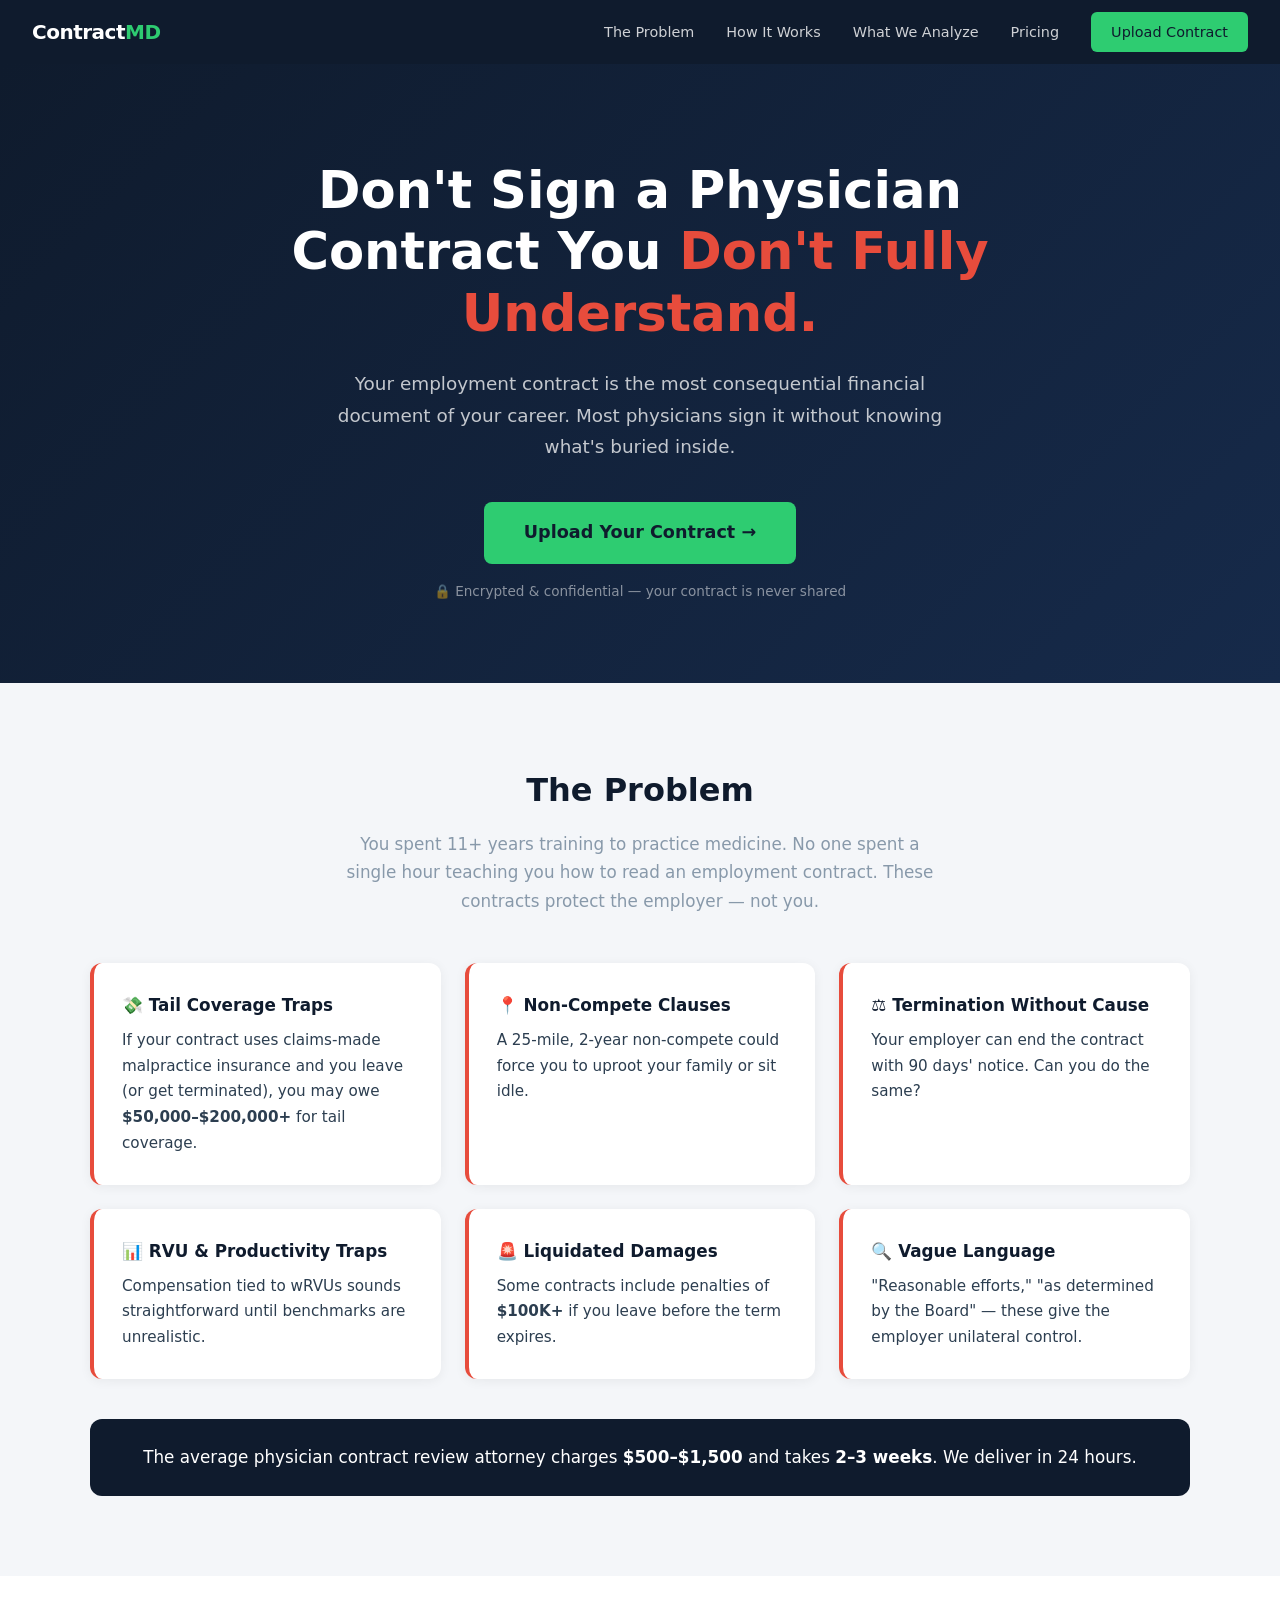
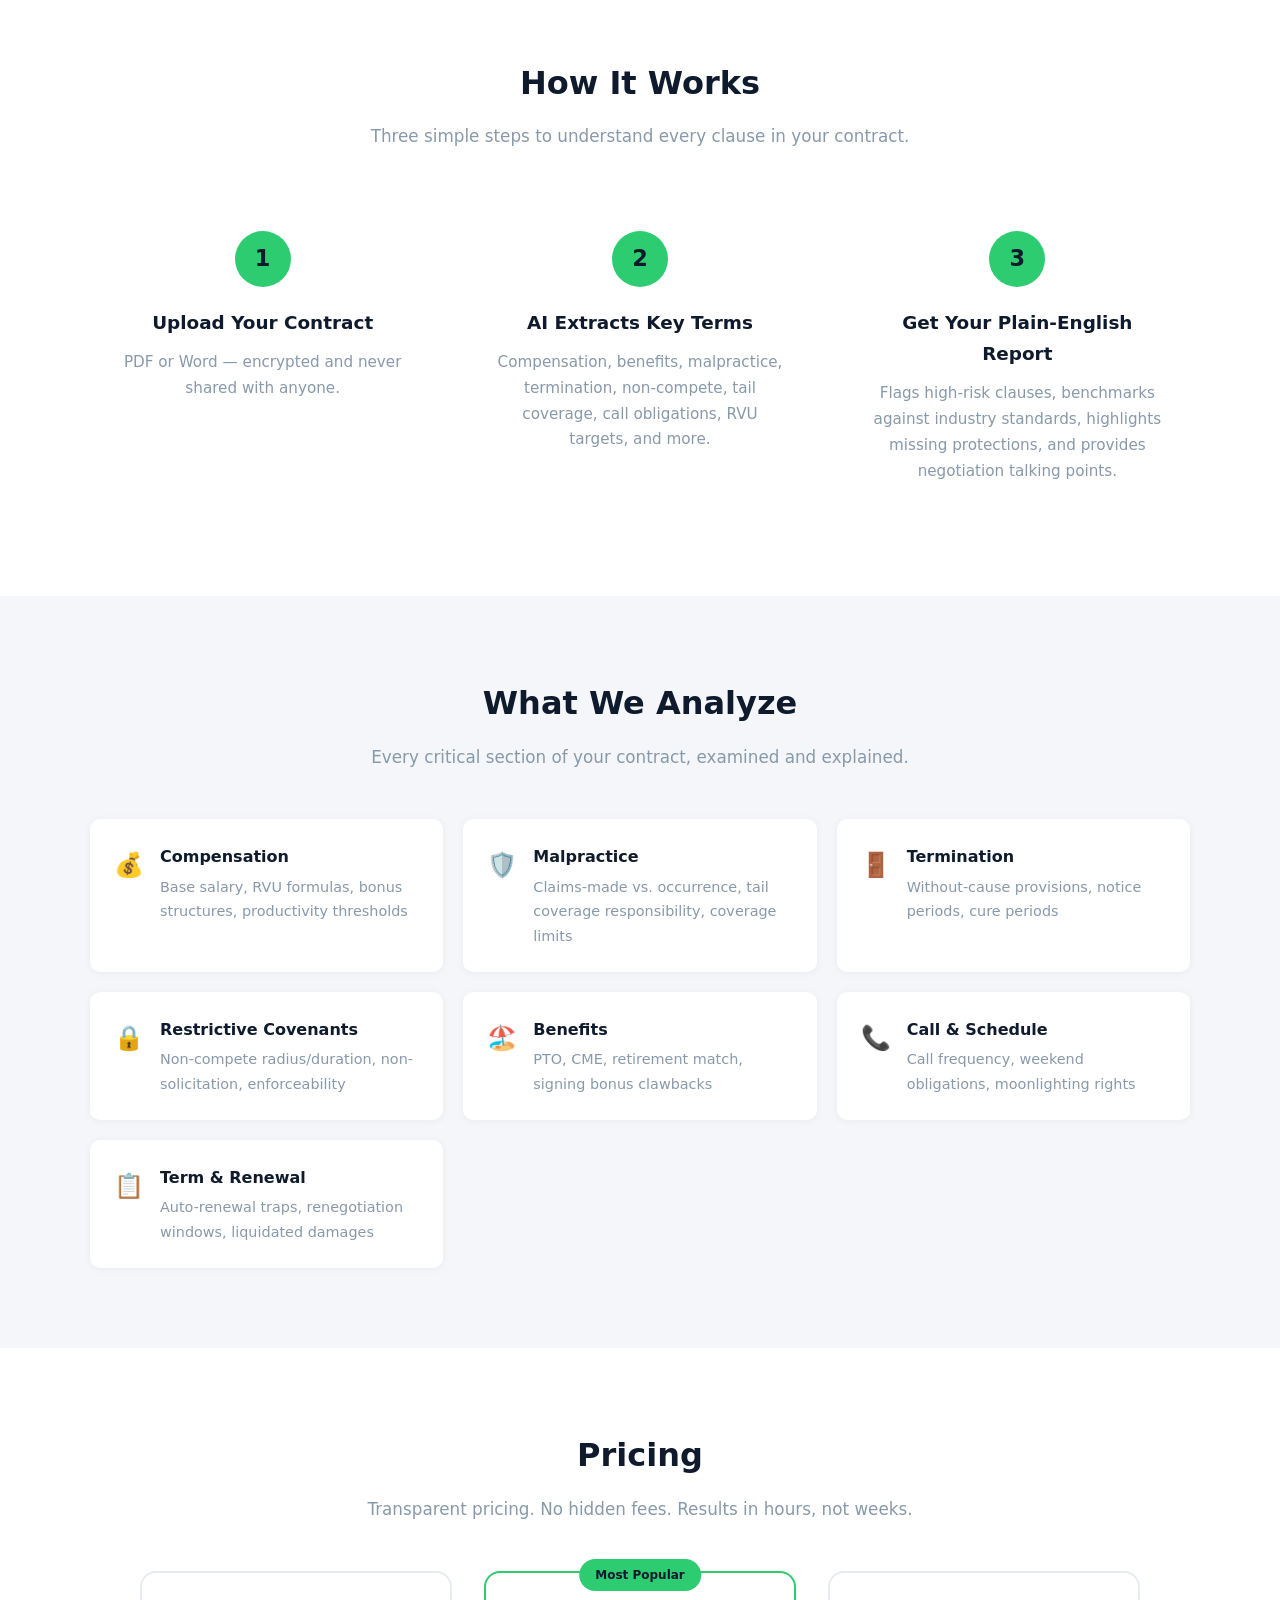
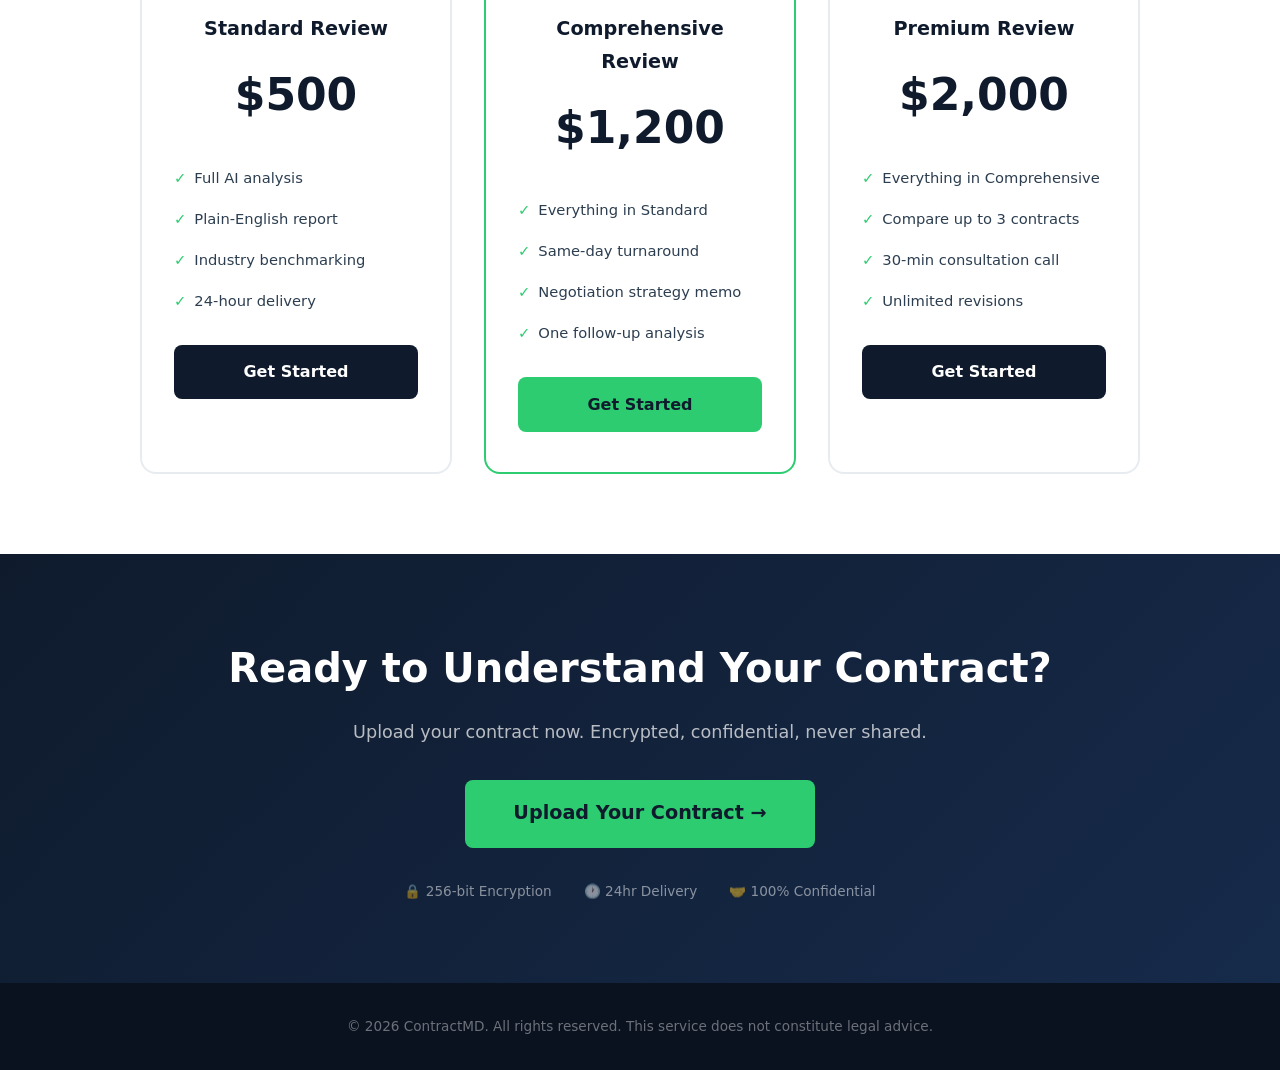
<file: index.html>
<!DOCTYPE html>
<html lang="en">
<head>
  <meta charset="UTF-8">
  <meta name="viewport" content="width=device-width, initial-scale=1.0">
  <title>Physician Contract Analyzer — Don't Sign What You Don't Understand</title>
  <meta name="description" content="AI-powered physician contract review. Get a plain-English report on compensation, malpractice, non-competes, and hidden risks in 24 hours.">
  <link rel="stylesheet" href="style.css">
</head>
<body>

<!-- Nav -->
<nav class="nav" id="nav">
  <a href="#" class="nav-logo">Contract<span>MD</span></a>
  <div class="nav-links" id="navLinks">
    <a href="#problem">The Problem</a>
    <a href="#how">How It Works</a>
    <a href="#analyze">What We Analyze</a>
    <a href="#pricing">Pricing</a>
    <a href="#cta" class="nav-cta">Upload Contract</a>
  </div>
  <button class="hamburger" id="hamburger" aria-label="Menu">
    <span></span><span></span><span></span>
  </button>
</nav>

<!-- Hero -->
<section class="hero" id="hero">
  <div class="container">
    <h1>Don't Sign a Physician Contract You <span class="highlight">Don't Fully Understand.</span></h1>
    <p>Your employment contract is the most consequential financial document of your career. Most physicians sign it without knowing what's buried inside.</p>
    <a href="#cta" class="btn-primary">Upload Your Contract →</a>
    <div class="hero-sub">🔒 Encrypted &amp; confidential — your contract is never shared</div>
  </div>
</section>

<!-- Problem -->
<section class="problem" id="problem">
  <div class="container">
    <h2 class="section-title">The Problem</h2>
    <p class="section-subtitle">You spent 11+ years training to practice medicine. No one spent a single hour teaching you how to read an employment contract. These contracts protect the employer — not you.</p>
    <div class="problem-grid">
      <div class="risk-card">
        <h3>💸 Tail Coverage Traps</h3>
        <p>If your contract uses claims-made malpractice insurance and you leave (or get terminated), you may owe <strong>$50,000–$200,000+</strong> for tail coverage.</p>
      </div>
      <div class="risk-card">
        <h3>📍 Non-Compete Clauses</h3>
        <p>A 25-mile, 2-year non-compete could force you to uproot your family or sit idle.</p>
      </div>
      <div class="risk-card">
        <h3>⚖️ Termination Without Cause</h3>
        <p>Your employer can end the contract with 90 days' notice. Can you do the same?</p>
      </div>
      <div class="risk-card">
        <h3>📊 RVU &amp; Productivity Traps</h3>
        <p>Compensation tied to wRVUs sounds straightforward until benchmarks are unrealistic.</p>
      </div>
      <div class="risk-card">
        <h3>🚨 Liquidated Damages</h3>
        <p>Some contracts include penalties of <strong>$100K+</strong> if you leave before the term expires.</p>
      </div>
      <div class="risk-card">
        <h3>🔍 Vague Language</h3>
        <p>"Reasonable efforts," "as determined by the Board" — these give the employer unilateral control.</p>
      </div>
    </div>
    <div class="problem-footer">
      The average physician contract review attorney charges <strong>$500–$1,500</strong> and takes <strong>2–3 weeks</strong>. We deliver in 24 hours.
    </div>
  </div>
</section>

<!-- How It Works -->
<section id="how">
  <div class="container">
    <h2 class="section-title">How It Works</h2>
    <p class="section-subtitle">Three simple steps to understand every clause in your contract.</p>
    <div class="steps">
      <div class="step">
        <div class="step-number">1</div>
        <h3>Upload Your Contract</h3>
        <p>PDF or Word — encrypted and never shared with anyone.</p>
      </div>
      <div class="step">
        <div class="step-number">2</div>
        <h3>AI Extracts Key Terms</h3>
        <p>Compensation, benefits, malpractice, termination, non-compete, tail coverage, call obligations, RVU targets, and more.</p>
      </div>
      <div class="step">
        <div class="step-number">3</div>
        <h3>Get Your Plain-English Report</h3>
        <p>Flags high-risk clauses, benchmarks against industry standards, highlights missing protections, and provides negotiation talking points.</p>
      </div>
    </div>
  </div>
</section>

<!-- What We Analyze -->
<section class="analyze" id="analyze">
  <div class="container">
    <h2 class="section-title">What We Analyze</h2>
    <p class="section-subtitle">Every critical section of your contract, examined and explained.</p>
    <div class="analyze-grid">
      <div class="analyze-item">
        <div class="analyze-icon">💰</div>
        <div><h3>Compensation</h3><p>Base salary, RVU formulas, bonus structures, productivity thresholds</p></div>
      </div>
      <div class="analyze-item">
        <div class="analyze-icon">🛡️</div>
        <div><h3>Malpractice</h3><p>Claims-made vs. occurrence, tail coverage responsibility, coverage limits</p></div>
      </div>
      <div class="analyze-item">
        <div class="analyze-icon">🚪</div>
        <div><h3>Termination</h3><p>Without-cause provisions, notice periods, cure periods</p></div>
      </div>
      <div class="analyze-item">
        <div class="analyze-icon">🔒</div>
        <div><h3>Restrictive Covenants</h3><p>Non-compete radius/duration, non-solicitation, enforceability</p></div>
      </div>
      <div class="analyze-item">
        <div class="analyze-icon">🏖️</div>
        <div><h3>Benefits</h3><p>PTO, CME, retirement match, signing bonus clawbacks</p></div>
      </div>
      <div class="analyze-item">
        <div class="analyze-icon">📞</div>
        <div><h3>Call &amp; Schedule</h3><p>Call frequency, weekend obligations, moonlighting rights</p></div>
      </div>
      <div class="analyze-item">
        <div class="analyze-icon">📋</div>
        <div><h3>Term &amp; Renewal</h3><p>Auto-renewal traps, renegotiation windows, liquidated damages</p></div>
      </div>
    </div>
  </div>
</section>

<!-- Pricing -->
<section id="pricing">
  <div class="container">
    <h2 class="section-title">Pricing</h2>
    <p class="section-subtitle">Transparent pricing. No hidden fees. Results in hours, not weeks.</p>
    <div class="pricing-cards">
      <div class="price-card">
        <h3>Standard Review</h3>
        <div class="price-amount">$500</div>
        <ul>
          <li>Full AI analysis</li>
          <li>Plain-English report</li>
          <li>Industry benchmarking</li>
          <li>24-hour delivery</li>
        </ul>
        <a href="#cta" class="btn-primary">Get Started</a>
      </div>
      <div class="price-card featured">
        <h3>Comprehensive Review</h3>
        <div class="price-amount">$1,200</div>
        <ul>
          <li>Everything in Standard</li>
          <li>Same-day turnaround</li>
          <li>Negotiation strategy memo</li>
          <li>One follow-up analysis</li>
        </ul>
        <a href="#cta" class="btn-primary">Get Started</a>
      </div>
      <div class="price-card">
        <h3>Premium Review</h3>
        <div class="price-amount">$2,000</div>
        <ul>
          <li>Everything in Comprehensive</li>
          <li>Compare up to 3 contracts</li>
          <li>30-min consultation call</li>
          <li>Unlimited revisions</li>
        </ul>
        <a href="#cta" class="btn-primary">Get Started</a>
      </div>
    </div>
  </div>
</section>

<!-- CTA -->
<section class="cta-section" id="cta">
  <div class="container">
    <h2>Ready to Understand Your Contract?</h2>
    <p>Upload your contract now. Encrypted, confidential, never shared.</p>
    <a href="#" class="btn-primary">Upload Your Contract →</a>
    <div class="trust-badges">
      <span>🔒 256-bit Encryption</span>
      <span>🕐 24hr Delivery</span>
      <span>🤝 100% Confidential</span>
    </div>
  </div>
</section>

<footer>
  <p>&copy; 2026 ContractMD. All rights reserved. This service does not constitute legal advice.</p>
</footer>

<script>
// Sticky nav shadow
const nav = document.getElementById('nav');
window.addEventListener('scroll', () => {
  nav.classList.toggle('scrolled', window.scrollY > 10);
});

// Mobile menu
document.getElementById('hamburger').addEventListener('click', () => {
  document.getElementById('navLinks').classList.toggle('open');
});

// Close mobile menu on link click
document.querySelectorAll('.nav-links a').forEach(a => {
  a.addEventListener('click', () => {
    document.getElementById('navLinks').classList.remove('open');
  });
});
</script>
</body>
</html>
</file>
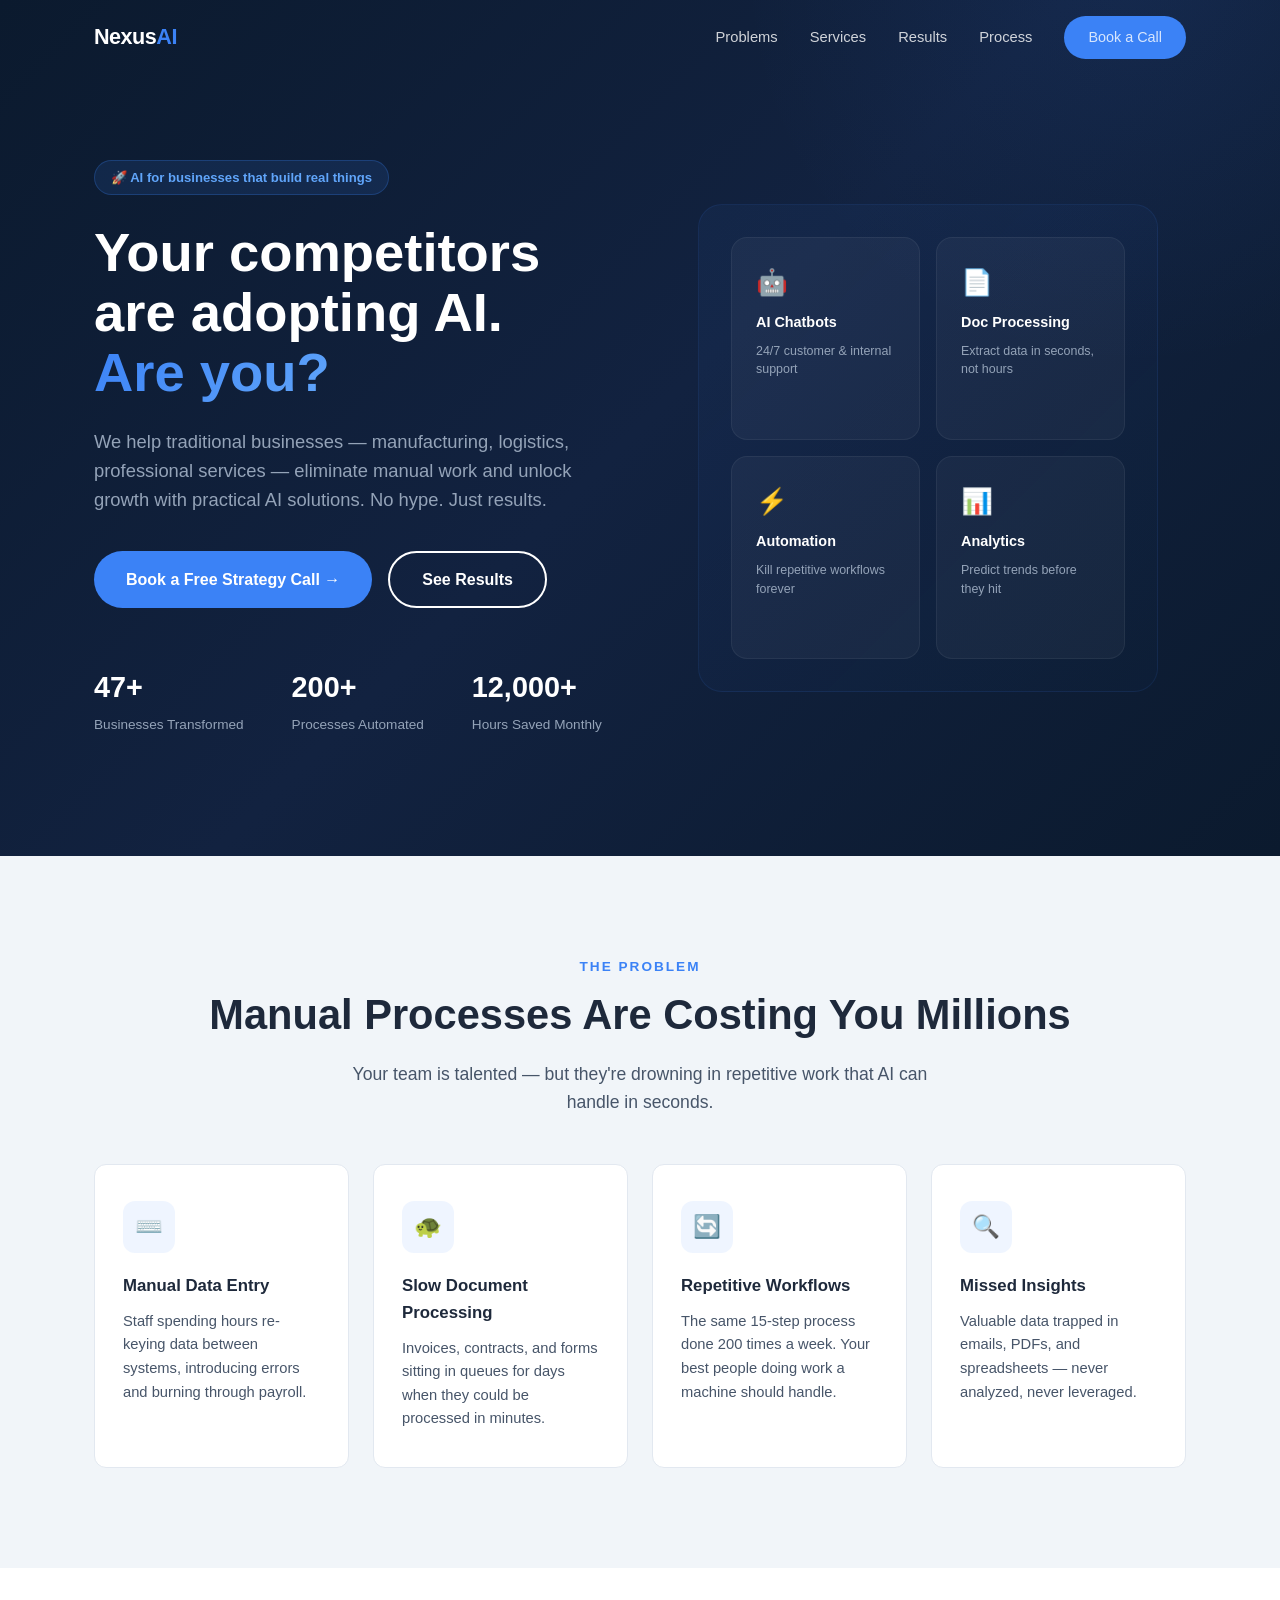
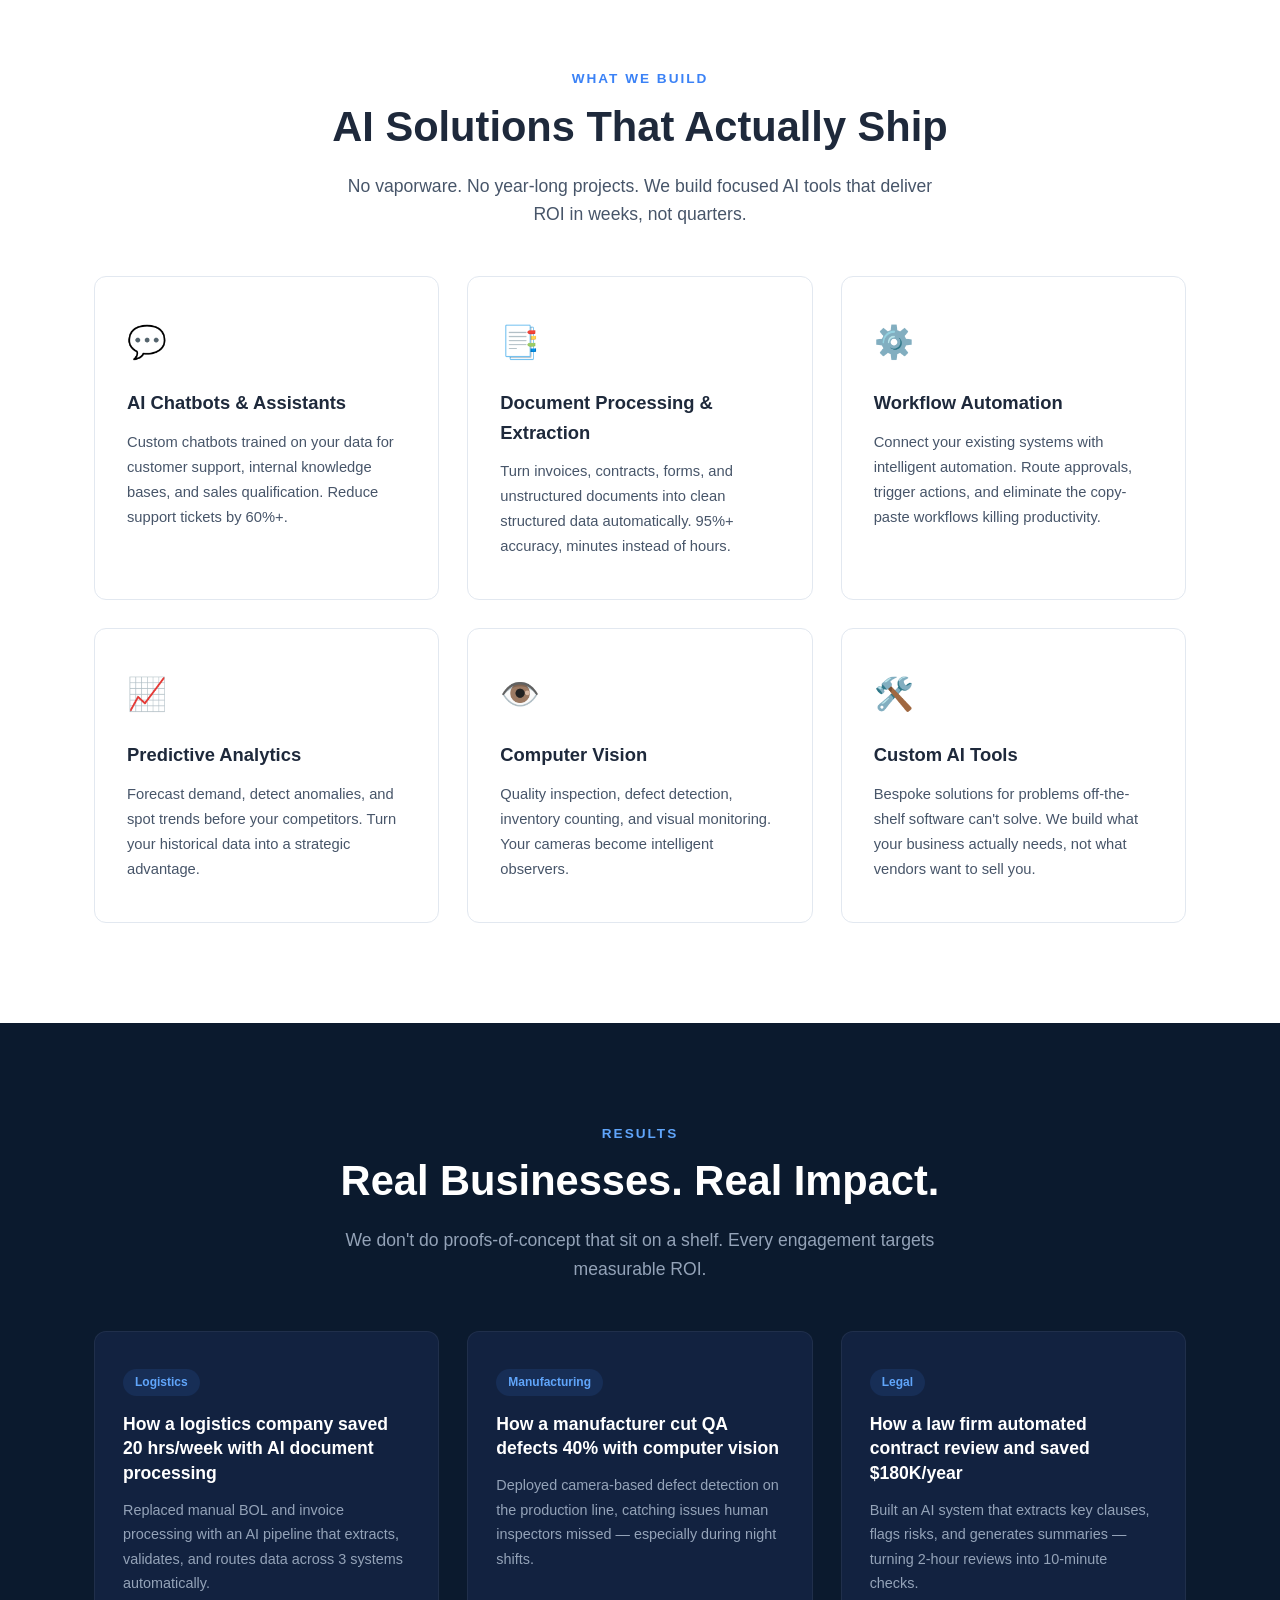
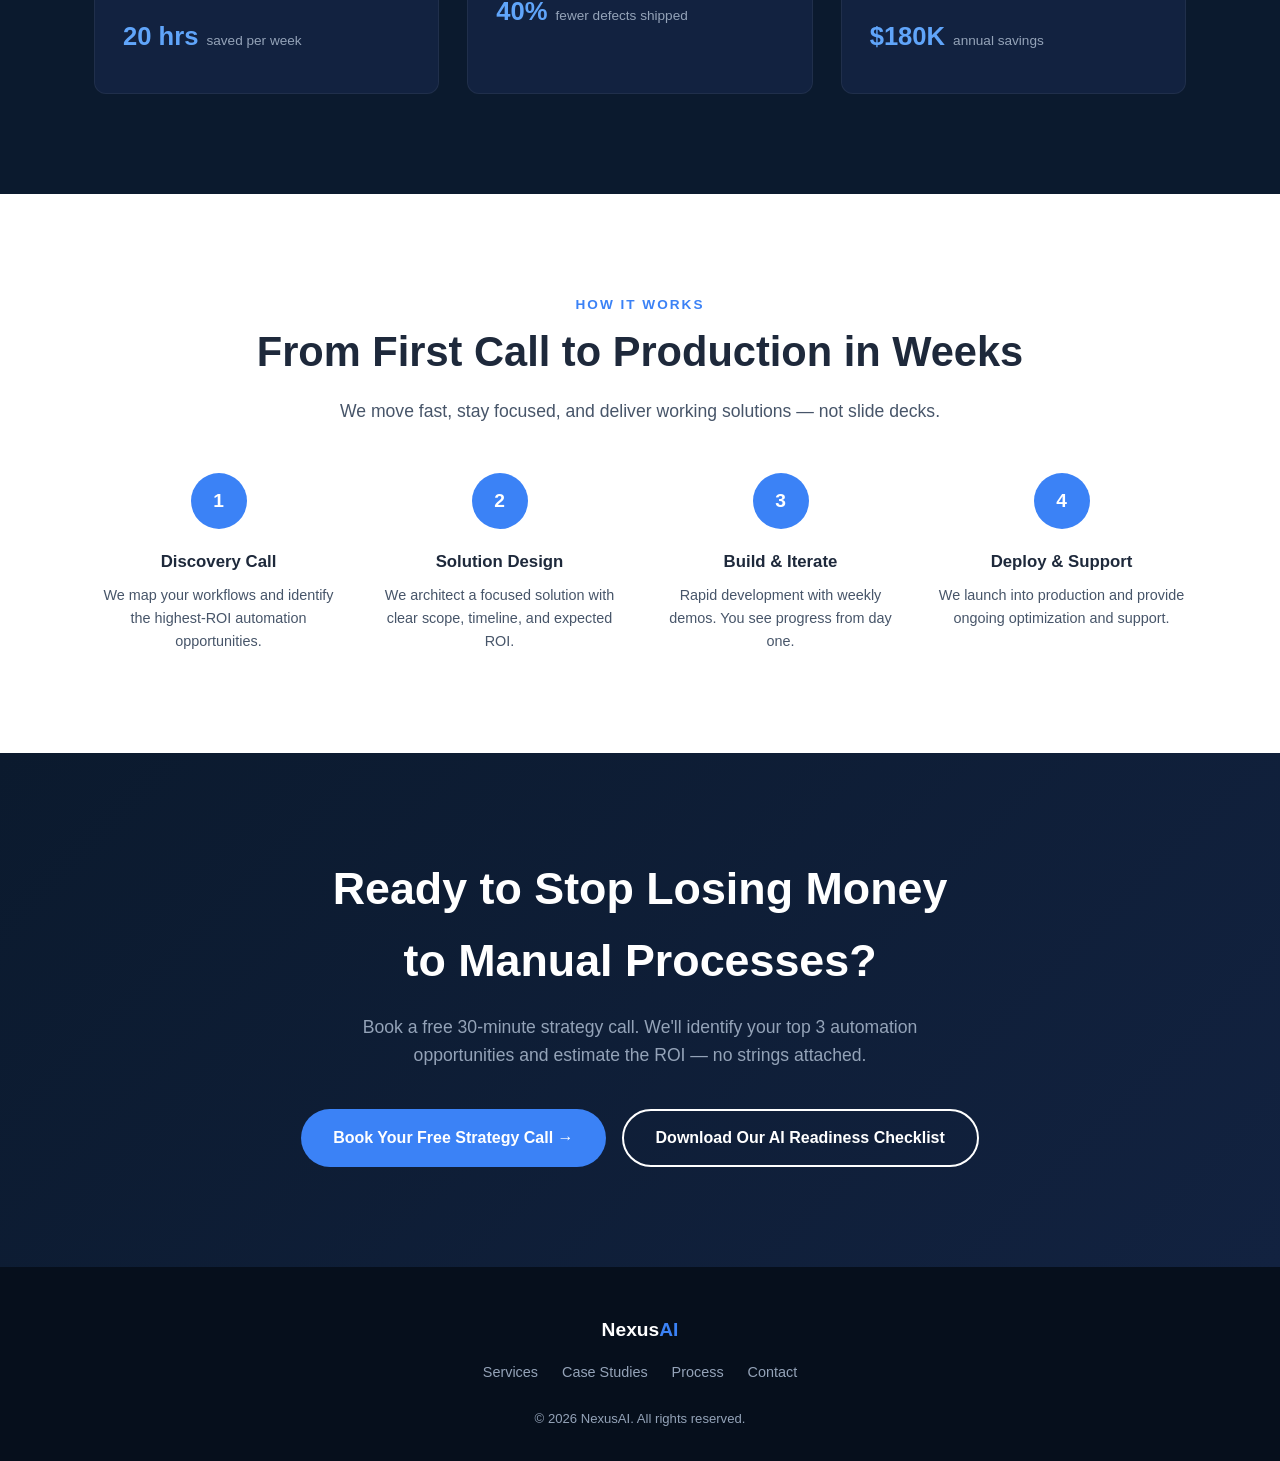
<file: ai-services-landing/index.html>
<!DOCTYPE html>
<html lang="en">
<head>
  <meta charset="UTF-8">
  <meta name="viewport" content="width=device-width, initial-scale=1.0">
  <title>NexusAI — AI Integration for Traditional Businesses</title>
  <meta name="description" content="We help $5-50M businesses automate manual processes with AI. Chatbots, document processing, workflow automation, and predictive analytics.">
  <link rel="stylesheet" href="style.css">
</head>
<body>

<!-- Nav -->
<nav class="nav" id="nav">
  <div class="container">
    <a href="#" class="nav-logo">Nexus<span>AI</span></a>
    <div class="nav-links" id="navLinks">
      <a href="#problems">Problems</a>
      <a href="#services">Services</a>
      <a href="#results">Results</a>
      <a href="#process">Process</a>
      <a href="#cta" class="btn btn-primary nav-cta">Book a Call</a>
    </div>
    <button class="nav-toggle" id="navToggle" aria-label="Toggle menu">
      <span></span><span></span><span></span>
    </button>
  </div>
</nav>

<!-- Hero -->
<section class="hero" id="hero">
  <div class="container">
    <div class="hero-grid">
      <div class="hero-content">
        <div class="hero-badge">🚀 AI for businesses that build real things</div>
        <h1>Your competitors are adopting AI.<br><span>Are you?</span></h1>
        <p>We help traditional businesses — manufacturing, logistics, professional services — eliminate manual work and unlock growth with practical AI solutions. No hype. Just results.</p>
        <div class="hero-buttons">
          <a href="#cta" class="btn btn-primary">Book a Free Strategy Call →</a>
          <a href="#results" class="btn btn-outline">See Results</a>
        </div>
        <div class="hero-stats">
          <div class="hero-stat"><strong>47+</strong><span>Businesses Transformed</span></div>
          <div class="hero-stat"><strong>200+</strong><span>Processes Automated</span></div>
          <div class="hero-stat"><strong>12,000+</strong><span>Hours Saved Monthly</span></div>
        </div>
      </div>
      <div class="hero-visual">
        <div class="hero-graphic">
          <div class="hero-card"><div class="icon">🤖</div><h4>AI Chatbots</h4><p>24/7 customer & internal support</p></div>
          <div class="hero-card"><div class="icon">📄</div><h4>Doc Processing</h4><p>Extract data in seconds, not hours</p></div>
          <div class="hero-card"><div class="icon">⚡</div><h4>Automation</h4><p>Kill repetitive workflows forever</p></div>
          <div class="hero-card"><div class="icon">📊</div><h4>Analytics</h4><p>Predict trends before they hit</p></div>
        </div>
      </div>
    </div>
  </div>
</section>

<!-- Problems -->
<section class="problems section" id="problems">
  <div class="container">
    <div class="text-center">
      <div class="section-label">The Problem</div>
      <h2 class="section-title">Manual Processes Are Costing You Millions</h2>
      <p class="section-sub mx-auto">Your team is talented — but they're drowning in repetitive work that AI can handle in seconds.</p>
    </div>
    <div class="problems-grid">
      <div class="problem-card">
        <div class="problem-icon">⌨️</div>
        <h3>Manual Data Entry</h3>
        <p>Staff spending hours re-keying data between systems, introducing errors and burning through payroll.</p>
      </div>
      <div class="problem-card">
        <div class="problem-icon">🐢</div>
        <h3>Slow Document Processing</h3>
        <p>Invoices, contracts, and forms sitting in queues for days when they could be processed in minutes.</p>
      </div>
      <div class="problem-card">
        <div class="problem-icon">🔄</div>
        <h3>Repetitive Workflows</h3>
        <p>The same 15-step process done 200 times a week. Your best people doing work a machine should handle.</p>
      </div>
      <div class="problem-card">
        <div class="problem-icon">🔍</div>
        <h3>Missed Insights</h3>
        <p>Valuable data trapped in emails, PDFs, and spreadsheets — never analyzed, never leveraged.</p>
      </div>
    </div>
  </div>
</section>

<!-- Services -->
<section class="section" id="services">
  <div class="container">
    <div class="text-center">
      <div class="section-label">What We Build</div>
      <h2 class="section-title">AI Solutions That Actually Ship</h2>
      <p class="section-sub mx-auto">No vaporware. No year-long projects. We build focused AI tools that deliver ROI in weeks, not quarters.</p>
    </div>
    <div class="services-grid">
      <div class="service-card">
        <div class="service-icon">💬</div>
        <h3>AI Chatbots & Assistants</h3>
        <p>Custom chatbots trained on your data for customer support, internal knowledge bases, and sales qualification. Reduce support tickets by 60%+.</p>
      </div>
      <div class="service-card">
        <div class="service-icon">📑</div>
        <h3>Document Processing & Extraction</h3>
        <p>Turn invoices, contracts, forms, and unstructured documents into clean structured data automatically. 95%+ accuracy, minutes instead of hours.</p>
      </div>
      <div class="service-card">
        <div class="service-icon">⚙️</div>
        <h3>Workflow Automation</h3>
        <p>Connect your existing systems with intelligent automation. Route approvals, trigger actions, and eliminate the copy-paste workflows killing productivity.</p>
      </div>
      <div class="service-card">
        <div class="service-icon">📈</div>
        <h3>Predictive Analytics</h3>
        <p>Forecast demand, detect anomalies, and spot trends before your competitors. Turn your historical data into a strategic advantage.</p>
      </div>
      <div class="service-card">
        <div class="service-icon">👁️</div>
        <h3>Computer Vision</h3>
        <p>Quality inspection, defect detection, inventory counting, and visual monitoring. Your cameras become intelligent observers.</p>
      </div>
      <div class="service-card">
        <div class="service-icon">🛠️</div>
        <h3>Custom AI Tools</h3>
        <p>Bespoke solutions for problems off-the-shelf software can't solve. We build what your business actually needs, not what vendors want to sell you.</p>
      </div>
    </div>
  </div>
</section>

<!-- Case Studies -->
<section class="cases section" id="results">
  <div class="container">
    <div class="text-center">
      <div class="section-label">Results</div>
      <h2 class="section-title">Real Businesses. Real Impact.</h2>
      <p class="section-sub mx-auto">We don't do proofs-of-concept that sit on a shelf. Every engagement targets measurable ROI.</p>
    </div>
    <div class="cases-grid">
      <div class="case-card">
        <div class="case-tag">Logistics</div>
        <h3>How a logistics company saved 20 hrs/week with AI document processing</h3>
        <p>Replaced manual BOL and invoice processing with an AI pipeline that extracts, validates, and routes data across 3 systems automatically.</p>
        <div class="case-metric"><strong>20 hrs</strong><span>saved per week</span></div>
      </div>
      <div class="case-card">
        <div class="case-tag">Manufacturing</div>
        <h3>How a manufacturer cut QA defects 40% with computer vision</h3>
        <p>Deployed camera-based defect detection on the production line, catching issues human inspectors missed — especially during night shifts.</p>
        <div class="case-metric"><strong>40%</strong><span>fewer defects shipped</span></div>
      </div>
      <div class="case-card">
        <div class="case-tag">Legal</div>
        <h3>How a law firm automated contract review and saved $180K/year</h3>
        <p>Built an AI system that extracts key clauses, flags risks, and generates summaries — turning 2-hour reviews into 10-minute checks.</p>
        <div class="case-metric"><strong>$180K</strong><span>annual savings</span></div>
      </div>
    </div>
  </div>
</section>

<!-- Process -->
<section class="section" id="process">
  <div class="container">
    <div class="text-center">
      <div class="section-label">How It Works</div>
      <h2 class="section-title">From First Call to Production in Weeks</h2>
      <p class="section-sub mx-auto">We move fast, stay focused, and deliver working solutions — not slide decks.</p>
    </div>
    <div class="process-grid">
      <div class="process-step">
        <h3>Discovery Call</h3>
        <p>We map your workflows and identify the highest-ROI automation opportunities.</p>
      </div>
      <div class="process-step">
        <h3>Solution Design</h3>
        <p>We architect a focused solution with clear scope, timeline, and expected ROI.</p>
      </div>
      <div class="process-step">
        <h3>Build & Iterate</h3>
        <p>Rapid development with weekly demos. You see progress from day one.</p>
      </div>
      <div class="process-step">
        <h3>Deploy & Support</h3>
        <p>We launch into production and provide ongoing optimization and support.</p>
      </div>
    </div>
  </div>
</section>

<!-- CTA -->
<section class="cta" id="cta">
  <div class="container">
    <h2>Ready to Stop Losing Money<br>to Manual Processes?</h2>
    <p>Book a free 30-minute strategy call. We'll identify your top 3 automation opportunities and estimate the ROI — no strings attached.</p>
    <div class="cta-buttons">
      <a href="#" class="btn btn-primary">Book Your Free Strategy Call →</a>
      <a href="#" class="btn btn-outline">Download Our AI Readiness Checklist</a>
    </div>
  </div>
</section>

<!-- Footer -->
<footer class="footer">
  <div class="container">
    <div class="footer-logo">Nexus<span>AI</span></div>
    <div class="footer-links">
      <a href="#services">Services</a>
      <a href="#results">Case Studies</a>
      <a href="#process">Process</a>
      <a href="#cta">Contact</a>
    </div>
    <p>&copy; 2026 NexusAI. All rights reserved.</p>
  </div>
</footer>

<script>
// Sticky nav
const nav = document.getElementById('nav');
window.addEventListener('scroll', () => {
  nav.classList.toggle('scrolled', window.scrollY > 40);
});

// Mobile toggle
document.getElementById('navToggle').addEventListener('click', () => {
  document.getElementById('navLinks').classList.toggle('active');
});

// Close mobile nav on link click
document.querySelectorAll('.nav-links a').forEach(a => {
  a.addEventListener('click', () => {
    document.getElementById('navLinks').classList.remove('active');
  });
});
</script>

</body>
</html>
</file>
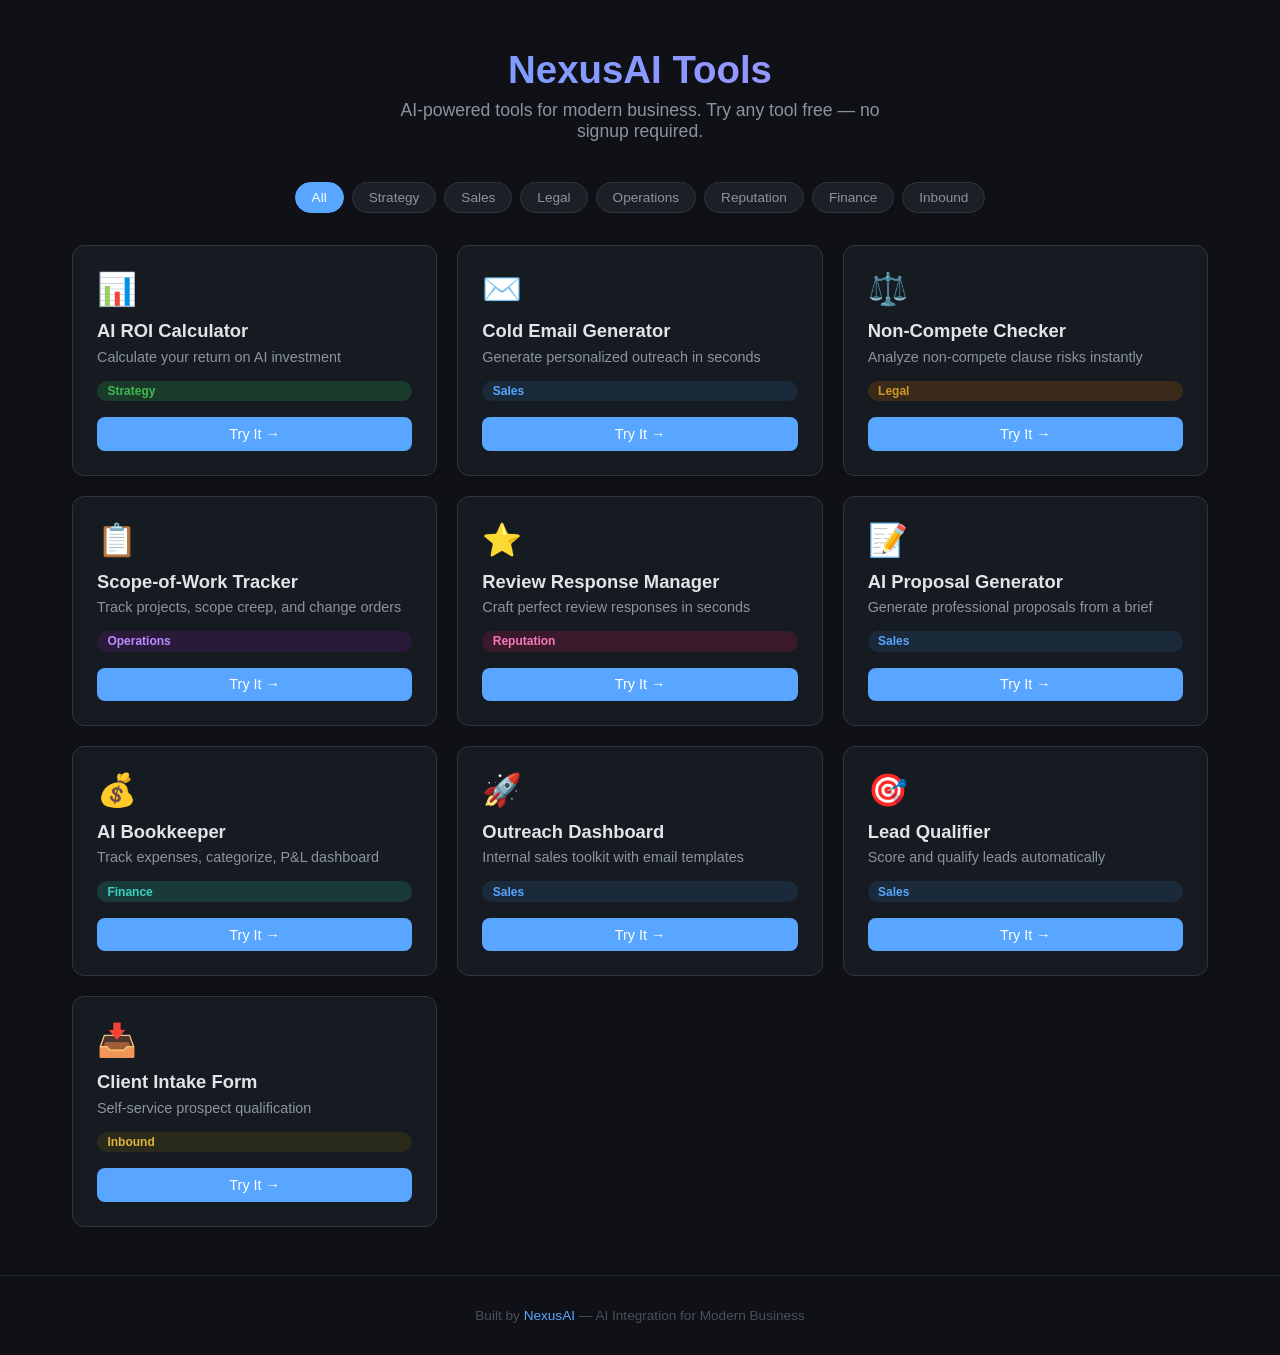
<file: apps/index.html>
<!DOCTYPE html>
<html lang="en">
<head>
<meta charset="UTF-8">
<meta name="viewport" content="width=device-width, initial-scale=1.0">
<title>NexusAI Tools</title>
<style>
*{margin:0;padding:0;box-sizing:border-box}
body{font-family:-apple-system,BlinkMacSystemFont,'Segoe UI',Roboto,sans-serif;background:#0f1117;color:#e1e4e8;min-height:100vh;display:flex;flex-direction:column}
header{text-align:center;padding:3rem 1.5rem 1.5rem}
header h1{font-size:2.4rem;background:linear-gradient(135deg,#58a6ff,#bc8cff);-webkit-background-clip:text;-webkit-text-fill-color:transparent;margin-bottom:.5rem}
header p{color:#8b949e;font-size:1.1rem;max-width:500px;margin:0 auto}
.filters{display:flex;flex-wrap:wrap;justify-content:center;gap:.5rem;padding:1rem 1.5rem 2rem}
.filters button{background:#1c1f26;border:1px solid #30363d;color:#8b949e;padding:.45rem 1rem;border-radius:20px;cursor:pointer;font-size:.85rem;transition:.2s}
.filters button:hover,.filters button.active{background:#58a6ff;color:#fff;border-color:#58a6ff}
.grid{display:grid;grid-template-columns:repeat(auto-fill,minmax(280px,1fr));gap:1.25rem;padding:0 2rem 3rem;max-width:1200px;margin:0 auto;width:100%;flex:1}
.card{background:#161b22;border:1px solid #30363d;border-radius:12px;padding:1.5rem;display:flex;flex-direction:column;transition:.25s}
.card:hover{border-color:#58a6ff;transform:translateY(-3px)}
.card.hidden{display:none}
.card .emoji{font-size:2rem;margin-bottom:.75rem}
.card h2{font-size:1.15rem;margin-bottom:.4rem}
.card .desc{color:#8b949e;font-size:.9rem;flex:1;margin-bottom:1rem}
.tag{display:inline-block;padding:.2rem .65rem;border-radius:10px;font-size:.75rem;font-weight:600;margin-bottom:1rem}
.tag-Strategy{background:#1a3a2a;color:#3fb950}
.tag-Sales{background:#1a2a3a;color:#58a6ff}
.tag-Legal{background:#3a2a1a;color:#d29922}
.tag-Operations{background:#2a1a3a;color:#bc8cff}
.tag-Reputation{background:#3a1a2a;color:#f778ba}
.tag-Finance{background:#1a3a3a;color:#39d2c0}
.tag-Inbound{background:#2a2a1a;color:#e3b341}
.btn{display:inline-block;background:#58a6ff;color:#fff;text-decoration:none;padding:.55rem 1.2rem;border-radius:8px;font-size:.9rem;font-weight:500;transition:.2s;text-align:center}
.btn:hover{background:#79b8ff}
footer{text-align:center;padding:2rem;color:#484f58;font-size:.85rem;border-top:1px solid #21262d}
footer a{color:#58a6ff;text-decoration:none}
</style>
</head>
<body>
<header>
<h1>NexusAI Tools</h1>
<p>AI-powered tools for modern business. Try any tool free — no signup required.</p>
</header>
<nav class="filters">
<button class="active" onclick="filter('All')">All</button>
<button onclick="filter('Strategy')">Strategy</button>
<button onclick="filter('Sales')">Sales</button>
<button onclick="filter('Legal')">Legal</button>
<button onclick="filter('Operations')">Operations</button>
<button onclick="filter('Reputation')">Reputation</button>
<button onclick="filter('Finance')">Finance</button>
<button onclick="filter('Inbound')">Inbound</button>
</nav>
<main class="grid" id="grid"></main>
<footer>Built by <a href="https://nexusai.dev">NexusAI</a> — AI Integration for Modern Business</footer>
<script>
const tools=[
{name:"AI ROI Calculator",emoji:"📊",desc:"Calculate your return on AI investment",tag:"Strategy",url:"https://joesmod.github.io/physician-contract-analyzer/apps/roi-calculator/"},
{name:"Cold Email Generator",emoji:"✉️",desc:"Generate personalized outreach in seconds",tag:"Sales",url:"https://joesmod.github.io/physician-contract-analyzer/apps/cold-email-generator/"},
{name:"Non-Compete Checker",emoji:"⚖️",desc:"Analyze non-compete clause risks instantly",tag:"Legal",url:"https://joesmod.github.io/physician-contract-analyzer/apps/non-compete-checker/"},
{name:"Scope-of-Work Tracker",emoji:"📋",desc:"Track projects, scope creep, and change orders",tag:"Operations",url:"https://joesmod.github.io/physician-contract-analyzer/apps/scope-tracker/"},
{name:"Review Response Manager",emoji:"⭐",desc:"Craft perfect review responses in seconds",tag:"Reputation",url:"https://joesmod.github.io/physician-contract-analyzer/apps/review-manager/"},
{name:"AI Proposal Generator",emoji:"📝",desc:"Generate professional proposals from a brief",tag:"Sales",url:"https://joesmod.github.io/physician-contract-analyzer/apps/proposal-generator/"},
{name:"AI Bookkeeper",emoji:"💰",desc:"Track expenses, categorize, P&L dashboard",tag:"Finance",url:"https://joesmod.github.io/physician-contract-analyzer/apps/ai-bookkeeper/"},
{name:"Outreach Dashboard",emoji:"🚀",desc:"Internal sales toolkit with email templates",tag:"Sales",url:"https://joesmod.github.io/physician-contract-analyzer/apps/outreach-dashboard/"},
{name:"Lead Qualifier",emoji:"🎯",desc:"Score and qualify leads automatically",tag:"Sales",url:"https://joesmod.github.io/physician-contract-analyzer/apps/lead-qualifier/"},
{name:"Client Intake Form",emoji:"📥",desc:"Self-service prospect qualification",tag:"Inbound",url:"https://joesmod.github.io/physician-contract-analyzer/apps/client-intake/"}
];
const grid=document.getElementById('grid');
tools.forEach(t=>{
grid.innerHTML+=`<div class="card" data-tag="${t.tag}"><div class="emoji">${t.emoji}</div><h2>${t.name}</h2><p class="desc">${t.desc}</p><span class="tag tag-${t.tag}">${t.tag}</span><a class="btn" href="${t.url}">Try It →</a></div>`;
});
function filter(tag){
document.querySelectorAll('.filters button').forEach(b=>b.classList.toggle('active',b.textContent===tag));
document.querySelectorAll('.card').forEach(c=>c.classList.toggle('hidden',tag!=='All'&&c.dataset.tag!==tag));
}
</script>
</body>
</html>
</file>
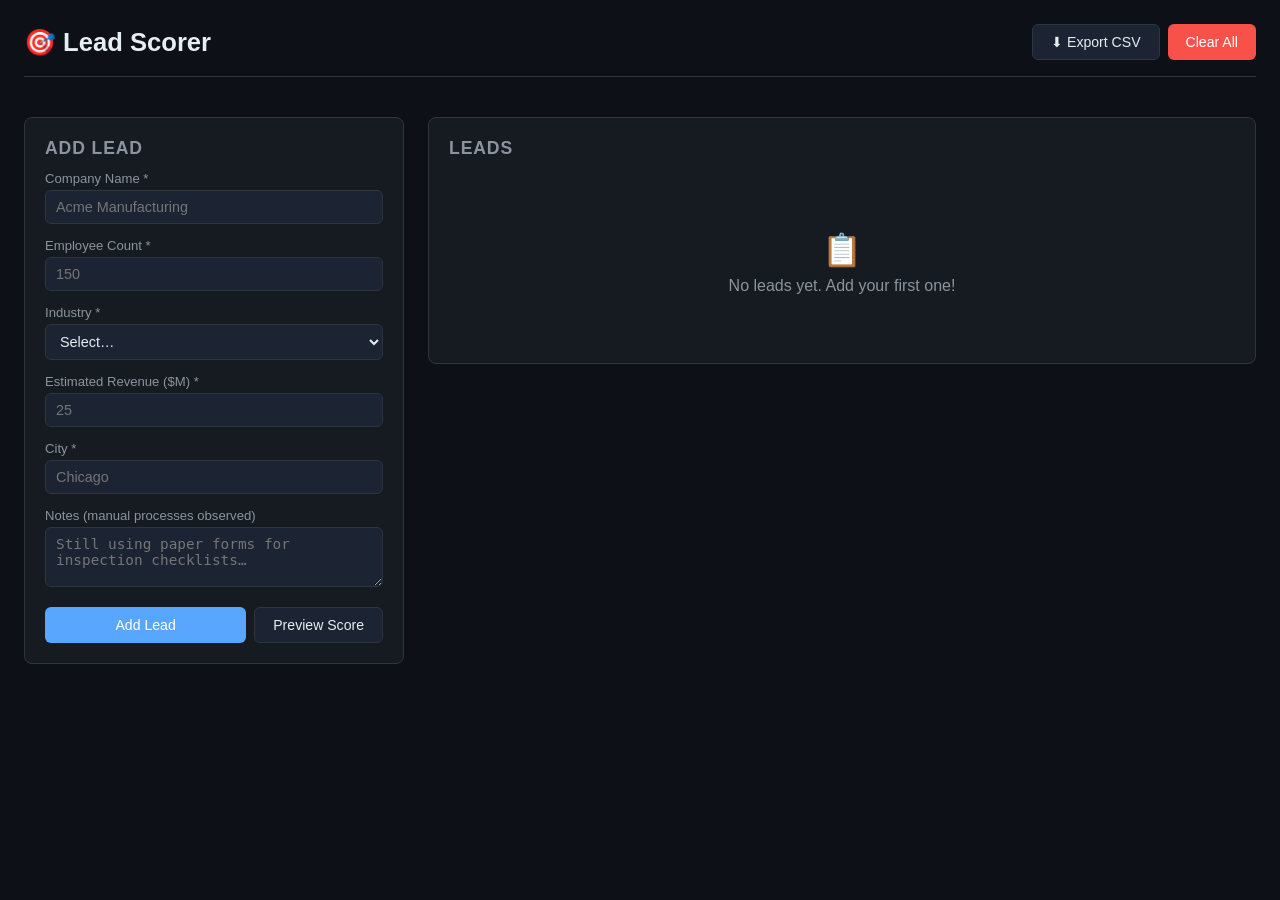
<file: lead-scorer/index.html>
<!DOCTYPE html>
<html lang="en">
<head>
<meta charset="UTF-8">
<meta name="viewport" content="width=device-width, initial-scale=1.0">
<title>Lead Scorer — AI Integration Consulting</title>
<link rel="stylesheet" href="style.css">
</head>
<body>

<header>
  <h1>🎯 Lead Scorer</h1>
  <div style="display:flex;gap:8px">
    <button class="btn btn-secondary" onclick="exportCSV()">⬇ Export CSV</button>
    <button class="btn btn-danger" onclick="clearAll()">Clear All</button>
  </div>
</header>

<div class="stats-bar" id="stats"></div>

<div class="layout">
  <!-- Input Form -->
  <div class="panel">
    <h2>Add Lead</h2>
    <form id="leadForm" onsubmit="return addLead(event)">
      <div class="form-group">
        <label>Company Name *</label>
        <input id="f_name" required placeholder="Acme Manufacturing">
      </div>
      <div class="form-group">
        <label>Employee Count *</label>
        <input id="f_employees" type="number" required min="1" placeholder="150">
      </div>
      <div class="form-group">
        <label>Industry *</label>
        <select id="f_industry" required>
          <option value="">Select…</option>
          <option value="manufacturing">Manufacturing</option>
          <option value="logistics">Logistics & Distribution</option>
          <option value="construction">Construction</option>
          <option value="food_production">Food Production</option>
          <option value="healthcare">Healthcare</option>
          <option value="professional_services">Professional Services</option>
          <option value="retail">Retail</option>
          <option value="real_estate">Real Estate</option>
          <option value="finance">Finance & Insurance</option>
          <option value="education">Education</option>
          <option value="tech">Technology</option>
          <option value="other">Other</option>
        </select>
      </div>
      <div class="form-group">
        <label>Estimated Revenue ($M) *</label>
        <input id="f_revenue" type="number" required min="0" step="0.1" placeholder="25">
      </div>
      <div class="form-group">
        <label>City *</label>
        <input id="f_city" required placeholder="Chicago">
      </div>
      <div class="form-group">
        <label>Notes (manual processes observed)</label>
        <textarea id="f_notes" placeholder="Still using paper forms for inspection checklists…"></textarea>
      </div>
      <div id="preview" class="score-breakdown"></div>
      <div class="btn-row">
        <button type="submit" class="btn btn-primary" style="flex:1">Add Lead</button>
        <button type="button" class="btn btn-secondary" onclick="previewScore()">Preview Score</button>
      </div>
    </form>
  </div>

  <!-- Leads Table -->
  <div class="panel" style="overflow-x:auto">
    <div class="leads-header">
      <h2>Leads</h2>
      <span id="leadCount" style="font-size:.82rem;color:var(--text-dim)"></span>
    </div>
    <div id="tableWrap"></div>
  </div>
</div>

<script>
const STORAGE_KEY = 'lead_scorer_data';

const INDUSTRY_SCORES = {
  manufacturing: { fit: 10, manual: 10 },
  logistics: { fit: 9, manual: 9 },
  construction: { fit: 9, manual: 9 },
  food_production: { fit: 10, manual: 10 },
  healthcare: { fit: 7, manual: 7 },
  professional_services: { fit: 5, manual: 5 },
  retail: { fit: 6, manual: 6 },
  real_estate: { fit: 5, manual: 5 },
  finance: { fit: 4, manual: 4 },
  education: { fit: 4, manual: 5 },
  tech: { fit: 2, manual: 2 },
  other: { fit: 5, manual: 5 },
};

const INDUSTRY_LABELS = {
  manufacturing: 'Manufacturing', logistics: 'Logistics & Distribution',
  construction: 'Construction', food_production: 'Food Production',
  healthcare: 'Healthcare', professional_services: 'Professional Services',
  retail: 'Retail', real_estate: 'Real Estate', finance: 'Finance & Insurance',
  education: 'Education', tech: 'Technology', other: 'Other'
};

function load() {
  try { return JSON.parse(localStorage.getItem(STORAGE_KEY)) || []; } catch { return []; }
}
function save(leads) { localStorage.setItem(STORAGE_KEY, JSON.stringify(leads)); }

function calcScore(emp, industry, rev, city) {
  // Company size: sweet spot 50-500
  let size;
  if (emp >= 50 && emp <= 500) size = 10;
  else if (emp >= 20 && emp < 50) size = 7;
  else if (emp > 500 && emp <= 1000) size = 6;
  else if (emp > 1000 && emp <= 2000) size = 4;
  else if (emp < 20) size = 3;
  else size = 2;

  const ind = INDUSTRY_SCORES[industry] || { fit: 5, manual: 5 };

  // Revenue: sweet spot $5-50M
  let revScore;
  if (rev >= 5 && rev <= 50) revScore = 10;
  else if (rev > 50 && rev <= 100) revScore = 7;
  else if (rev >= 2 && rev < 5) revScore = 6;
  else if (rev > 100 && rev <= 200) revScore = 4;
  else if (rev < 2) revScore = 3;
  else revScore = 2;

  // Geo
  const c = city.toLowerCase().trim();
  let geo = 3;
  if (c === 'chicago' || c.includes('chicago')) geo = 10;
  else if (c.includes('los angeles') || c === 'la') geo = 7;
  else if (c.includes('new york') || c === 'nyc' || c === 'ny') geo = 7;
  else if (['houston','dallas','phoenix','philadelphia','san antonio','denver','seattle','boston','atlanta','miami','detroit','minneapolis','st. louis','indianapolis','milwaukee','columbus','cleveland','cincinnati','kansas city','nashville','memphis','louisville','portland','pittsburgh'].includes(c)) geo = 5;

  const breakdown = { size, industry: ind.fit, manual: ind.manual, revenue: revScore, geo };
  // Weighted composite: size 20%, industry 25%, manual 25%, revenue 15%, geo 15%
  const composite = Math.round(
    size * 2 + ind.fit * 2.5 + ind.manual * 2.5 + revScore * 1.5 + geo * 1.5
  );
  return { composite: Math.min(100, Math.max(1, composite)), breakdown };
}

function scoreClass(s) { return s >= 70 ? 'score-green' : s >= 45 ? 'score-yellow' : 'score-red'; }
function priorityLabel(s) {
  if (s >= 70) return '<span class="priority-tag" style="color:var(--green)">🟢 High Priority</span>';
  if (s >= 45) return '<span class="priority-tag" style="color:var(--yellow)">🟡 Medium</span>';
  return '<span class="priority-tag" style="color:var(--red)">🔴 Low</span>';
}

function getFormData() {
  return {
    name: document.getElementById('f_name').value.trim(),
    employees: parseInt(document.getElementById('f_employees').value),
    industry: document.getElementById('f_industry').value,
    revenue: parseFloat(document.getElementById('f_revenue').value),
    city: document.getElementById('f_city').value.trim(),
    notes: document.getElementById('f_notes').value.trim(),
  };
}

function previewScore() {
  const d = getFormData();
  if (!d.name || !d.employees || !d.industry || !d.revenue || !d.city) return;
  const { composite, breakdown } = calcScore(d.employees, d.industry, d.revenue, d.city);
  const el = document.getElementById('preview');
  el.classList.add('visible');
  el.innerHTML = `
    <div><span>Company Size Fit</span><strong>${breakdown.size}/10</strong></div>
    <div class="bar"><div class="bar-fill" style="width:${breakdown.size*10}%"></div></div>
    <div><span>Industry Fit</span><strong>${breakdown.industry}/10</strong></div>
    <div class="bar"><div class="bar-fill" style="width:${breakdown.industry*10}%"></div></div>
    <div><span>Manual Process Likelihood</span><strong>${breakdown.manual}/10</strong></div>
    <div class="bar"><div class="bar-fill" style="width:${breakdown.manual*10}%"></div></div>
    <div><span>Revenue Fit</span><strong>${breakdown.revenue}/10</strong></div>
    <div class="bar"><div class="bar-fill" style="width:${breakdown.revenue*10}%"></div></div>
    <div><span>Geographic Fit</span><strong>${breakdown.geo}/10</strong></div>
    <div class="bar"><div class="bar-fill" style="width:${breakdown.geo*10}%"></div></div>
    <div style="margin-top:8px;font-size:.95rem;color:var(--text)"><strong>Composite: <span class="${scoreClass(composite)}" style="padding:2px 8px;border-radius:8px">${composite}</span></strong></div>
  `;
}

function addLead(e) {
  e.preventDefault();
  const d = getFormData();
  const { composite, breakdown } = calcScore(d.employees, d.industry, d.revenue, d.city);
  const leads = load();
  leads.push({ ...d, score: composite, breakdown, id: Date.now() });
  save(leads);
  document.getElementById('leadForm').reset();
  document.getElementById('preview').classList.remove('visible');
  render();
  return false;
}

function deleteLead(id) {
  save(load().filter(l => l.id !== id));
  render();
}

function clearAll() {
  if (!confirm('Delete all leads?')) return;
  save([]);
  render();
}

let sortKey = 'score', sortDir = -1;
function setSort(key) {
  if (sortKey === key) sortDir *= -1;
  else { sortKey = key; sortDir = -1; }
  render();
}

function render() {
  const leads = load();
  leads.sort((a, b) => {
    let av = a[sortKey], bv = b[sortKey];
    if (typeof av === 'string') av = av.toLowerCase();
    if (typeof bv === 'string') bv = bv.toLowerCase();
    return av < bv ? -sortDir : av > bv ? sortDir : 0;
  });

  // Stats
  const stats = document.getElementById('stats');
  if (leads.length) {
    const high = leads.filter(l => l.score >= 70).length;
    const med = leads.filter(l => l.score >= 45 && l.score < 70).length;
    const avg = Math.round(leads.reduce((s, l) => s + l.score, 0) / leads.length);
    stats.innerHTML = `
      <div class="stat"><strong>${leads.length}</strong>Total Leads</div>
      <div class="stat"><strong style="color:var(--green)">${high}</strong>High Priority</div>
      <div class="stat"><strong style="color:var(--yellow)">${med}</strong>Medium</div>
      <div class="stat"><strong>${avg}</strong>Avg Score</div>
    `;
  } else stats.innerHTML = '';

  document.getElementById('leadCount').textContent = leads.length ? `${leads.length} lead${leads.length>1?'s':''}` : '';

  const wrap = document.getElementById('tableWrap');
  if (!leads.length) {
    wrap.innerHTML = '<div class="empty-state"><span>📋</span>No leads yet. Add your first one!</div>';
    return;
  }

  const arrow = k => sortKey === k ? (sortDir === -1 ? ' ↓' : ' ↑') : '';
  wrap.innerHTML = `<table class="lead-table">
    <thead><tr>
      <th onclick="setSort('score')">Score${arrow('score')}</th>
      <th>Priority</th>
      <th onclick="setSort('name')">Company${arrow('name')}</th>
      <th onclick="setSort('industry')">Industry${arrow('industry')}</th>
      <th onclick="setSort('employees')">Size${arrow('employees')}</th>
      <th onclick="setSort('revenue')">Revenue${arrow('revenue')}</th>
      <th onclick="setSort('city')">City${arrow('city')}</th>
      <th>Notes</th>
      <th></th>
    </tr></thead>
    <tbody>${leads.map(l => `<tr>
      <td><span class="score-badge ${scoreClass(l.score)}">${l.score}</span></td>
      <td>${priorityLabel(l.score)}</td>
      <td><strong>${esc(l.name)}</strong></td>
      <td>${INDUSTRY_LABELS[l.industry] || l.industry}</td>
      <td>${l.employees.toLocaleString()}</td>
      <td>$${l.revenue}M</td>
      <td>${esc(l.city)}</td>
      <td style="max-width:200px;font-size:.8rem;color:var(--text-dim)">${esc(l.notes||'—')}</td>
      <td><button class="delete-btn" onclick="deleteLead(${l.id})" title="Delete">✕</button></td>
    </tr>`).join('')}</tbody></table>`;
}

function esc(s) { const d = document.createElement('div'); d.textContent = s; return d.innerHTML; }

function exportCSV() {
  const leads = load();
  if (!leads.length) return alert('No leads to export');
  const rows = [['Score','Priority','Company','Industry','Employees','Revenue ($M)','City','Notes']];
  leads.sort((a,b) => b.score - a.score).forEach(l => {
    const pri = l.score >= 70 ? 'High' : l.score >= 45 ? 'Medium' : 'Low';
    rows.push([l.score, pri, l.name, INDUSTRY_LABELS[l.industry]||l.industry, l.employees, l.revenue, l.city, l.notes||'']);
  });
  const csv = rows.map(r => r.map(c => `"${String(c).replace(/"/g,'""')}"`).join(',')).join('\n');
  const a = document.createElement('a');
  a.href = 'data:text/csv;charset=utf-8,' + encodeURIComponent(csv);
  a.download = `leads_${new Date().toISOString().slice(0,10)}.csv`;
  a.click();
}

render();
</script>
</body>
</html>
</file>
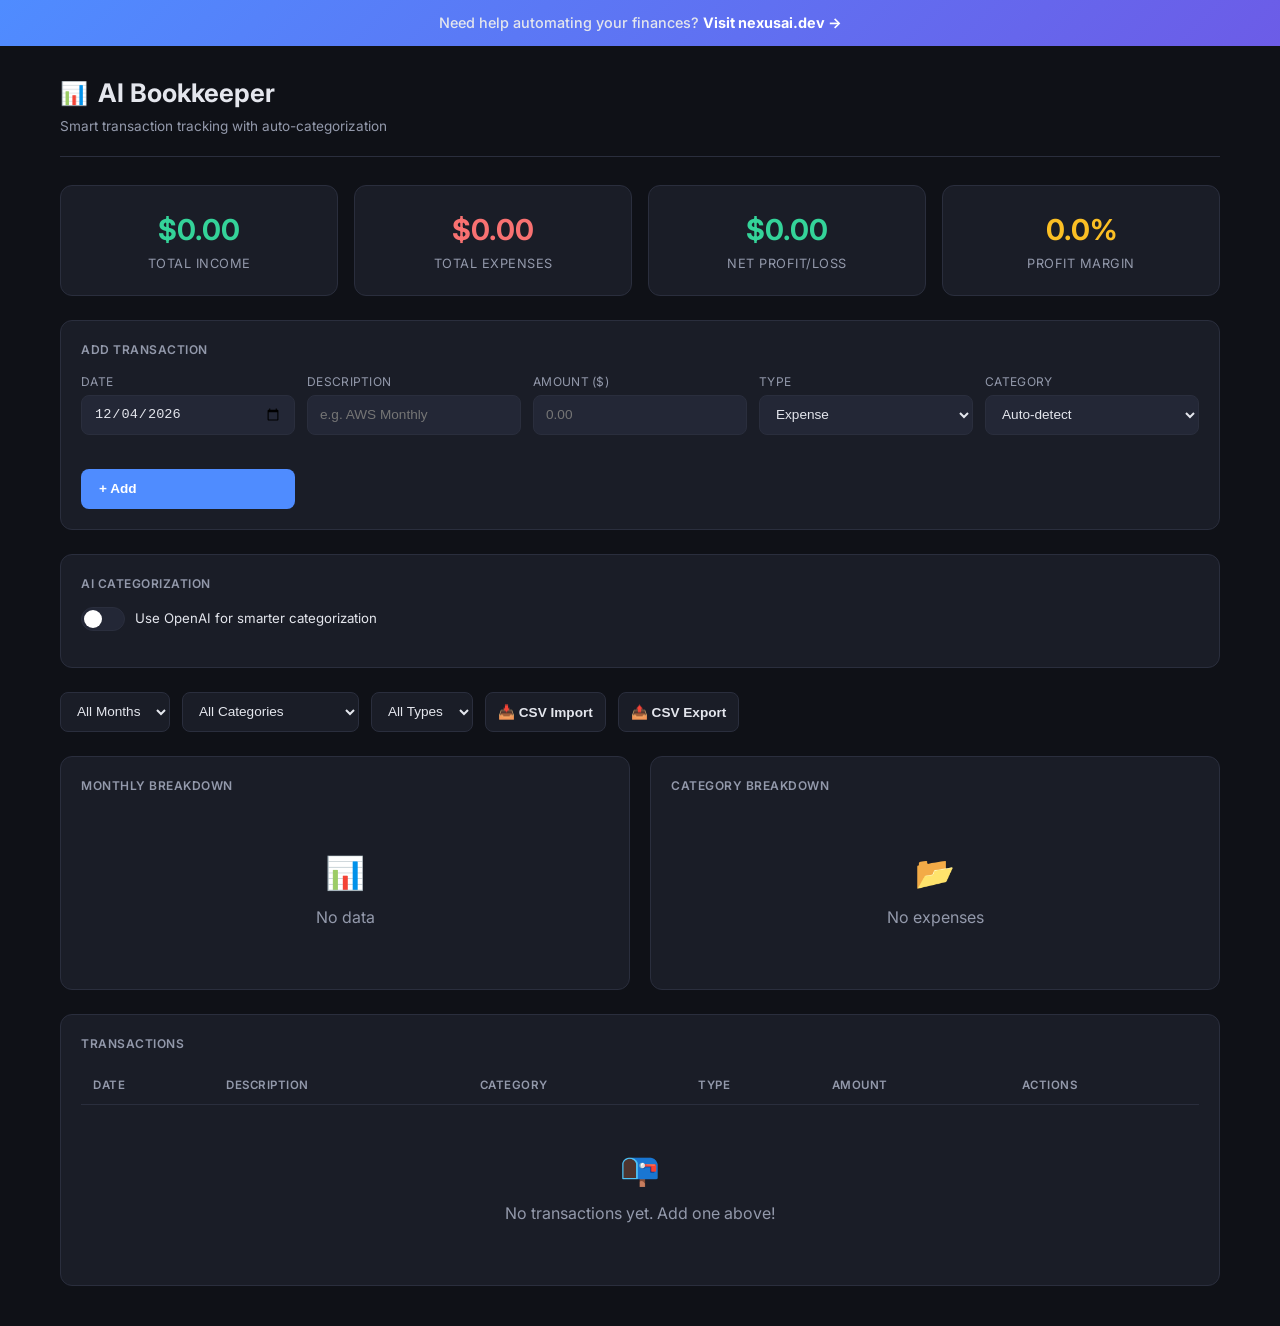
<file: apps/ai-bookkeeper/index.html>
<!DOCTYPE html>
<html lang="en">
<head>
<meta charset="UTF-8">
<meta name="viewport" content="width=device-width,initial-scale=1">
<title>AI Bookkeeper</title>
<link rel="stylesheet" href="style.css">
<link rel="preconnect" href="https://fonts.googleapis.com">
<link href="https://fonts.googleapis.com/css2?family=Inter:wght@400;500;600;700&display=swap" rel="stylesheet">
</head>
<body>

<div class="cta-banner">Need help automating your finances? <a href="https://nexusai.dev" target="_blank">Visit nexusai.dev →</a></div>

<div class="container">
<header>
  <h1><span>📊</span> AI Bookkeeper</h1>
  <p>Smart transaction tracking with auto-categorization</p>
</header>

<!-- Dashboard -->
<div class="dashboard" id="dashboard">
  <div class="card stat income"><div class="value" id="totalIncome">$0</div><div class="label">Total Income</div></div>
  <div class="card stat expense"><div class="value" id="totalExpense">$0</div><div class="label">Total Expenses</div></div>
  <div class="card stat net"><div class="value" id="netProfit">$0</div><div class="label">Net Profit/Loss</div></div>
  <div class="card stat margin"><div class="value" id="profitMargin">0%</div><div class="label">Profit Margin</div></div>
</div>

<!-- Add Transaction -->
<div class="card" style="margin-bottom:24px">
  <h2>Add Transaction</h2>
  <div class="form-grid">
    <div class="form-group"><label>Date</label><input type="date" id="txDate"></div>
    <div class="form-group"><label>Description</label><input type="text" id="txDesc" placeholder="e.g. AWS Monthly"></div>
    <div class="form-group"><label>Amount ($)</label><input type="number" id="txAmount" step="0.01" min="0" placeholder="0.00"></div>
    <div class="form-group"><label>Type</label><select id="txType"><option value="expense">Expense</option><option value="income">Income</option></select></div>
    <div class="form-group"><label>Category</label><select id="txCategory">
      <option value="auto">Auto-detect</option>
      <option value="Rent">Rent</option><option value="Utilities">Utilities</option><option value="Payroll">Payroll</option>
      <option value="Marketing">Marketing</option><option value="Software/SaaS">Software/SaaS</option><option value="Travel">Travel</option>
      <option value="Office Supplies">Office Supplies</option><option value="Professional Services">Professional Services</option>
      <option value="Insurance">Insurance</option><option value="Meals">Meals</option><option value="Other">Other</option>
    </select></div>
    <div class="form-group"><label>&nbsp;</label><button class="btn btn-primary" onclick="addTransaction()" style="width:100%">+ Add</button></div>
  </div>
</div>

<!-- OpenAI Toggle -->
<div class="card" style="margin-bottom:24px">
  <h2>AI Categorization</h2>
  <div class="toggle-row">
    <label class="toggle"><input type="checkbox" id="openaiToggle" onchange="toggleOpenAI()"><span class="slider"></span></label>
    <span>Use OpenAI for smarter categorization</span>
  </div>
  <div class="openai-config" id="openaiConfig">
    <input type="password" id="openaiKey" placeholder="Enter OpenAI API key" onchange="saveOpenAIKey()">
    <p style="font-size:.75rem;color:var(--text2);margin-top:6px">Key stored in localStorage only. Never sent anywhere except OpenAI.</p>
  </div>
</div>

<!-- Filters -->
<div class="controls">
  <select id="filterMonth" onchange="render()"><option value="all">All Months</option></select>
  <select id="filterCategory" onchange="render()">
    <option value="all">All Categories</option>
    <option value="Rent">Rent</option><option value="Utilities">Utilities</option><option value="Payroll">Payroll</option>
    <option value="Marketing">Marketing</option><option value="Software/SaaS">Software/SaaS</option><option value="Travel">Travel</option>
    <option value="Office Supplies">Office Supplies</option><option value="Professional Services">Professional Services</option>
    <option value="Insurance">Insurance</option><option value="Meals">Meals</option><option value="Other">Other</option>
  </select>
  <select id="filterType" onchange="render()"><option value="all">All Types</option><option value="income">Income</option><option value="expense">Expense</option></select>
  <button class="btn btn-secondary" onclick="showCSVImport()">📥 CSV Import</button>
  <button class="btn btn-secondary" onclick="exportCSV()">📤 CSV Export</button>
</div>

<!-- Charts -->
<div class="sections">
  <div class="card"><h2>Monthly Breakdown</h2><div id="monthlyChart" class="bar-chart"></div></div>
  <div class="card"><h2>Category Breakdown</h2><div id="categoryChart"></div></div>
</div>

<!-- Transactions Table -->
<div class="card" style="margin-bottom:40px">
  <h2>Transactions</h2>
  <div class="table-wrap">
    <table>
      <thead><tr><th>Date</th><th>Description</th><th>Category</th><th>Type</th><th>Amount</th><th>Actions</th></tr></thead>
      <tbody id="txBody"></tbody>
    </table>
  </div>
  <div class="empty" id="emptyState" style="display:none"><span>📭</span>No transactions yet. Add one above!</div>
</div>
</div>

<!-- CSV Import Modal -->
<div class="modal-overlay" id="csvModal">
  <div class="modal">
    <h3>📥 CSV Import</h3>
    <p style="font-size:.8rem;color:var(--text2);margin-bottom:12px">Paste CSV data: <code>date,description,amount</code> (negative = expense, positive = income)</p>
    <textarea class="csv-area" id="csvData" placeholder="2024-01-15,AWS Monthly,−149.99&#10;2024-01-16,Client Payment,5000&#10;2024-01-17,Uber to Airport,-42.50"></textarea>
    <div style="display:flex;gap:10px;justify-content:flex-end">
      <button class="btn btn-secondary" onclick="closeCSVModal()">Cancel</button>
      <button class="btn btn-primary" onclick="importCSV()">Import</button>
    </div>
  </div>
</div>

<!-- Edit Modal -->
<div class="modal-overlay" id="editModal">
  <div class="modal">
    <h3>✏️ Edit Transaction</h3>
    <input type="hidden" id="editId">
    <div style="display:flex;flex-direction:column;gap:12px">
      <div class="form-group"><label>Date</label><input type="date" id="editDate"></div>
      <div class="form-group"><label>Description</label><input type="text" id="editDesc"></div>
      <div class="form-group"><label>Amount</label><input type="number" id="editAmount" step="0.01" min="0"></div>
      <div class="form-group"><label>Type</label><select id="editType"><option value="expense">Expense</option><option value="income">Income</option></select></div>
      <div class="form-group"><label>Category</label><select id="editCategory">
        <option value="Rent">Rent</option><option value="Utilities">Utilities</option><option value="Payroll">Payroll</option>
        <option value="Marketing">Marketing</option><option value="Software/SaaS">Software/SaaS</option><option value="Travel">Travel</option>
        <option value="Office Supplies">Office Supplies</option><option value="Professional Services">Professional Services</option>
        <option value="Insurance">Insurance</option><option value="Meals">Meals</option><option value="Other">Other</option>
      </select></div>
    </div>
    <div style="display:flex;gap:10px;justify-content:flex-end;margin-top:16px">
      <button class="btn btn-secondary" onclick="closeEditModal()">Cancel</button>
      <button class="btn btn-primary" onclick="saveEdit()">Save</button>
    </div>
  </div>
</div>

<script>
const STORAGE_KEY = 'ai_bookkeeper_tx';
const OPENAI_KEY_STORE = 'ai_bookkeeper_openai_key';
const OPENAI_TOGGLE_STORE = 'ai_bookkeeper_openai_on';

const KEYWORDS = {
  'Rent': ['rent','lease','landlord','property'],
  'Utilities': ['electric','water','gas','internet','phone','comcast','verizon','att','t-mobile','utility','power','sewage'],
  'Payroll': ['payroll','salary','wage','bonus','contractor pay','employee'],
  'Marketing': ['ads','advertising','facebook ads','google ads','meta ads','campaign','seo','marketing','hubspot','mailchimp','semrush'],
  'Software/SaaS': ['aws','azure','gcp','google cloud','heroku','vercel','netlify','github','gitlab','slack','notion','figma','adobe','microsoft 365','office 365','dropbox','zoom','saas','software','subscription','openai','chatgpt','stripe fee','shopify'],
  'Travel': ['uber','lyft','airline','flight','hotel','airbnb','taxi','car rental','hertz','avis','travel','amtrak','delta','united','southwest','jetblue'],
  'Office Supplies': ['staples','office depot','amazon office','paper','printer','ink','toner','supplies','desk','chair','monitor'],
  'Professional Services': ['lawyer','attorney','legal','accountant','accounting','cpa','consultant','consulting','audit','bookkeep'],
  'Insurance': ['insurance','policy','premium','geico','state farm','allstate','liability','coverage'],
  'Meals': ['restaurant','lunch','dinner','breakfast','coffee','starbucks','doordash','grubhub','ubereats','meal','food','catering','chipotle','mcdonalds','panera']
};

let transactions = JSON.parse(localStorage.getItem(STORAGE_KEY) || '[]');

function save() { localStorage.setItem(STORAGE_KEY, JSON.stringify(transactions)); }

function categorize(desc) {
  const d = desc.toLowerCase();
  for (const [cat, keys] of Object.entries(KEYWORDS)) {
    if (keys.some(k => d.includes(k))) return cat;
  }
  return 'Other';
}

async function categorizeAI(desc) {
  const key = localStorage.getItem(OPENAI_KEY_STORE);
  const on = localStorage.getItem(OPENAI_TOGGLE_STORE) === 'true';
  if (!on || !key) return categorize(desc);
  try {
    const r = await fetch('https://api.openai.com/v1/chat/completions', {
      method:'POST', headers:{'Content-Type':'application/json','Authorization':'Bearer '+key},
      body: JSON.stringify({model:'gpt-3.5-turbo',messages:[{role:'system',content:'Categorize this expense into exactly one: Rent, Utilities, Payroll, Marketing, Software/SaaS, Travel, Office Supplies, Professional Services, Insurance, Meals, Other. Reply with only the category name.'},{role:'user',content:desc}],max_tokens:20})
    });
    const data = await r.json();
    const cat = data.choices?.[0]?.message?.content?.trim();
    const valid = Object.keys(KEYWORDS).concat(['Other']);
    return valid.includes(cat) ? cat : categorize(desc);
  } catch { return categorize(desc); }
}

function genId() { return Date.now().toString(36) + Math.random().toString(36).slice(2,7); }

function fmt(n) { return '$' + Math.abs(n).toLocaleString('en-US',{minimumFractionDigits:2,maximumFractionDigits:2}); }

async function addTransaction() {
  const date = document.getElementById('txDate').value;
  const desc = document.getElementById('txDesc').value.trim();
  const amount = parseFloat(document.getElementById('txAmount').value);
  const type = document.getElementById('txType').value;
  const catSel = document.getElementById('txCategory').value;

  if (!date || !desc || isNaN(amount) || amount <= 0) return alert('Please fill all fields correctly.');

  let category = catSel === 'auto' ? await categorizeAI(desc) : catSel;
  if (type === 'income') category = 'Income';

  transactions.push({id:genId(), date, desc, amount, type, category});
  save(); render();

  document.getElementById('txDesc').value = '';
  document.getElementById('txAmount').value = '';
}

function deleteTx(id) {
  if (!confirm('Delete this transaction?')) return;
  transactions = transactions.filter(t => t.id !== id);
  save(); render();
}

function editTx(id) {
  const t = transactions.find(x => x.id === id); if (!t) return;
  document.getElementById('editId').value = id;
  document.getElementById('editDate').value = t.date;
  document.getElementById('editDesc').value = t.desc;
  document.getElementById('editAmount').value = t.amount;
  document.getElementById('editType').value = t.type;
  document.getElementById('editCategory').value = t.type === 'income' ? 'Other' : t.category;
  document.getElementById('editModal').classList.add('show');
}

function closeEditModal() { document.getElementById('editModal').classList.remove('show'); }

function saveEdit() {
  const id = document.getElementById('editId').value;
  const t = transactions.find(x => x.id === id); if (!t) return;
  t.date = document.getElementById('editDate').value;
  t.desc = document.getElementById('editDesc').value;
  t.amount = parseFloat(document.getElementById('editAmount').value);
  t.type = document.getElementById('editType').value;
  t.category = t.type === 'income' ? 'Income' : document.getElementById('editCategory').value;
  save(); render(); closeEditModal();
}

function showCSVImport() { document.getElementById('csvModal').classList.add('show'); }
function closeCSVModal() { document.getElementById('csvModal').classList.remove('show'); }

async function importCSV() {
  const raw = document.getElementById('csvData').value.trim();
  if (!raw) return;
  const lines = raw.split('\n').filter(l => l.trim());
  let count = 0;
  for (const line of lines) {
    const parts = line.split(',');
    if (parts.length < 3) continue;
    const date = parts[0].trim();
    const desc = parts.slice(1, -1).join(',').trim();
    let amount = parseFloat(parts[parts.length-1].trim().replace(/[−–]/g,'-'));
    if (isNaN(amount)) continue;
    const type = amount < 0 ? 'expense' : 'income';
    amount = Math.abs(amount);
    const category = type === 'income' ? 'Income' : await categorizeAI(desc);
    transactions.push({id:genId(), date, desc, amount, type, category});
    count++;
  }
  save(); render(); closeCSVModal();
  document.getElementById('csvData').value = '';
  alert(`Imported ${count} transactions.`);
}

function exportCSV() {
  if (!transactions.length) return alert('No transactions to export.');
  let csv = 'Date,Description,Amount,Type,Category\n';
  for (const t of transactions) {
    const a = t.type === 'expense' ? -t.amount : t.amount;
    csv += `${t.date},"${t.desc.replace(/"/g,'""')}",${a},${t.type},${t.category}\n`;
  }
  const blob = new Blob([csv],{type:'text/csv'});
  const a = document.createElement('a');
  a.href = URL.createObjectURL(blob);
  a.download = 'bookkeeper_export.csv';
  a.click();
}

function toggleOpenAI() {
  const on = document.getElementById('openaiToggle').checked;
  localStorage.setItem(OPENAI_TOGGLE_STORE, on);
  document.getElementById('openaiConfig').classList.toggle('show', on);
}

function saveOpenAIKey() {
  localStorage.setItem(OPENAI_KEY_STORE, document.getElementById('openaiKey').value);
}

function getFiltered() {
  const m = document.getElementById('filterMonth').value;
  const c = document.getElementById('filterCategory').value;
  const t = document.getElementById('filterType').value;
  return transactions.filter(tx => {
    if (m !== 'all' && !tx.date.startsWith(m)) return false;
    if (c !== 'all' && tx.category !== c) return false;
    if (t !== 'all' && tx.type !== t) return false;
    return true;
  });
}

function render() {
  const filtered = getFiltered();

  // Dashboard
  const income = filtered.filter(t=>t.type==='income').reduce((s,t)=>s+t.amount,0);
  const expense = filtered.filter(t=>t.type==='expense').reduce((s,t)=>s+t.amount,0);
  const net = income - expense;
  const margin = income > 0 ? (net/income*100) : 0;
  document.getElementById('totalIncome').textContent = fmt(income);
  document.getElementById('totalExpense').textContent = fmt(expense);
  const netEl = document.getElementById('netProfit');
  netEl.textContent = (net < 0 ? '-' : '') + fmt(net);
  netEl.className = 'value ' + (net >= 0 ? 'positive' : 'negative');
  document.getElementById('profitMargin').textContent = margin.toFixed(1) + '%';

  // Month filter options
  const months = [...new Set(transactions.map(t => t.date.slice(0,7)))].sort().reverse();
  const mSel = document.getElementById('filterMonth');
  const curM = mSel.value;
  mSel.innerHTML = '<option value="all">All Months</option>' + months.map(m => `<option value="${m}">${m}</option>`).join('');
  mSel.value = curM;

  // Monthly chart
  const monthData = {};
  filtered.forEach(t => {
    const m = t.date.slice(0,7);
    if (!monthData[m]) monthData[m] = {income:0,expense:0};
    monthData[m][t.type] += t.amount;
  });
  const sortedMonths = Object.keys(monthData).sort();
  const maxMonth = Math.max(...sortedMonths.flatMap(m => [monthData[m].income, monthData[m].expense]), 1);
  document.getElementById('monthlyChart').innerHTML = sortedMonths.length ? sortedMonths.map(m => `
    <div class="bar-row"><span class="bar-label">${m}</span><div class="bar-track"><div class="bar-fill income" style="width:${monthData[m].income/maxMonth*100}%"></div></div><span class="bar-value" style="color:var(--green)">${fmt(monthData[m].income)}</span></div>
    <div class="bar-row"><span class="bar-label"></span><div class="bar-track"><div class="bar-fill expense" style="width:${monthData[m].expense/maxMonth*100}%"></div></div><span class="bar-value" style="color:var(--red)">${fmt(monthData[m].expense)}</span></div>
  `).join('') : '<div class="empty"><span>📊</span>No data</div>';

  // Category chart
  const catData = {};
  filtered.filter(t=>t.type==='expense').forEach(t => { catData[t.category] = (catData[t.category]||0) + t.amount; });
  const catTotal = Object.values(catData).reduce((s,v)=>s+v, 0) || 1;
  const maxCat = Math.max(...Object.values(catData), 1);
  const sortedCats = Object.entries(catData).sort((a,b) => b[1]-a[1]);
  document.getElementById('categoryChart').innerHTML = sortedCats.length ? sortedCats.map(([name,amt]) => `
    <div class="cat-row"><span class="cat-name">${name}</span><div class="cat-track"><div class="cat-fill" style="width:${amt/maxCat*100}%"></div></div><span class="cat-pct">${(amt/catTotal*100).toFixed(1)}%</span><span class="cat-amt">${fmt(amt)}</span></div>
  `).join('') : '<div class="empty"><span>📂</span>No expenses</div>';

  // Table
  const sorted = [...filtered].sort((a,b) => b.date.localeCompare(a.date));
  const tbody = document.getElementById('txBody');
  const empty = document.getElementById('emptyState');
  if (!sorted.length) { tbody.innerHTML = ''; empty.style.display = 'block'; return; }
  empty.style.display = 'none';
  tbody.innerHTML = sorted.map(t => `<tr>
    <td>${t.date}</td><td>${t.desc}</td><td>${t.category}</td>
    <td class="type-${t.type}">${t.type === 'income' ? '↑ Income' : '↓ Expense'}</td>
    <td class="type-${t.type}">${t.type==='expense'?'-':''}${fmt(t.amount)}</td>
    <td><div class="actions-cell"><button class="btn btn-secondary btn-sm" onclick="editTx('${t.id}')">✏️</button><button class="btn btn-danger btn-sm" onclick="deleteTx('${t.id}')">🗑</button></div></td>
  </tr>`).join('');
}

// Init
document.getElementById('txDate').valueAsDate = new Date();
const oaiOn = localStorage.getItem(OPENAI_TOGGLE_STORE) === 'true';
document.getElementById('openaiToggle').checked = oaiOn;
if (oaiOn) document.getElementById('openaiConfig').classList.add('show');
document.getElementById('openaiKey').value = localStorage.getItem(OPENAI_KEY_STORE) || '';
render();
</script>
</body>
</html>
</file>
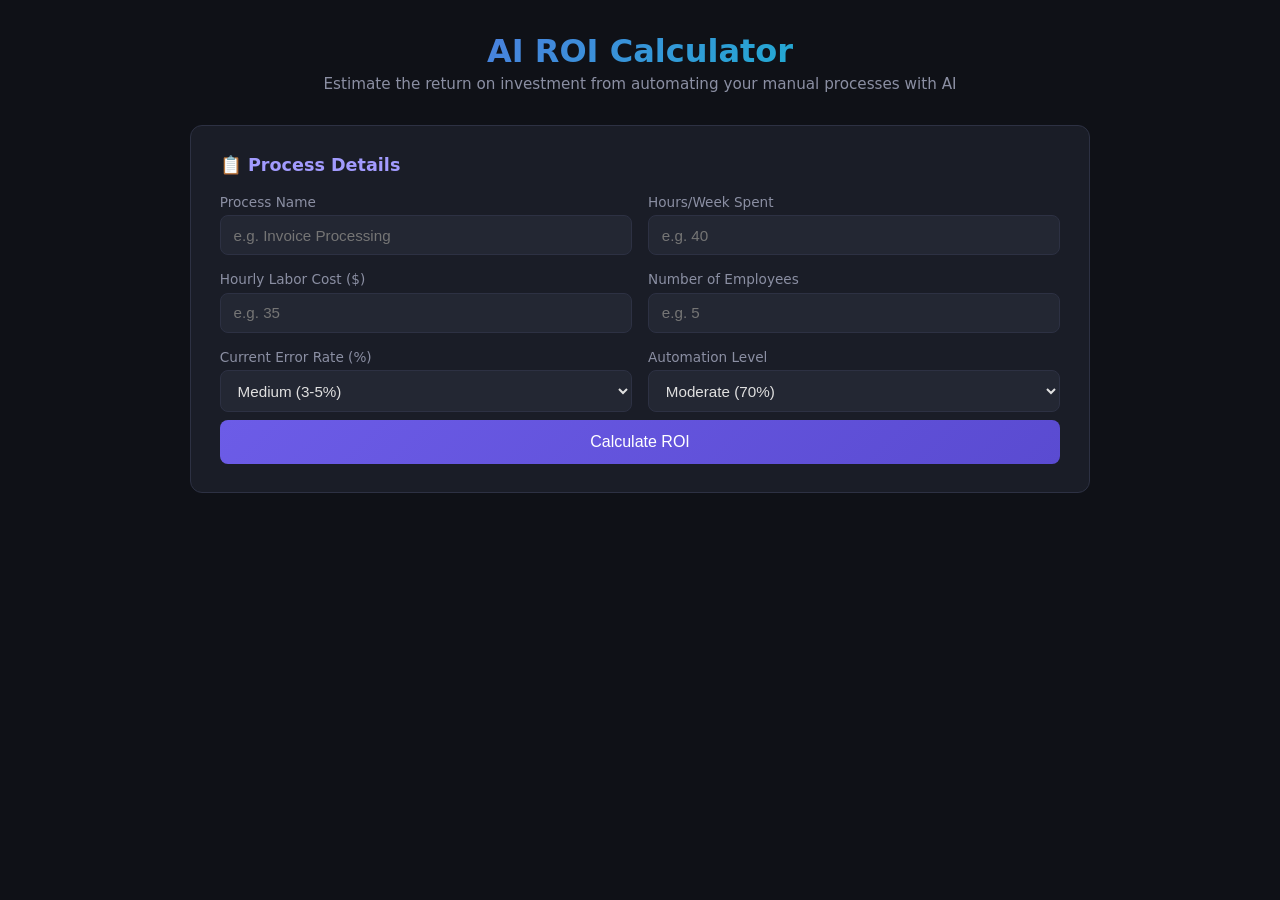
<file: apps/ai-roi-calculator/index.html>
<!DOCTYPE html>
<html lang="en">
<head>
<meta charset="UTF-8">
<meta name="viewport" content="width=device-width,initial-scale=1">
<title>AI ROI Calculator</title>
<link rel="stylesheet" href="style.css">
</head>
<body>
<div class="container">
  <h1>AI ROI Calculator</h1>
  <p class="subtitle">Estimate the return on investment from automating your manual processes with AI</p>

  <div class="card">
    <h2>📋 Process Details</h2>
    <div class="form-grid">
      <label>Process Name<input type="text" id="processName" placeholder="e.g. Invoice Processing"></label>
      <label>Hours/Week Spent<input type="number" id="hoursWeek" min="1" placeholder="e.g. 40"></label>
      <label>Hourly Labor Cost ($)<input type="number" id="hourlyCost" min="1" placeholder="e.g. 35"></label>
      <label>Number of Employees<input type="number" id="numEmployees" min="1" placeholder="e.g. 5"></label>
      <label>Current Error Rate (%)
        <select id="errorRate">
          <option value="2">Low (1-2%)</option>
          <option value="5" selected>Medium (3-5%)</option>
          <option value="10">High (6-10%)</option>
          <option value="20">Very High (10%+)</option>
        </select>
      </label>
      <label>Automation Level
        <select id="autoLevel">
          <option value="0.6">Conservative (60%)</option>
          <option value="0.7" selected>Moderate (70%)</option>
          <option value="0.8">Aggressive (80%)</option>
        </select>
      </label>
    </div>
    <button class="btn" onclick="calculate()">Calculate ROI</button>
  </div>

  <div class="results" id="results">
    <div class="card">
      <h2>📊 ROI Dashboard — <span id="rName"></span></h2>
      <div class="metrics">
        <div class="metric"><div class="label">Annual Current Cost</div><div class="value" id="mCurrent"></div></div>
        <div class="metric green"><div class="label">Est. Annual Savings</div><div class="value" id="mSavings"></div></div>
        <div class="metric purple"><div class="label">Payback Period</div><div class="value" id="mPayback"></div></div>
        <div class="metric green"><div class="label">3-Year ROI</div><div class="value" id="mROI"></div></div>
      </div>

      <div class="chart-section">
        <h3>Annual Cost Comparison</h3>
        <div class="bar-chart" id="costChart"></div>
      </div>

      <div class="chart-section" style="margin-top:1.5rem">
        <h3>3-Year Cumulative Savings</h3>
        <div class="bar-chart" id="savingsChart"></div>
      </div>

      <div class="chart-section" style="margin-top:1.5rem">
        <h3>Error Cost Reduction</h3>
        <div class="bar-chart" id="errorChart"></div>
      </div>
    </div>

    <div class="cta">
      <h3>Ready to Automate?</h3>
      <p>Let's discuss how AI can transform your <span id="ctaProcess">processes</span> and save your team thousands of hours.</p>
      <a class="btn" href="mailto:hello@example.com?subject=AI%20Automation%20Consultation" target="_blank">📞 Book a Call</a>
    </div>
  </div>
</div>

<script>
const $ = id => document.getElementById(id);
const fmt = n => '$' + n.toLocaleString('en-US', {maximumFractionDigits: 0});

function calculate() {
  const name = $('processName').value || 'Your Process';
  const hrs = +$('hoursWeek').value;
  const cost = +$('hourlyCost').value;
  const emp = +$('numEmployees').value;
  const err = +$('errorRate').value / 100;
  const auto = +$('autoLevel').value;

  if (!hrs || !cost || !emp) { alert('Please fill in hours, cost, and employees.'); return; }

  const annualCost = hrs * cost * emp * 52;
  const errorCost = annualCost * err;
  const totalCurrent = annualCost + errorCost;
  const savings = totalCurrent * auto;
  const implCost = annualCost * 0.3;
  const paybackMonths = Math.ceil((implCost / savings) * 12);
  const threeYearROI = ((savings * 3 - implCost) / implCost) * 100;

  $('rName').textContent = name;
  $('mCurrent').textContent = fmt(totalCurrent);
  $('mSavings').textContent = fmt(savings);
  $('mPayback').textContent = paybackMonths + ' mo';
  $('mROI').textContent = Math.round(threeYearROI) + '%';
  $('ctaProcess').textContent = name.toLowerCase();

  // Cost chart
  const maxCost = totalCurrent;
  $('costChart').innerHTML = bar('Current', totalCurrent, maxCost, 'current') + bar('With AI', totalCurrent - savings, maxCost, 'savings');

  // 3-year savings
  const max3 = savings * 3;
  $('savingsChart').innerHTML = [1,2,3].map(y => bar('Year '+y, savings*y - (y===1?implCost:0), max3, 'roi')).join('');

  // Error chart
  $('errorChart').innerHTML = bar('Before', errorCost, errorCost||1, 'current') + bar('After AI', errorCost*(1-auto), errorCost||1, 'savings');

  $('results').style.display = 'block';
  $('results').scrollIntoView({behavior:'smooth'});
}

function bar(label, val, max, cls) {
  const pct = max ? Math.max((val/max)*100, 2) : 2;
  return `<div class="bar-row"><span class="bar-label">${label}</span><div class="bar-track"><div class="bar-fill ${cls}" style="width:${pct}%">${fmt(val)}</div></div></div>`;
}
</script>
</body>
</html>
</file>
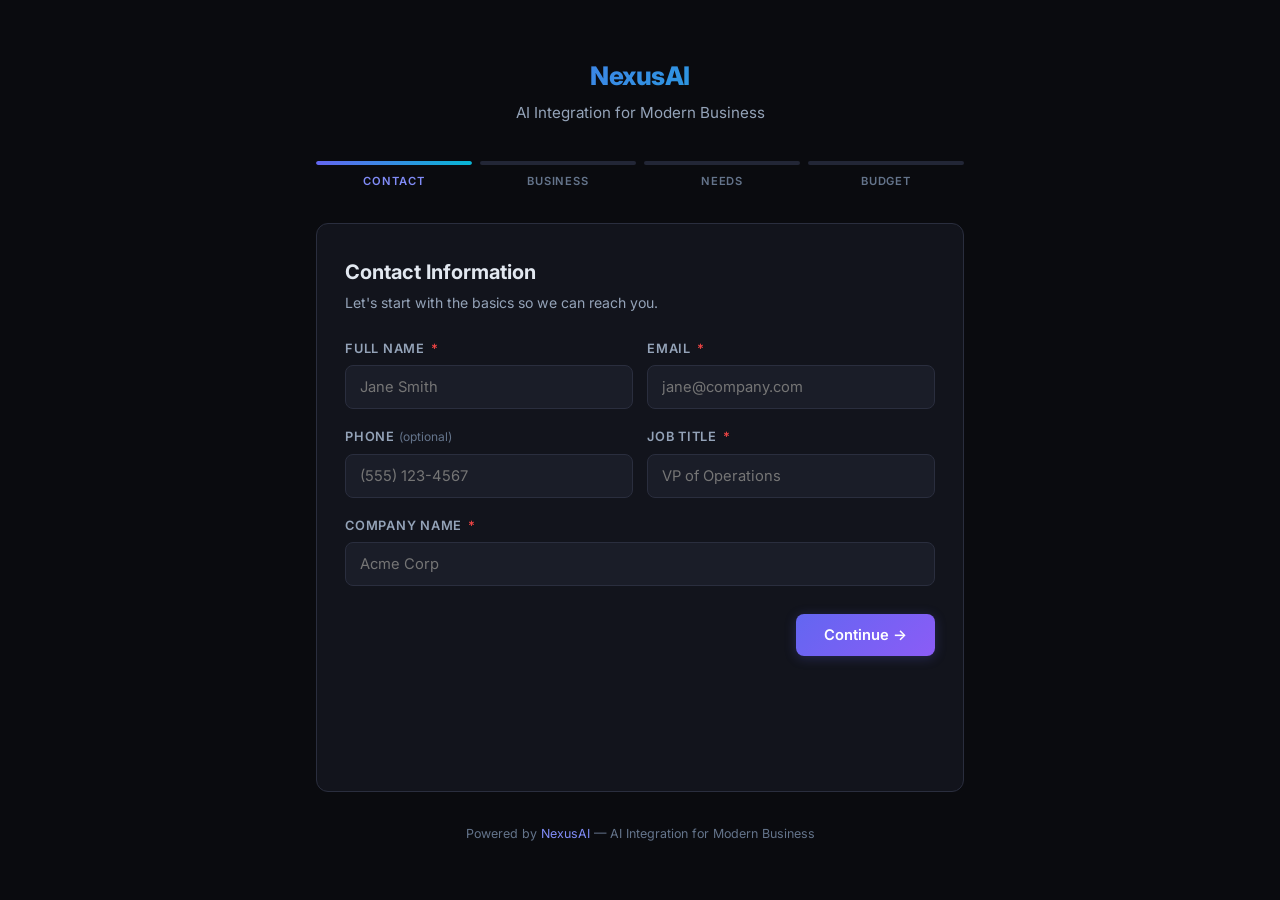
<file: apps/client-intake/index.html>
<!DOCTYPE html>
<html lang="en">
<head>
<meta charset="UTF-8">
<meta name="viewport" content="width=device-width, initial-scale=1.0">
<title>NexusAI — Client Intake</title>
<link rel="stylesheet" href="style.css">
</head>
<body>
<div class="container">
  <div class="header">
    <div class="logo">NexusAI</div>
    <p>AI Integration for Modern Business</p>
  </div>

  <div class="progress-bar">
    <div class="progress-step active" data-step="1"><div class="bar"><div class="fill"></div></div><div class="label">Contact</div></div>
    <div class="progress-step" data-step="2"><div class="bar"><div class="fill"></div></div><div class="label">Business</div></div>
    <div class="progress-step" data-step="3"><div class="bar"><div class="fill"></div></div><div class="label">Needs</div></div>
    <div class="progress-step" data-step="4"><div class="bar"><div class="fill"></div></div><div class="label">Budget</div></div>
  </div>

  <div id="saved-indicator" class="saved-badge" style="display:none">✓ Welcome back — your previous info has been restored</div>

  <div class="card">
    <!-- Step 1 -->
    <div class="step active" data-step="1">
      <div class="step-title">Contact Information</div>
      <div class="step-desc">Let's start with the basics so we can reach you.</div>
      <div class="row">
        <div class="field"><label>Full Name <span class="req">*</span></label><input id="name" required placeholder="Jane Smith"></div>
        <div class="field"><label>Email <span class="req">*</span></label><input id="email" type="email" required placeholder="jane@company.com"></div>
      </div>
      <div class="row">
        <div class="field"><label>Phone <span class="opt">(optional)</span></label><input id="phone" type="tel" placeholder="(555) 123-4567"></div>
        <div class="field"><label>Job Title <span class="req">*</span></label><input id="job_title" required placeholder="VP of Operations"></div>
      </div>
      <div class="field"><label>Company Name <span class="req">*</span></label><input id="company" required placeholder="Acme Corp"></div>
      <div class="btn-row"><span></span><button class="btn btn-primary" onclick="nextStep()">Continue →</button></div>
    </div>

    <!-- Step 2 -->
    <div class="step" data-step="2">
      <div class="step-title">Business Details</div>
      <div class="step-desc">Help us understand your organization.</div>
      <div class="field">
        <label>Industry <span class="req">*</span></label>
        <select id="industry" required>
          <option value="">Select your industry…</option>
          <option>Healthcare / Medical</option>
          <option>Legal / Law Firms</option>
          <option>Financial Services / Accounting</option>
          <option>Real Estate / Property Management</option>
          <option>Construction / Trades</option>
          <option>Retail / E-Commerce</option>
          <option>Manufacturing / Supply Chain</option>
          <option>Professional Services / Consulting</option>
          <option>Marketing / Advertising</option>
          <option>Technology / SaaS</option>
          <option>Education / Training</option>
          <option>Nonprofit / Government</option>
          <option>Hospitality / Food Service</option>
          <option>Other</option>
        </select>
      </div>
      <div class="row">
        <div class="field">
          <label>Company Size <span class="req">*</span></label>
          <select id="company_size" required>
            <option value="">Select…</option>
            <option>1-10 employees</option>
            <option>11-50 employees</option>
            <option>51-200 employees</option>
            <option>201-500 employees</option>
            <option>500+ employees</option>
          </select>
        </div>
        <div class="field">
          <label>Annual Revenue Range</label>
          <select id="revenue">
            <option value="">Select…</option>
            <option>Under $500K</option>
            <option>$500K - $1M</option>
            <option>$1M - $5M</option>
            <option>$5M - $20M</option>
            <option>$20M+</option>
          </select>
        </div>
      </div>
      <div class="field"><label>Website URL <span class="opt">(optional)</span></label><input id="website" type="url" placeholder="https://company.com"></div>
      <div class="btn-row"><button class="btn btn-secondary" onclick="prevStep()">← Back</button><button class="btn btn-primary" onclick="nextStep()">Continue →</button></div>
    </div>

    <!-- Step 3 -->
    <div class="step" data-step="3">
      <div class="step-title">Pain Points & Needs</div>
      <div class="step-desc">Select all areas where you'd like AI to help.</div>
      <div class="checkbox-grid" id="pain-points">
        <label class="checkbox-item"><input type="checkbox" value="Document Processing"> Document Processing</label>
        <label class="checkbox-item"><input type="checkbox" value="Review Management"> Review Management</label>
        <label class="checkbox-item"><input type="checkbox" value="Financial Tracking"> Financial Tracking</label>
        <label class="checkbox-item"><input type="checkbox" value="Proposal Creation"> Proposal Creation</label>
        <label class="checkbox-item"><input type="checkbox" value="Email Outreach"> Email Outreach</label>
        <label class="checkbox-item"><input type="checkbox" value="Project Management"> Project Management</label>
        <label class="checkbox-item"><input type="checkbox" value="Legal Compliance"> Legal Compliance</label>
        <label class="checkbox-item"><input type="checkbox" value="Customer Communication"> Customer Communication</label>
        <label class="checkbox-item"><input type="checkbox" value="Inventory Management"> Inventory Management</label>
        <label class="checkbox-item"><input type="checkbox" value="Scheduling"> Scheduling</label>
        <label class="checkbox-item"><input type="checkbox" value="Reporting & Analytics"> Reporting & Analytics</label>
      </div>
      <div class="field"><label>Describe your biggest operational challenge</label><textarea id="challenge" placeholder="Tell us about the manual processes eating up your team's time…"></textarea></div>
      <div class="btn-row"><button class="btn btn-secondary" onclick="prevStep()">← Back</button><button class="btn btn-primary" onclick="nextStep()">Continue →</button></div>
    </div>

    <!-- Step 4 -->
    <div class="step" data-step="4">
      <div class="step-title">Budget & Timeline</div>
      <div class="step-desc">Almost done — help us tailor a proposal for you.</div>
      <div class="row">
        <div class="field">
          <label>Budget Range <span class="req">*</span></label>
          <select id="budget" required>
            <option value="">Select…</option>
            <option>Under $5K</option>
            <option>$5K - $15K</option>
            <option>$15K - $50K</option>
            <option>$50K - $100K</option>
            <option>$100K+</option>
          </select>
        </div>
        <div class="field">
          <label>Timeline <span class="req">*</span></label>
          <select id="timeline" required>
            <option value="">Select…</option>
            <option>ASAP</option>
            <option>1-3 months</option>
            <option>3-6 months</option>
            <option>6-12 months</option>
            <option>Just exploring</option>
          </select>
        </div>
      </div>
      <div class="field"><label>How did you hear about us? <span class="opt">(optional)</span></label><input id="referral" placeholder="Google, referral, LinkedIn…"></div>
      <div class="btn-row"><button class="btn btn-secondary" onclick="prevStep()">← Back</button><button class="btn btn-primary" onclick="submitForm()">Submit →</button></div>
    </div>

    <!-- Thank You -->
    <div class="step" data-step="5">
      <div class="step-title">🎉 Thank You!</div>
      <div class="step-desc">We've received your information. A member of our team will be in touch within 24 hours.</div>

      <div class="summary-card" id="summary"></div>

      <div class="action-row">
        <button class="btn btn-secondary btn-sm" onclick="copySummary()">📋 Copy Summary</button>
        <a class="btn btn-secondary btn-sm" id="email-link" href="#">✉ Email Summary</a>
      </div>

      <div style="margin-top:28px">
        <div class="step-title" style="font-size:1.05rem">While you wait, try these tools:</div>
        <div class="step-desc">Based on your needs, here are demos you can explore right now.</div>
        <div class="tool-cards" id="recommended-tools"></div>
      </div>
    </div>
  </div>

  <div class="footer">Powered by <a href="#">NexusAI</a> — AI Integration for Modern Business</div>
</div>

<div class="toast" id="toast"></div>

<script>
const TOOLS = {
  "Document Processing": { name: "Doc Q&A", icon: "📄", url: "https://joesmod.github.io/physician-contract-analyzer/apps/doc-qa/" },
  "Review Management": { name: "Review Response Manager", icon: "⭐", url: "https://joesmod.github.io/physician-contract-analyzer/apps/review-manager/" },
  "Financial Tracking": { name: "AI Bookkeeper", icon: "💰", url: "https://joesmod.github.io/physician-contract-analyzer/apps/ai-bookkeeper/" },
  "Proposal Creation": { name: "AI Proposal Generator", icon: "📝", url: "https://joesmod.github.io/physician-contract-analyzer/apps/proposal-generator/" },
  "Email Outreach": { name: "Cold Email Generator", icon: "✉️", url: "https://joesmod.github.io/physician-contract-analyzer/apps/cold-email-generator/" },
  "Project Management": { name: "Scope-of-Work Tracker", icon: "📊", url: "https://joesmod.github.io/physician-contract-analyzer/apps/scope-tracker/" },
  "Legal Compliance": { name: "Non-Compete Checker", icon: "⚖️", url: "https://joesmod.github.io/physician-contract-analyzer/apps/non-compete-checker/" },
  "Customer Communication": { name: "AI ROI Calculator", icon: "💬", url: "https://joesmod.github.io/physician-contract-analyzer/apps/roi-calculator/" },
  "Inventory Management": { name: "AI ROI Calculator", icon: "📦", url: "https://joesmod.github.io/physician-contract-analyzer/apps/roi-calculator/" },
  "Scheduling": { name: "AI Proposal Generator", icon: "📅", url: "https://joesmod.github.io/physician-contract-analyzer/apps/proposal-generator/" },
  "Reporting & Analytics": { name: "AI Bookkeeper", icon: "📈", url: "https://joesmod.github.io/physician-contract-analyzer/apps/ai-bookkeeper/" },
};

let current = 1;

// Checkbox styling
document.querySelectorAll('.checkbox-item input').forEach(cb => {
  cb.addEventListener('change', () => cb.closest('.checkbox-item').classList.toggle('checked', cb.checked));
});

function getVal(id) { return document.getElementById(id)?.value?.trim() || ''; }
function getPainPoints() { return [...document.querySelectorAll('#pain-points input:checked')].map(c => c.value); }

function validate(step) {
  const required = {
    1: ['name','email','job_title','company'],
    2: ['industry','company_size'],
    3: [],
    4: ['budget','timeline']
  };
  let ok = true;
  (required[step]||[]).forEach(id => {
    const el = document.getElementById(id);
    if (!el.value.trim()) { el.classList.add('invalid'); ok = false; }
    else el.classList.remove('invalid');
  });
  // email format
  if (step === 1) {
    const em = document.getElementById('email');
    if (em.value && !/^[^\s@]+@[^\s@]+\.[^\s@]+$/.test(em.value)) { em.classList.add('invalid'); ok = false; }
  }
  return ok;
}

function goToStep(n) {
  current = n;
  document.querySelectorAll('.step').forEach(s => s.classList.toggle('active', +s.dataset.step === n));
  document.querySelectorAll('.progress-step').forEach(s => {
    const sn = +s.dataset.step;
    s.classList.toggle('active', sn === n);
    s.classList.toggle('done', sn < n);
  });
  window.scrollTo({ top: 0, behavior: 'smooth' });
}

function nextStep() { if (validate(current)) goToStep(current + 1); }
function prevStep() { goToStep(current - 1); }

function getData() {
  return {
    name: getVal('name'), email: getVal('email'), phone: getVal('phone'),
    job_title: getVal('job_title'), company: getVal('company'),
    industry: getVal('industry'), company_size: getVal('company_size'),
    revenue: getVal('revenue'), website: getVal('website'),
    pain_points: getPainPoints(), challenge: getVal('challenge'),
    budget: getVal('budget'), timeline: getVal('timeline'), referral: getVal('referral'),
    submitted: new Date().toISOString()
  };
}

function buildSummaryText(d) {
  let t = `=== NexusAI Client Intake ===\n`;
  t += `Date: ${new Date(d.submitted).toLocaleDateString()}\n\n`;
  t += `CONTACT\nName: ${d.name}\nEmail: ${d.email}\nPhone: ${d.phone||'—'}\nTitle: ${d.job_title}\nCompany: ${d.company}\n\n`;
  t += `BUSINESS\nIndustry: ${d.industry}\nSize: ${d.company_size}\nRevenue: ${d.revenue||'—'}\nWebsite: ${d.website||'—'}\n\n`;
  t += `NEEDS\nPain Points: ${d.pain_points.length ? d.pain_points.join(', ') : '—'}\nChallenge: ${d.challenge||'—'}\n\n`;
  t += `BUDGET & TIMELINE\nBudget: ${d.budget}\nTimeline: ${d.timeline}\nReferral: ${d.referral||'—'}\n\n`;
  const rec = d.pain_points.filter(p => TOOLS[p]).map(p => `• ${TOOLS[p].name}`);
  if (rec.length) t += `RECOMMENDED TOOLS\n${rec.join('\n')}\n`;
  return t;
}

function buildSummaryHTML(d) {
  let h = `<h4>Contact</h4>`;
  h += `<span class="label-sm">Name:</span> <span class="val">${d.name}</span><br>`;
  h += `<span class="label-sm">Email:</span> <span class="val">${d.email}</span><br>`;
  if (d.phone) h += `<span class="label-sm">Phone:</span> <span class="val">${d.phone}</span><br>`;
  h += `<span class="label-sm">Title:</span> <span class="val">${d.job_title}</span><br>`;
  h += `<span class="label-sm">Company:</span> <span class="val">${d.company}</span>`;
  h += `<h4>Business</h4>`;
  h += `<span class="label-sm">Industry:</span> <span class="val">${d.industry}</span><br>`;
  h += `<span class="label-sm">Size:</span> <span class="val">${d.company_size}</span><br>`;
  if (d.revenue) h += `<span class="label-sm">Revenue:</span> <span class="val">${d.revenue}</span><br>`;
  if (d.website) h += `<span class="label-sm">Website:</span> <span class="val">${d.website}</span>`;
  h += `<h4>Needs</h4>`;
  if (d.pain_points.length) h += d.pain_points.map(p => `<span class="badge">${p}</span> `).join('');
  if (d.challenge) h += `<br><br><span class="label-sm">Challenge:</span> <span class="val">${d.challenge}</span>`;
  h += `<h4>Budget & Timeline</h4>`;
  h += `<span class="label-sm">Budget:</span> <span class="val">${d.budget}</span><br>`;
  h += `<span class="label-sm">Timeline:</span> <span class="val">${d.timeline}</span><br>`;
  if (d.referral) h += `<span class="label-sm">Referral:</span> <span class="val">${d.referral}</span>`;
  return h;
}

function submitForm() {
  if (!validate(current)) return;
  const d = getData();
  localStorage.setItem('nexusai_intake', JSON.stringify(d));
  document.getElementById('summary').innerHTML = buildSummaryHTML(d);

  // email link
  const subj = encodeURIComponent(`NexusAI Intake — ${d.company}`);
  const body = encodeURIComponent(buildSummaryText(d));
  document.getElementById('email-link').href = `mailto:?subject=${subj}&body=${body}`;

  // recommended tools
  const toolsEl = document.getElementById('recommended-tools');
  const matched = d.pain_points.filter(p => TOOLS[p]);
  if (matched.length) {
    toolsEl.innerHTML = matched.map(p => {
      const t = TOOLS[p];
      return `<a class="tool-card" href="${t.url}" target="_blank"><span class="tool-icon">${t.icon}</span>${t.name}</a>`;
    }).join('');
  } else {
    toolsEl.innerHTML = Object.values(TOOLS).slice(0, 4).map(t =>
      `<a class="tool-card" href="${t.url}" target="_blank"><span class="tool-icon">${t.icon}</span>${t.name}</a>`
    ).join('');
  }

  goToStep(5);
}

function copySummary() {
  const d = JSON.parse(localStorage.getItem('nexusai_intake'));
  navigator.clipboard.writeText(buildSummaryText(d)).then(() => showToast('Summary copied to clipboard!'));
}

function showToast(msg) {
  const t = document.getElementById('toast');
  t.textContent = msg;
  t.classList.add('show');
  setTimeout(() => t.classList.remove('show'), 2500);
}

// Restore from localStorage
(function restore() {
  const saved = localStorage.getItem('nexusai_intake');
  if (!saved) return;
  try {
    const d = JSON.parse(saved);
    ['name','email','phone','job_title','company','industry','company_size','revenue','website','challenge','budget','timeline','referral'].forEach(k => {
      if (d[k] && document.getElementById(k)) document.getElementById(k).value = d[k];
    });
    if (d.pain_points) {
      document.querySelectorAll('#pain-points input').forEach(cb => {
        if (d.pain_points.includes(cb.value)) { cb.checked = true; cb.closest('.checkbox-item').classList.add('checked'); }
      });
    }
    document.getElementById('saved-indicator').style.display = 'inline-flex';
  } catch(e) {}
})();

// Clear invalid on input
document.querySelectorAll('input,select,textarea').forEach(el => {
  el.addEventListener('input', () => el.classList.remove('invalid'));
});
</script>
</body>
</html>
</file>
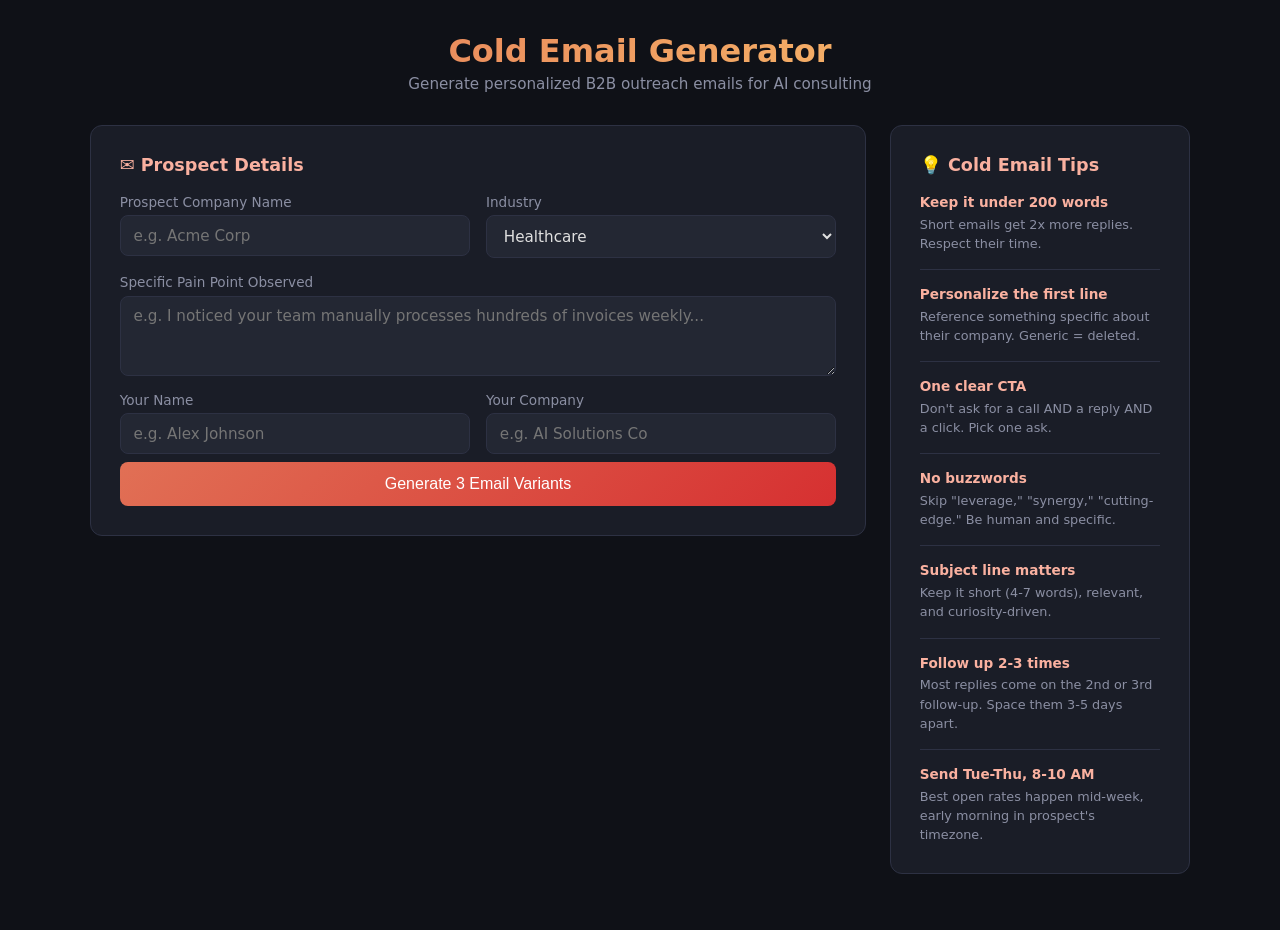
<file: apps/cold-email-generator/index.html>
<!DOCTYPE html>
<html lang="en">
<head>
<meta charset="UTF-8">
<meta name="viewport" content="width=device-width,initial-scale=1">
<title>Cold Email Generator</title>
<link rel="stylesheet" href="style.css">
</head>
<body>
<div class="container">
  <h1>Cold Email Generator</h1>
  <p class="subtitle">Generate personalized B2B outreach emails for AI consulting</p>

  <div class="layout">
    <div class="main">
      <div class="card">
        <h2>✉️ Prospect Details</h2>
        <div class="form-grid">
          <label>Prospect Company Name<input type="text" id="company" placeholder="e.g. Acme Corp"></label>
          <label>Industry
            <select id="industry">
              <option>Healthcare</option><option>Finance & Banking</option><option>Manufacturing</option>
              <option>Retail & E-commerce</option><option>Legal</option><option>Real Estate</option>
              <option>Insurance</option><option>Logistics</option><option>SaaS / Tech</option><option>Other</option>
            </select>
          </label>
          <label class="full">Specific Pain Point Observed<textarea id="pain" placeholder="e.g. I noticed your team manually processes hundreds of invoices weekly..."></textarea></label>
          <label>Your Name<input type="text" id="sender" placeholder="e.g. Alex Johnson"></label>
          <label>Your Company<input type="text" id="senderCo" placeholder="e.g. AI Solutions Co"></label>
        </div>
        <button class="btn" onclick="generate()">Generate 3 Email Variants</button>
      </div>

      <div class="emails" id="emails"></div>
    </div>

    <div class="sidebar">
      <div class="card">
        <h2>💡 Cold Email Tips</h2>
        <div class="tip"><h4>Keep it under 200 words</h4><p>Short emails get 2x more replies. Respect their time.</p></div>
        <div class="tip"><h4>Personalize the first line</h4><p>Reference something specific about their company. Generic = deleted.</p></div>
        <div class="tip"><h4>One clear CTA</h4><p>Don't ask for a call AND a reply AND a click. Pick one ask.</p></div>
        <div class="tip"><h4>No buzzwords</h4><p>Skip "leverage," "synergy," "cutting-edge." Be human and specific.</p></div>
        <div class="tip"><h4>Subject line matters</h4><p>Keep it short (4-7 words), relevant, and curiosity-driven.</p></div>
        <div class="tip"><h4>Follow up 2-3 times</h4><p>Most replies come on the 2nd or 3rd follow-up. Space them 3-5 days apart.</p></div>
        <div class="tip"><h4>Send Tue-Thu, 8-10 AM</h4><p>Best open rates happen mid-week, early morning in prospect's timezone.</p></div>
      </div>
    </div>
  </div>
</div>

<script>
function generate() {
  const co = document.getElementById('company').value.trim();
  const ind = document.getElementById('industry').value;
  const pain = document.getElementById('pain').value.trim();
  const sender = document.getElementById('sender').value.trim() || 'Alex';
  const senderCo = document.getElementById('senderCo').value.trim() || 'our team';

  if (!co || !pain) { alert('Please enter company name and pain point.'); return; }

  const variants = [
    {
      title: 'Direct Approach',
      tag: 'Straight to the point',
      subject: `Quick question about ${co}'s ${ind.toLowerCase()} operations`,
      body: `Hi there,

I came across ${co} and noticed something: ${pain}

For context, we help ${ind.toLowerCase()} companies automate exactly this kind of work. Most of our clients cut 15-30 hours per week off similar processes within the first month.

No complex setup — we typically get a pilot running in under 2 weeks.

Would a 15-minute call this week make sense to see if there's a fit?

Best,
${sender}
${senderCo}`
    },
    {
      title: 'Consultative Approach',
      tag: 'Lead with insight',
      subject: `Idea for ${co} — re: ${ind.toLowerCase()} automation`,
      body: `Hi there,

I've been researching ${ind.toLowerCase()} companies and ${co} caught my attention. Specifically: ${pain}

This is a pattern we see a lot. The hidden cost isn't just the hours — it's the error rate, employee burnout, and the opportunity cost of what your team could be doing instead.

I put together a quick framework for how companies like yours typically approach this. Happy to share it — no pitch, just a useful resource.

Would that be helpful?

${sender}
${senderCo}`
    },
    {
      title: 'Case Study Approach',
      tag: 'Social proof driven',
      subject: `How a ${ind.toLowerCase()} company solved what ${co} is facing`,
      body: `Hi there,

We recently worked with a ${ind.toLowerCase()} company that had a similar challenge to what I noticed at ${co}: ${pain}

They were spending 30+ hours/week on it. After implementing a focused AI workflow, they reduced that to under 5 hours — and cut errors by 80%.

The whole thing took 10 days from kickoff to live.

I'd love to share the specifics and explore whether something similar could work for ${co}. Open to a quick chat this week?

${sender}
${senderCo}`
    }
  ];

  const el = document.getElementById('emails');
  el.innerHTML = variants.map((v, i) => `
    <div class="email-card">
      <button class="copy-btn" onclick="copyEmail(this, ${i})">📋 Copy</button>
      <h3>${v.title}</h3>
      <span class="tag">${v.tag}</span>
      <div class="subject">Subject: ${v.subject}</div>
      <div class="body">${v.body}</div>
    </div>
  `).join('');
  el.style.display = 'block';
  el.scrollIntoView({behavior:'smooth'});

  window._emails = variants;
}

function copyEmail(btn, i) {
  const e = window._emails[i];
  const text = `Subject: ${e.subject}\n\n${e.body}`;
  navigator.clipboard.writeText(text).then(() => {
    btn.textContent = '✓ Copied!';
    btn.classList.add('copied');
    setTimeout(() => { btn.textContent = '📋 Copy'; btn.classList.remove('copied'); }, 2000);
  });
}
</script>
</body>
</html>
</file>
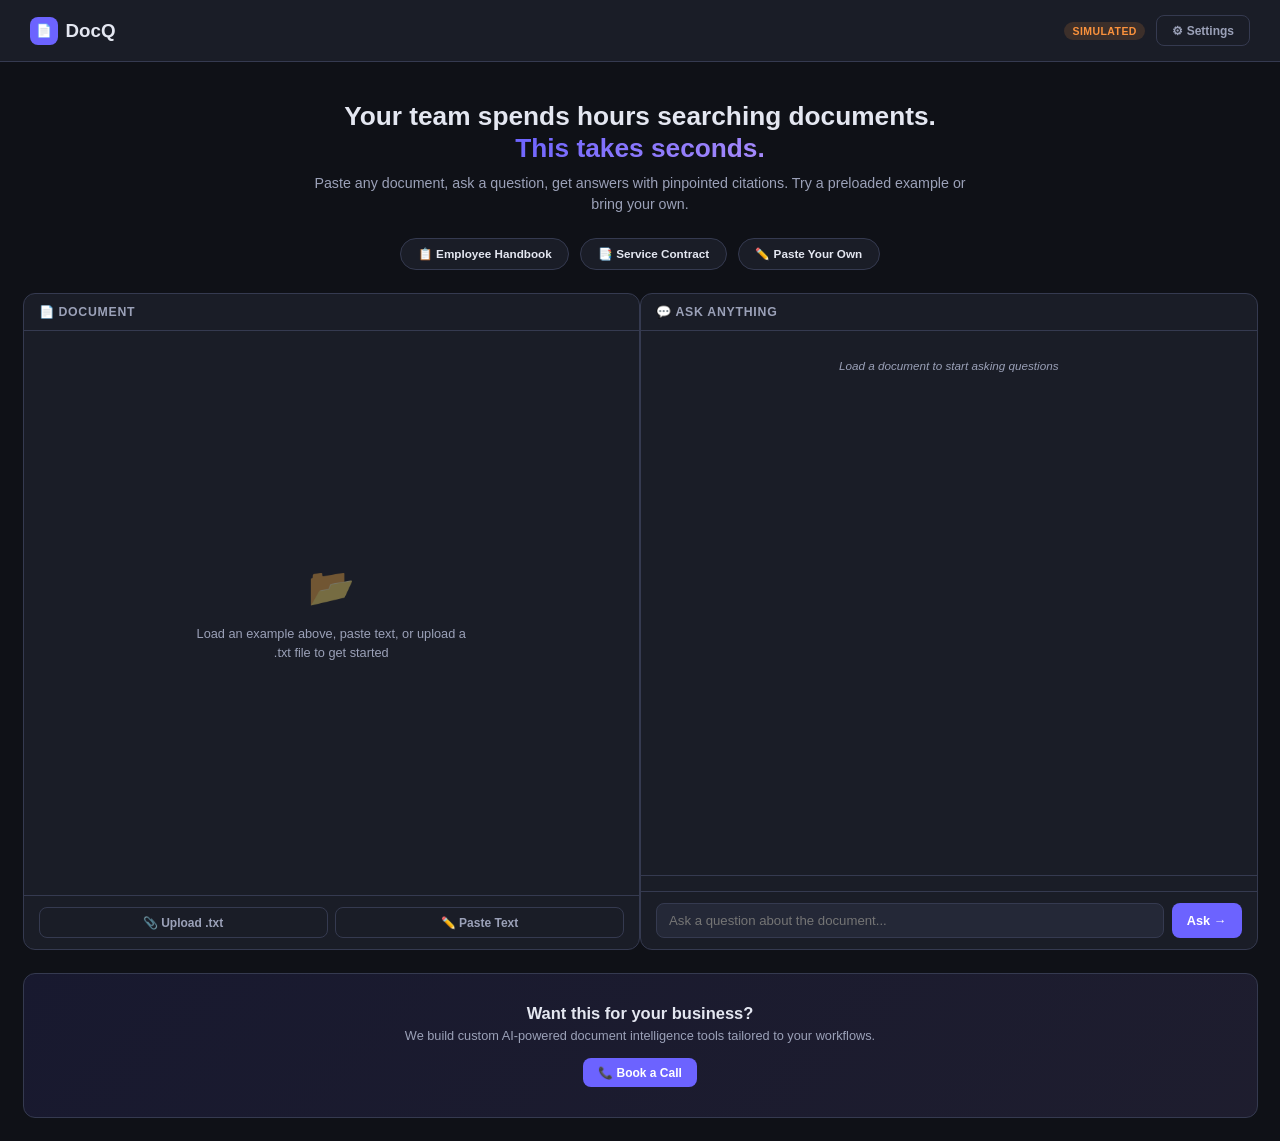
<file: apps/doc-qa/index.html>
<!DOCTYPE html>
<html lang="en">
<head>
<meta charset="UTF-8">
<meta name="viewport" content="width=device-width,initial-scale=1">
<title>DocQ — Instant Document Intelligence</title>
<link rel="stylesheet" href="style.css">
</head>
<body>

<header class="header">
  <h1><span class="icon">📄</span> DocQ</h1>
  <div class="header-actions">
    <span class="badge badge-sim" id="modeBadge">SIMULATED</span>
    <button class="btn btn-ghost" onclick="openSettings()">⚙ Settings</button>
  </div>
</header>

<section class="hero">
  <h2>Your team spends hours searching documents.<br><span>This takes seconds.</span></h2>
  <p>Paste any document, ask a question, get answers with pinpointed citations. Try a preloaded example or bring your own.</p>
</section>

<div class="examples">
  <button class="example-btn" onclick="loadExample('handbook')">📋 Employee Handbook</button>
  <button class="example-btn" onclick="loadExample('contract')">📑 Service Contract</button>
  <button class="example-btn" onclick="clearDoc()">✏️ Paste Your Own</button>
</div>

<div class="main">
  <!-- Document Panel -->
  <div class="panel">
    <div class="panel-header">
      <h3>📄 Document</h3>
      <span id="docInfo" style="font-size:.75rem;color:var(--text2)"></span>
    </div>
    <div class="panel-body" id="docBody">
      <div class="doc-placeholder" id="docPlaceholder">
        <div class="upload-icon">📂</div>
        <p>Load an example above, paste text, or upload a .txt file to get started</p>
      </div>
      <div class="doc-content" id="docContent" style="display:none"></div>
      <textarea class="paste-area" id="pasteArea" style="display:none" placeholder="Paste your document text here..."></textarea>
    </div>
    <div class="doc-actions">
      <button class="btn btn-ghost" onclick="triggerUpload()">📎 Upload .txt</button>
      <button class="btn btn-ghost" onclick="togglePaste()" id="pasteBtn">✏️ Paste Text</button>
      <input type="file" id="fileInput" accept=".txt,.md,.csv" onchange="handleFile(event)">
    </div>
  </div>

  <!-- Chat Panel -->
  <div class="panel">
    <div class="panel-header">
      <h3>💬 Ask Anything</h3>
    </div>
    <div class="chat-messages" id="chatMessages">
      <div class="msg msg-system">Load a document to start asking questions</div>
    </div>
    <div class="quick-questions" id="quickQuestions"></div>
    <div class="chat-input">
      <input type="text" id="chatInput" placeholder="Ask a question about the document..." onkeydown="if(event.key==='Enter')askQuestion()">
      <button onclick="askQuestion()">Ask →</button>
    </div>
  </div>
</div>

<div class="cta">
  <h3>Want this for your business?</h3>
  <p>We build custom AI-powered document intelligence tools tailored to your workflows.</p>
  <button class="btn btn-primary" onclick="window.open('mailto:hello@example.com','_blank')">📞 Book a Call</button>
</div>

<!-- Settings Modal -->
<div class="modal-overlay" id="settingsModal">
  <div class="modal">
    <h3>⚙ Settings</h3>
    <p>Add an OpenAI API key to switch from simulated mode to real AI-powered Q&amp;A. Your key stays in your browser — never sent to any server.</p>
    <label>OpenAI API Key</label>
    <input type="password" id="apiKeyInput" placeholder="sk-...">
    <label>Model</label>
    <select id="modelSelect">
      <option value="gpt-4o-mini">gpt-4o-mini (fast, cheap)</option>
      <option value="gpt-4o">gpt-4o (best)</option>
      <option value="gpt-3.5-turbo">gpt-3.5-turbo</option>
    </select>
    <h3 style="margin-top:.5rem;font-size:.9rem">Integration Example</h3>
    <div class="code-block">// Just 5 lines to add AI to your app
const res = await fetch('https://api.openai.com/v1/chat/completions', {
  method: 'POST',
  headers: {
    'Authorization': `Bearer ${apiKey}`,
    'Content-Type': 'application/json'
  },
  body: JSON.stringify({
    model: 'gpt-4o-mini',
    messages: [
      { role: 'system', content: `Answer from this document:\n${doc}` },
      { role: 'user', content: question }
    ]
  })
});</div>
    <div class="modal-actions">
      <button class="btn btn-ghost" onclick="closeSettings()">Cancel</button>
      <button class="btn btn-primary" onclick="saveSettings()">Save</button>
    </div>
  </div>
</div>

<script>
// ── SAMPLE DATA ──
const EXAMPLES = {
  handbook: {
    title: 'Employee Handbook (Sample)',
    text: `ACME CORP — EMPLOYEE HANDBOOK
Last Updated: January 2026

SECTION 1: PAID TIME OFF (PTO)
All full-time employees receive 20 days of paid time off per year, accruing at a rate of 1.67 days per month. PTO requests must be submitted at least two weeks in advance through the HR portal. Unused PTO can be carried over up to a maximum of 5 days into the following year. Any PTO beyond the 5-day carryover limit will be forfeited on December 31st.

Part-time employees receive PTO on a prorated basis according to their scheduled hours. Temporary and contract employees are not eligible for PTO benefits.

SECTION 2: REMOTE WORK POLICY
Employees may work remotely up to 3 days per week with manager approval. Remote work arrangements must be documented in writing and reviewed quarterly. Employees working remotely are expected to maintain core hours of 9:00 AM to 3:00 PM in their local time zone and be available via Slack and video conferencing during these hours.

A dedicated workspace with reliable internet (minimum 25 Mbps) is required. The company provides a $500 annual stipend for home office equipment. Employees must complete the Remote Work Security Training before beginning any remote arrangement.

SECTION 3: EXPENSE REIMBURSEMENT
Business expenses over $25 require pre-approval from your department manager. All expense reports must be submitted within 30 days of the expense via the Concur system. Receipts are required for all expenses over $10. Meal expenses during business travel are capped at $75 per day. Mileage reimbursement is provided at the current IRS rate of $0.67 per mile.

SECTION 4: PERFORMANCE REVIEWS
Performance reviews are conducted bi-annually in June and December. Reviews include a self-assessment, manager evaluation, and 360-degree peer feedback. Performance ratings use a 5-point scale: Exceptional (5), Exceeds Expectations (4), Meets Expectations (3), Needs Improvement (2), and Unsatisfactory (1). Employees rated 4 or above are eligible for a performance bonus of up to 15% of their annual salary.

SECTION 5: HEALTH BENEFITS
The company offers three health insurance plans: Basic, Standard, and Premium. The company covers 80% of premiums for individual coverage and 60% for family coverage. Dental and vision insurance are included in all plans. Employees are eligible for benefits starting on the first day of the month following their hire date. Open enrollment occurs annually in November.

Mental health services include 12 free counseling sessions per year through our Employee Assistance Program (EAP). Gym membership reimbursement up to $50 per month is available under the Standard and Premium plans.`,
    questions: [
      'How many PTO days do employees get?',
      'What is the remote work policy?',
      'How does expense reimbursement work?'
    ]
  },
  contract: {
    title: 'Service Contract (Sample)',
    text: `MASTER SERVICE AGREEMENT
Between: TechFlow Solutions ("Provider") and GlobalRetail Inc. ("Client")
Effective Date: February 1, 2026 | Contract No: MSA-2026-0847

ARTICLE 1: SCOPE OF SERVICES
Provider shall deliver cloud-based inventory management software ("the Platform") including real-time stock tracking, automated reorder alerts, and predictive demand analytics. The Platform shall support up to 500 concurrent users across Client's 47 retail locations. Provider will deliver an initial deployment within 90 days of the effective date, with full rollout completed within 180 days.

ARTICLE 2: SERVICE LEVEL AGREEMENT (SLA)
Provider guarantees 99.9% uptime for the Platform, measured monthly. Scheduled maintenance windows are limited to Sundays 2:00-6:00 AM EST and will be communicated 72 hours in advance. Unplanned downtime exceeding the 99.9% threshold will result in service credits: 10% monthly fee credit for 99.5%-99.9% uptime, 25% credit for 99.0%-99.5%, and 50% credit for below 99.0%.

Critical support tickets (system-wide outage) will receive a response within 15 minutes and resolution within 4 hours. High priority tickets within 1 hour response and 8 hour resolution. Medium priority within 4 hours response and 48 hour resolution.

ARTICLE 3: PRICING AND PAYMENT TERMS
Annual license fee: $480,000 ($40,000/month). Implementation fee: $150,000 (one-time). Training fee: $25,000 (covers 3 on-site training sessions). Payment terms are Net 30 from invoice date. Late payments accrue interest at 1.5% per month. Client may terminate for convenience with 90 days written notice, subject to payment of fees through the notice period.

ARTICLE 4: DATA AND SECURITY
Provider shall maintain SOC 2 Type II compliance and process all data within US-based data centers. Client data remains the exclusive property of Client at all times. Provider shall implement AES-256 encryption for data at rest and TLS 1.3 for data in transit. In the event of a data breach, Provider must notify Client within 24 hours and provide a detailed incident report within 72 hours.

Provider agrees to annual third-party security audits, with results shared with Client. Data retention: Client data will be retained for 7 years after contract termination, unless Client requests earlier deletion.

ARTICLE 5: INTELLECTUAL PROPERTY
All customizations developed specifically for Client shall be owned by Client. Provider retains ownership of the core Platform and any pre-existing intellectual property. Client receives a non-exclusive, non-transferable license to use the Platform during the contract term. Upon termination, Provider will export all Client data in standard formats (CSV, JSON) within 30 days at no additional cost.

ARTICLE 6: LIMITATION OF LIABILITY
Provider's total aggregate liability under this agreement shall not exceed the total fees paid by Client in the 12 months preceding the claim. Neither party shall be liable for indirect, incidental, or consequential damages. This limitation does not apply to breaches of confidentiality, data security obligations, or intellectual property infringement.`,
    questions: [
      'What is the uptime guarantee and penalty?',
      'How much does this contract cost?',
      'What happens to our data after termination?'
    ]
  }
};

// ── STATE ──
let currentDoc = '';
let currentExample = null;
let apiKey = localStorage.getItem('docq_apikey') || '';
let model = localStorage.getItem('docq_model') || 'gpt-4o-mini';

// ── DOM ──
const $=s=>document.querySelector(s);
const docBody=$('#docBody'), docContent=$('#docContent'), docPlaceholder=$('#docPlaceholder');
const pasteArea=$('#pasteArea'), chatMessages=$('#chatMessages'), chatInput=$('#chatInput');
const quickQuestions=$('#quickQuestions'), modeBadge=$('#modeBadge'), docInfo=$('#docInfo');

updateBadge();

// ── EXAMPLES ──
function loadExample(key) {
  const ex = EXAMPLES[key];
  currentDoc = ex.text;
  currentExample = key;
  document.querySelectorAll('.example-btn').forEach((b,i)=>{
    b.classList.toggle('active', (key==='handbook'&&i===0)||(key==='contract'&&i===1));
  });
  pasteArea.style.display='none';
  docPlaceholder.style.display='none';
  docContent.style.display='block';
  docContent.textContent = currentDoc;
  docInfo.textContent = `${ex.title} · ${currentDoc.split(/\s+/).length} words`;
  $('#pasteBtn').textContent='✏️ Paste Text';

  // set quick questions
  quickQuestions.innerHTML = '';
  ex.questions.forEach(q => {
    const b = document.createElement('button');
    b.className='qq';
    b.textContent=q;
    b.onclick=()=>{chatInput.value=q;askQuestion()};
    quickQuestions.appendChild(b);
  });

  chatMessages.innerHTML='<div class="msg msg-system">Document loaded — ask anything!</div>';
}

function clearDoc(){
  currentDoc='';currentExample=null;
  document.querySelectorAll('.example-btn').forEach((b,i)=>b.classList.toggle('active',i===2));
  docContent.style.display='none';
  docPlaceholder.style.display='none';
  pasteArea.style.display='block';
  pasteArea.value='';
  pasteArea.focus();
  docInfo.textContent='';
  quickQuestions.innerHTML='';
  chatMessages.innerHTML='<div class="msg msg-system">Paste your document, then ask a question</div>';
  $('#pasteBtn').textContent='✅ Done';
}

function togglePaste(){
  if(pasteArea.style.display==='block'){
    // save
    const t=pasteArea.value.trim();
    if(!t)return;
    currentDoc=t;currentExample=null;
    pasteArea.style.display='none';
    docContent.style.display='block';
    docContent.textContent=currentDoc;
    docInfo.textContent=`Custom document · ${currentDoc.split(/\s+/).length} words`;
    $('#pasteBtn').textContent='✏️ Paste Text';
    document.querySelectorAll('.example-btn').forEach(b=>b.classList.remove('active'));
    chatMessages.innerHTML='<div class="msg msg-system">Document loaded — ask anything!</div>';
  } else {
    clearDoc();
  }
}

function triggerUpload(){$('#fileInput').click()}
function handleFile(e){
  const f=e.target.files[0];if(!f)return;
  const r=new FileReader();
  r.onload=ev=>{
    currentDoc=ev.target.result;currentExample=null;
    pasteArea.style.display='none';
    docPlaceholder.style.display='none';
    docContent.style.display='block';
    docContent.textContent=currentDoc;
    docInfo.textContent=`${f.name} · ${currentDoc.split(/\s+/).length} words`;
    $('#pasteBtn').textContent='✏️ Paste Text';
    document.querySelectorAll('.example-btn').forEach(b=>b.classList.remove('active'));
    quickQuestions.innerHTML='';
    chatMessages.innerHTML='<div class="msg msg-system">Document loaded — ask anything!</div>';
  };
  r.readAsText(f);
}

// ── QUESTION HANDLING ──
async function askQuestion(){
  const q=chatInput.value.trim();
  if(!q||!currentDoc){
    if(!currentDoc)alert('Please load a document first.');
    return;
  }
  chatInput.value='';
  addMsg(q,'user');
  // clear highlights
  docContent.textContent=currentDoc;

  // typing indicator
  const typing=document.createElement('div');
  typing.className='typing';
  typing.innerHTML='<span></span><span></span><span></span>';
  chatMessages.appendChild(typing);
  chatMessages.scrollTop=chatMessages.scrollHeight;

  let answer,citation;
  try {
    if(apiKey){
      ({answer,citation}=await aiAnswer(q));
    } else {
      ({answer,citation}=await simulatedAnswer(q));
    }
  } catch(e){
    typing.remove();
    addMsg('Error: '+e.message,'ai');
    return;
  }
  typing.remove();
  addAiMsg(answer,citation);
  if(citation) highlightCitation(citation);
}

function addMsg(text,type){
  const d=document.createElement('div');
  d.className=`msg msg-${type}`;
  d.textContent=text;
  chatMessages.appendChild(d);
  chatMessages.scrollTop=chatMessages.scrollHeight;
}

function addAiMsg(answer,citation){
  const d=document.createElement('div');
  d.className='msg msg-ai';
  let html=`<div>${answer}</div>`;
  if(citation){
    const short=citation.length>120?citation.slice(0,120)+'…':citation;
    html+=`<div class="citation" onclick="scrollToCitation()">"${short}"</div>`;
  }
  d.innerHTML=html;
  chatMessages.appendChild(d);
  chatMessages.scrollTop=chatMessages.scrollHeight;
}

// ── SIMULATED SEARCH ──
function simulatedAnswer(q){
  return new Promise(resolve=>{
    const delay=800+Math.random()*1200;
    setTimeout(()=>{
      const {bestSentences,bestParagraph}=findRelevant(q);
      const answer=bestSentences.length
        ? `Based on the document, ${bestSentences[0].toLowerCase().startsWith('the')||bestSentences[0].toLowerCase().startsWith('all')?'':'here\'s what I found: '}${bestSentences.slice(0,2).join(' ')}`
        : 'I couldn\'t find a specific answer to that question in the document. Try rephrasing or asking about a different topic.';
      resolve({answer, citation:bestParagraph});
    },delay);
  });
}

function findRelevant(query){
  const keywords=query.toLowerCase().replace(/[?.,!]/g,'').split(/\s+/).filter(w=>w.length>2&&!['what','how','does','the','and','for','are','this','that','with','from','have','can','you','about','when','where','which','would','could','should','their','there','they','been','being','will','into','than','them','then','these','those','your','each','more','other','some','such','only','also'].includes(w));
  
  const paragraphs=currentDoc.split(/\n\n+/).filter(p=>p.trim().length>30);
  let best=null,bestScore=0;
  
  for(const p of paragraphs){
    const pl=p.toLowerCase();
    let score=0;
    for(const kw of keywords){
      const re=new RegExp(kw,'gi');
      const matches=pl.match(re);
      if(matches) score+=matches.length * (kw.length>5?2:1);
    }
    if(score>bestScore){bestScore=score;best=p}
  }

  const sentences=best?best.split(/(?<=[.!?])\s+/).filter(s=>s.length>15):[];
  const scored=sentences.map(s=>{
    const sl=s.toLowerCase();
    let sc=0;
    for(const kw of keywords){if(sl.includes(kw))sc+=kw.length>5?2:1}
    return {s,sc};
  }).sort((a,b)=>b.sc-a.sc);

  return {
    bestSentences:scored.filter(x=>x.sc>0).slice(0,3).map(x=>x.s),
    bestParagraph:best||''
  };
}

// ── REAL AI ──
async function aiAnswer(q){
  const res=await fetch('https://api.openai.com/v1/chat/completions',{
    method:'POST',
    headers:{'Authorization':`Bearer ${apiKey}`,'Content-Type':'application/json'},
    body:JSON.stringify({
      model,
      messages:[
        {role:'system',content:`You are a document Q&A assistant. Answer questions based ONLY on the provided document. Include a direct quote from the document as a citation. Format your response as JSON: {"answer":"your answer","citation":"exact quote from document"}\n\nDocument:\n${currentDoc}`},
        {role:'user',content:q}
      ],
      temperature:0.2
    })
  });
  if(!res.ok){const e=await res.json().catch(()=>({}));throw new Error(e.error?.message||`API error ${res.status}`)}
  const data=await res.json();
  const raw=data.choices[0].message.content;
  try{
    const j=JSON.parse(raw.replace(/```json?\n?/g,'').replace(/```/g,'').trim());
    return {answer:j.answer,citation:j.citation||''};
  }catch{
    return {answer:raw,citation:''};
  }
}

// ── HIGHLIGHT ──
function highlightCitation(text){
  const clean=text.replace(/[.*+?^${}()|[\]\\]/g,'\\$&');
  // try exact match first, then fuzzy with first 60 chars
  let re;
  try{re=new RegExp(`(${clean.slice(0,200)})`,'i')}catch{return}
  const html=currentDoc.replace(re,'<mark>$1</mark>');
  if(html!==currentDoc){
    docContent.innerHTML=html;
    const mark=docContent.querySelector('mark');
    if(mark) mark.scrollIntoView({behavior:'smooth',block:'center'});
  }
}
function scrollToCitation(){
  const mark=docContent.querySelector('mark');
  if(mark) mark.scrollIntoView({behavior:'smooth',block:'center'});
}

// ── SETTINGS ──
function openSettings(){
  $('#apiKeyInput').value=apiKey;
  $('#modelSelect').value=model;
  $('#settingsModal').classList.add('open');
}
function closeSettings(){$('#settingsModal').classList.remove('open')}
function saveSettings(){
  apiKey=$('#apiKeyInput').value.trim();
  model=$('#modelSelect').value;
  localStorage.setItem('docq_apikey',apiKey);
  localStorage.setItem('docq_model',model);
  updateBadge();
  closeSettings();
}
function updateBadge(){
  if(apiKey){modeBadge.textContent='AI LIVE';modeBadge.className='badge badge-live'}
  else{modeBadge.textContent='SIMULATED';modeBadge.className='badge badge-sim'}
}
$('#settingsModal').onclick=e=>{if(e.target===$('#settingsModal'))closeSettings()};
</script>
</body>
</html>
</file>
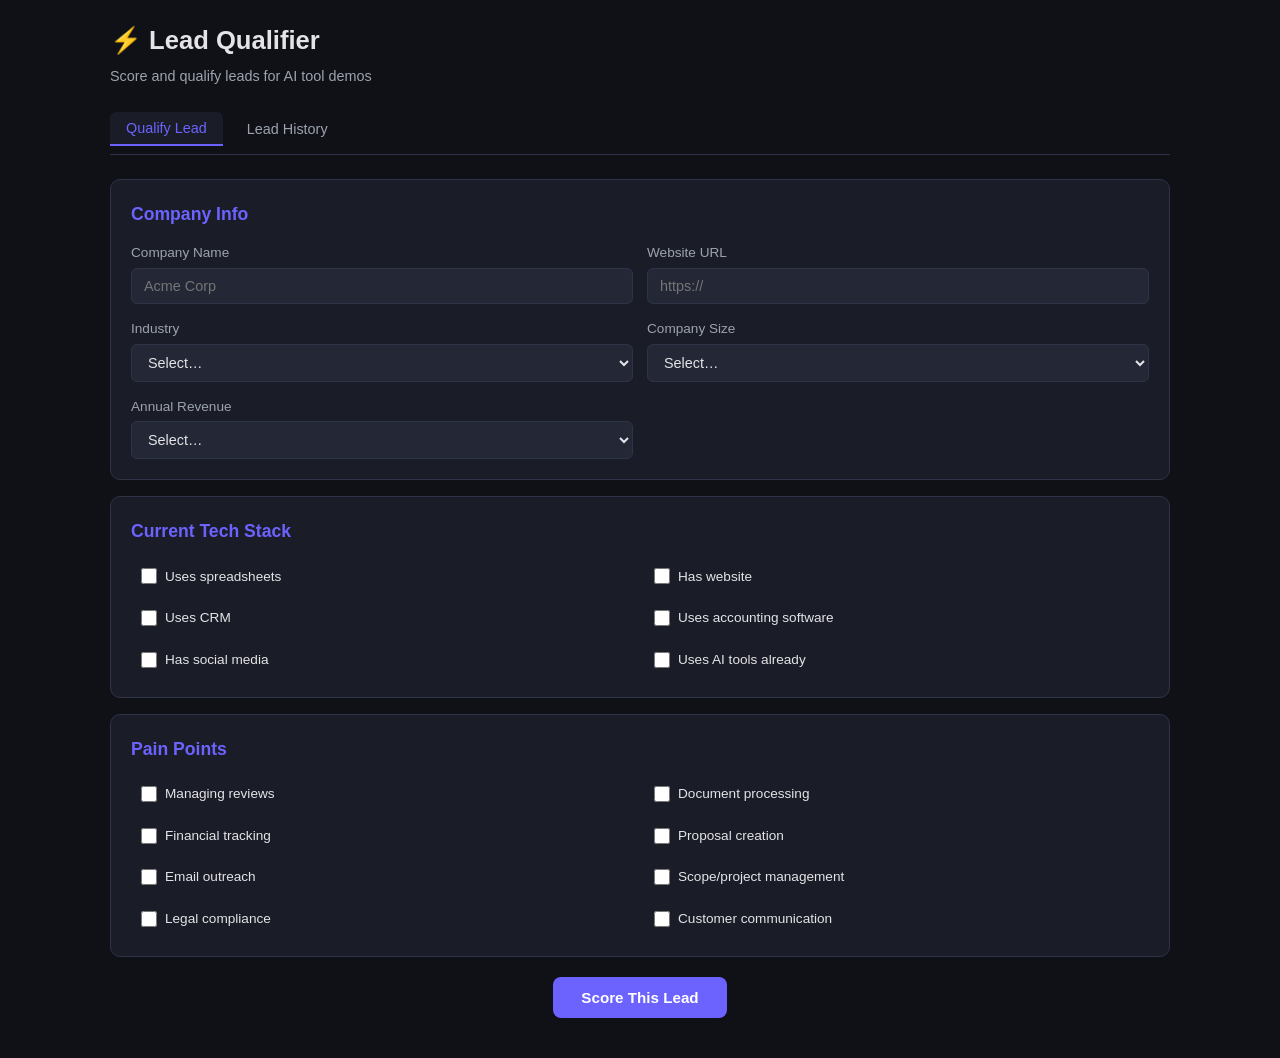
<file: apps/lead-qualifier/index.html>
<!DOCTYPE html>
<html lang="en">
<head>
<meta charset="UTF-8">
<meta name="viewport" content="width=device-width,initial-scale=1">
<title>Lead Qualifier</title>
<link rel="stylesheet" href="style.css">
</head>
<body>
<div class="app">
  <h1>⚡ Lead Qualifier</h1>
  <p class="subtitle">Score and qualify leads for AI tool demos</p>

  <div class="tabs">
    <button class="tab active" data-tab="qualify">Qualify Lead</button>
    <button class="tab" data-tab="history">Lead History</button>
  </div>

  <!-- QUALIFY TAB -->
  <div class="panel active" id="qualify">
    <div class="card">
      <h2>Company Info</h2>
      <div class="form-grid">
        <label class="field">Company Name<input type="text" id="companyName" placeholder="Acme Corp"></label>
        <label class="field">Website URL<input type="url" id="website" placeholder="https://"></label>
        <label class="field">Industry
          <select id="industry">
            <option value="">Select…</option>
            <option>Restaurant/Food Service</option><option>Healthcare</option><option>Legal</option>
            <option>Consulting</option><option>Real Estate</option><option>Retail/E-commerce</option>
            <option>Construction</option><option>Manufacturing</option><option>Marketing Agency</option>
            <option>Financial Services</option><option>Technology</option><option>Other</option>
          </select>
        </label>
        <label class="field">Company Size
          <select id="companySize">
            <option value="">Select…</option>
            <option value="1-10">1-10 employees</option><option value="11-50">11-50 employees</option>
            <option value="51-200">51-200 employees</option><option value="200+">200+ employees</option>
          </select>
        </label>
        <label class="field">Annual Revenue
          <select id="revenue">
            <option value="">Select…</option>
            <option value="<100k">Under $100K</option><option value="100k-500k">$100K - $500K</option>
            <option value="500k-1m">$500K - $1M</option><option value="1m-5m">$1M - $5M</option>
            <option value="5m-20m">$5M - $20M</option><option value="20m+">$20M+</option>
          </select>
        </label>
      </div>
    </div>

    <div class="card">
      <h2>Current Tech Stack</h2>
      <div class="checkbox-grid" id="techStack">
        <label class="cb"><input type="checkbox" value="spreadsheets">Uses spreadsheets</label>
        <label class="cb"><input type="checkbox" value="website">Has website</label>
        <label class="cb"><input type="checkbox" value="crm">Uses CRM</label>
        <label class="cb"><input type="checkbox" value="accounting">Uses accounting software</label>
        <label class="cb"><input type="checkbox" value="social">Has social media</label>
        <label class="cb"><input type="checkbox" value="ai">Uses AI tools already</label>
      </div>
    </div>

    <div class="card">
      <h2>Pain Points</h2>
      <div class="checkbox-grid" id="painPoints">
        <label class="cb"><input type="checkbox" value="reviews">Managing reviews</label>
        <label class="cb"><input type="checkbox" value="documents">Document processing</label>
        <label class="cb"><input type="checkbox" value="financial">Financial tracking</label>
        <label class="cb"><input type="checkbox" value="proposals">Proposal creation</label>
        <label class="cb"><input type="checkbox" value="email">Email outreach</label>
        <label class="cb"><input type="checkbox" value="scope">Scope/project management</label>
        <label class="cb"><input type="checkbox" value="legal">Legal compliance</label>
        <label class="cb"><input type="checkbox" value="communication">Customer communication</label>
      </div>
    </div>

    <div style="text-align:center;margin:20px 0">
      <button class="btn" onclick="scoreLead()">Score This Lead</button>
    </div>

    <div class="result-panel" id="result">
      <div class="card score-display">
        <div class="score-circle" id="scoreCircle"></div>
        <div style="margin:8px 0">
          <span class="priority-badge" id="priorityBadge"></span>
          <span class="grade-badge" id="gradeBadge"></span>
        </div>
        <p style="color:var(--text-muted);font-size:.9rem" id="scoreSummary"></p>
      </div>
      <div class="card">
        <h2>🛠 Recommended Demo Tools</h2>
        <ul class="tools-list" id="toolsList"></ul>
      </div>
      <div class="card">
        <h2>💬 Suggested Talking Points</h2>
        <ul class="talking-points" id="talkingPoints"></ul>
      </div>
      <div style="text-align:center;margin:16px 0;display:flex;gap:10px;justify-content:center">
        <button class="btn" onclick="saveLead()">💾 Save Lead</button>
        <button class="btn btn-outline" onclick="resetForm()">New Lead</button>
      </div>
    </div>
  </div>

  <!-- HISTORY TAB -->
  <div class="panel" id="history">
    <div class="history-controls">
      <select id="filterGrade" onchange="renderHistory()">
        <option value="">All Grades</option>
        <option>A</option><option>B</option><option>C</option><option>D</option>
      </select>
      <select id="sortBy" onchange="renderHistory()">
        <option value="date">Sort: Newest</option>
        <option value="score">Sort: Highest Score</option>
        <option value="name">Sort: Name</option>
      </select>
      <button class="btn btn-sm btn-outline" onclick="exportCSV()">📥 Export CSV</button>
      <button class="btn btn-sm btn-danger" onclick="clearHistory()">🗑 Clear All</button>
    </div>
    <div class="card" style="overflow-x:auto">
      <table>
        <thead><tr>
          <th>Company</th><th>Industry</th><th>Score</th><th>Grade</th><th>Priority</th><th>Date</th><th></th>
        </tr></thead>
        <tbody id="historyBody"></tbody>
      </table>
      <div class="empty" id="emptyMsg">No leads scored yet</div>
    </div>
  </div>
</div>

<script>
const TOOLS = [
  {name:'ROI Calculator',url:'https://joesmod.github.io/physician-contract-analyzer/apps/roi-calculator/',painPoints:['financial','proposals'],desc:'Show potential cost savings'},
  {name:'Cold Email Generator',url:'https://joesmod.github.io/physician-contract-analyzer/apps/cold-email-generator/',painPoints:['email','communication'],desc:'AI-powered outreach automation'},
  {name:'Non-Compete Checker',url:'https://joesmod.github.io/physician-contract-analyzer/apps/non-compete-checker/',painPoints:['legal','documents'],desc:'Legal compliance analysis'},
  {name:'Scope Tracker',url:'https://joesmod.github.io/physician-contract-analyzer/apps/scope-tracker/',painPoints:['scope','documents'],desc:'Project scope management'},
  {name:'Review Manager',url:'https://joesmod.github.io/physician-contract-analyzer/apps/review-manager/',painPoints:['reviews','communication'],desc:'Automated review handling'},
  {name:'Proposal Generator',url:'https://joesmod.github.io/physician-contract-analyzer/apps/proposal-generator/',painPoints:['proposals','documents'],desc:'Generate professional proposals fast'},
  {name:'AI Bookkeeper',url:'https://joesmod.github.io/physician-contract-analyzer/apps/ai-bookkeeper/',painPoints:['financial'],desc:'Automated financial tracking'},
];

const INDUSTRY_SCORES = {'Restaurant/Food Service':14,'Healthcare':18,'Legal':17,'Consulting':16,'Real Estate':13,'Retail/E-commerce':15,'Construction':14,'Manufacturing':13,'Marketing Agency':16,'Financial Services':17,'Technology':10,Other:11};
const SIZE_SCORES = {'1-10':10,'11-50':20,'51-200':20,'200+':12};
const REV_SCORES = {'<100k':6,'100k-500k':12,'500k-1m':16,'1m-5m':20,'5m-20m':18,'20m+':14};

let lastResult = null;

// Tabs
document.querySelectorAll('.tab').forEach(t=>t.onclick=()=>{
  document.querySelectorAll('.tab,.panel').forEach(e=>e.classList.remove('active'));
  t.classList.add('active');
  document.getElementById(t.dataset.tab).classList.add('active');
  if(t.dataset.tab==='history') renderHistory();
});

function getChecked(id){return [...document.querySelectorAll(`#${id} input:checked`)].map(c=>c.value)}

function scoreLead(){
  const name=document.getElementById('companyName').value.trim();
  const industry=document.getElementById('industry').value;
  const size=document.getElementById('companySize').value;
  const revenue=document.getElementById('revenue').value;
  if(!name||!industry||!size||!revenue) return alert('Please fill in all company info fields.');

  const tech=getChecked('techStack');
  const pains=getChecked('painPoints');

  // Score calc
  let score=0;
  score+=INDUSTRY_SCORES[industry]||10;
  score+=SIZE_SCORES[size]||10;
  score+=REV_SCORES[revenue]||8;

  // Tech gaps: fewer tools = more opportunity (max 6 tools, each unchecked = ~3.5pts, max ~21)
  const techGap=6-tech.length;
  score+=Math.round(techGap*3.5);

  // Pain points (max 8, each = ~2.5pts, max 20)
  score+=Math.round(pains.length*2.5);

  score=Math.min(100,Math.max(0,score));

  const grade=score>=80?'A':score>=60?'B':score>=40?'C':'D';
  const priority=score>=75?'Hot':score>=50?'Warm':'Cold';

  // Match tools
  const matched=TOOLS.filter(t=>t.painPoints.some(p=>pains.includes(p)));
  // If few matches, add ROI calculator as default
  if(matched.length===0) matched.push(TOOLS[0]);

  // Talking points
  const points=[];
  if(techGap>=4) points.push('Significant tech gaps — position AI tools as a modernization path');
  if(tech.includes('spreadsheets')&&!tech.includes('crm')) points.push('Still using spreadsheets without CRM — highlight automation & data consolidation');
  if(tech.includes('ai')) points.push('Already using AI — frame as expanding their AI toolkit, not starting from scratch');
  if(pains.includes('financial')) points.push('Financial pain points — lead with ROI Calculator and AI Bookkeeper demos');
  if(pains.includes('reviews')) points.push('Review management is a pain — show Review Manager for quick wins');
  if(pains.includes('email')||pains.includes('communication')) points.push('Outreach/communication struggles — Cold Email Generator is a strong opener');
  if(pains.includes('legal')) points.push('Legal compliance concerns — Non-Compete Checker shows immediate value');
  if(pains.includes('proposals')) points.push('Proposal creation bottleneck — Proposal Generator demo converts well');
  if(size==='11-50'||size==='51-200') points.push('Sweet spot company size — enough complexity to need tools, small enough to decide fast');
  if(size==='200+') points.push('Larger org — expect longer sales cycle, find the internal champion');
  if(points.length===0) points.push('Standard qualification — focus on their specific pain points in the demo');

  lastResult={name,website:document.getElementById('website').value,industry,size,revenue,tech,pains,score,grade,priority,matched,points,date:new Date().toISOString()};

  // Render
  const circle=document.getElementById('scoreCircle');
  circle.textContent=score;
  circle.className='score-circle grade-'+grade;
  document.getElementById('priorityBadge').textContent=priority;
  document.getElementById('priorityBadge').className='priority-badge priority-'+priority;
  document.getElementById('gradeBadge').textContent='Grade: '+grade;
  document.getElementById('gradeBadge').style.color=`var(--grade-${grade.toLowerCase()})`;
  document.getElementById('scoreSummary').textContent=`${name} • ${industry} • ${size} employees`;

  document.getElementById('toolsList').innerHTML=matched.map(t=>`<li><a href="${t.url}" target="_blank">${t.name}</a> — ${t.desc}</li>`).join('');
  document.getElementById('talkingPoints').innerHTML=points.map(p=>`<li>${p}</li>`).join('');

  document.getElementById('result').classList.add('show');
  document.getElementById('result').scrollIntoView({behavior:'smooth'});
}

function saveLead(){
  if(!lastResult) return;
  const leads=JSON.parse(localStorage.getItem('qualifiedLeads')||'[]');
  lastResult.id=Date.now();
  leads.push(lastResult);
  localStorage.setItem('qualifiedLeads',JSON.stringify(leads));
  alert('Lead saved!');
}

function resetForm(){
  document.querySelectorAll('#qualify input,#qualify select').forEach(e=>{if(e.type==='checkbox')e.checked=false;else e.value='';});
  document.getElementById('result').classList.remove('show');
  lastResult=null;
}

function getLeads(){return JSON.parse(localStorage.getItem('qualifiedLeads')||'[]')}

function renderHistory(){
  let leads=getLeads();
  const grade=document.getElementById('filterGrade').value;
  if(grade) leads=leads.filter(l=>l.grade===grade);
  const sort=document.getElementById('sortBy').value;
  if(sort==='score') leads.sort((a,b)=>b.score-a.score);
  else if(sort==='name') leads.sort((a,b)=>a.name.localeCompare(b.name));
  else leads.sort((a,b)=>new Date(b.date)-new Date(a.date));

  const tbody=document.getElementById('historyBody');
  const empty=document.getElementById('emptyMsg');
  if(!leads.length){tbody.innerHTML='';empty.style.display='block';return;}
  empty.style.display='none';
  tbody.innerHTML=leads.map(l=>`<tr>
    <td><strong>${esc(l.name)}</strong>${l.website?`<br><a href="${esc(l.website)}" target="_blank" style="color:var(--text-muted);font-size:.75rem">${esc(l.website)}</a>`:''}</td>
    <td>${esc(l.industry)}</td>
    <td><strong>${l.score}</strong></td>
    <td style="color:var(--grade-${l.grade.toLowerCase()})">${l.grade}</td>
    <td><span class="priority-badge priority-${l.priority}">${l.priority}</span></td>
    <td style="font-size:.8rem">${new Date(l.date).toLocaleDateString()}</td>
    <td><button class="btn btn-sm btn-outline" onclick="deleteLead(${l.id})">✕</button></td>
  </tr>`).join('');
}

function deleteLead(id){
  const leads=getLeads().filter(l=>l.id!==id);
  localStorage.setItem('qualifiedLeads',JSON.stringify(leads));
  renderHistory();
}

function clearHistory(){
  if(!confirm('Delete all saved leads?')) return;
  localStorage.removeItem('qualifiedLeads');
  renderHistory();
}

function exportCSV(){
  const leads=getLeads();
  if(!leads.length) return alert('No leads to export');
  const header='Company,Website,Industry,Size,Revenue,Score,Grade,Priority,Pain Points,Recommended Tools,Date';
  const rows=leads.map(l=>[l.name,l.website,l.industry,l.size,l.revenue,l.score,l.grade,l.priority,l.pains.join(';'),(l.matched||[]).map(t=>t.name).join(';'),new Date(l.date).toLocaleDateString()].map(v=>`"${(v||'').toString().replace(/"/g,'""')}"`).join(','));
  const blob=new Blob([header+'\n'+rows.join('\n')],{type:'text/csv'});
  const a=document.createElement('a');a.href=URL.createObjectURL(blob);a.download='leads-export.csv';a.click();
}

function esc(s){const d=document.createElement('div');d.textContent=s;return d.innerHTML;}
</script>
</body>
</html>
</file>
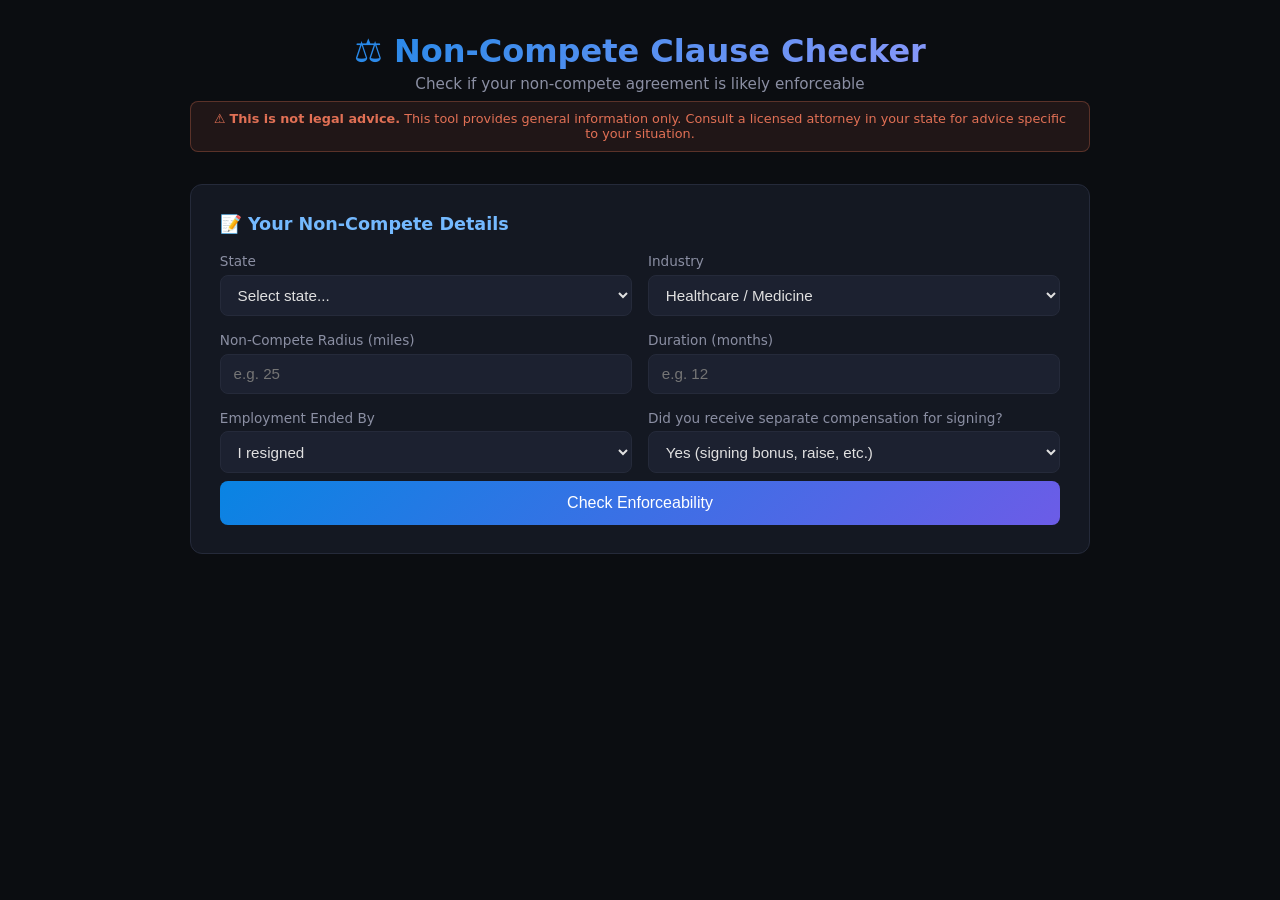
<file: apps/non-compete-checker/index.html>
<!DOCTYPE html>
<html lang="en">
<head>
<meta charset="UTF-8">
<meta name="viewport" content="width=device-width,initial-scale=1">
<title>Non-Compete Clause Checker</title>
<link rel="stylesheet" href="style.css">
</head>
<body>
<div class="container">
  <h1>⚖️ Non-Compete Clause Checker</h1>
  <p class="subtitle">Check if your non-compete agreement is likely enforceable</p>
  <div class="disclaimer">⚠️ <strong>This is not legal advice.</strong> This tool provides general information only. Consult a licensed attorney in your state for advice specific to your situation.</div>

  <div class="card">
    <h2>📝 Your Non-Compete Details</h2>
    <div class="form-grid">
      <label>State
        <select id="state">
          <option value="">Select state...</option>
        </select>
      </label>
      <label>Industry
        <select id="industry">
          <option>Healthcare / Medicine</option><option>Technology</option><option>Finance</option>
          <option>Sales</option><option>Legal</option><option>Broadcasting / Media</option>
          <option>Manufacturing</option><option>Consulting</option><option>Other</option>
        </select>
      </label>
      <label>Non-Compete Radius (miles)<input type="number" id="radius" min="0" placeholder="e.g. 25"></label>
      <label>Duration (months)<input type="number" id="duration" min="0" placeholder="e.g. 12"></label>
      <label>Employment Ended By
        <select id="termination">
          <option value="resigned">I resigned</option>
          <option value="terminated">I was terminated / laid off</option>
          <option value="mutual">Mutual separation</option>
        </select>
      </label>
      <label>Did you receive separate compensation for signing?
        <select id="consideration">
          <option value="yes">Yes (signing bonus, raise, etc.)</option>
          <option value="no">No — just continued employment</option>
          <option value="unsure">Unsure</option>
        </select>
      </label>
    </div>
    <button class="btn" onclick="check()">Check Enforceability</button>
  </div>

  <div class="results" id="results">
    <div class="card">
      <div class="score-section">
        <div class="score-label">Enforceability Score</div>
        <div class="score-ring" id="scoreRing"><span id="scoreVal"></span></div>
        <div class="score-verdict" id="verdict"></div>
      </div>

      <h2>Key Factors</h2>
      <ul class="factors" id="factors"></ul>

      <div class="state-summary" id="stateSummary"></div>
    </div>

    <div class="disclaimer" style="margin-top:1rem">⚠️ Reminder: This analysis is informational only and does not constitute legal advice. Laws change frequently — always verify with a qualified attorney.</div>
  </div>
</div>

<script>
const states = {
  AL:{name:'Alabama',enforce:'moderate',notes:'Generally enforces reasonable non-competes. Courts look at time, geography, and protectable interest. Max ~2 years typical.',physician:'Enforceable for physicians with reasonable limits.'},
  AK:{name:'Alaska',enforce:'moderate',notes:'Enforceable if reasonable in scope. No specific statute — governed by common law.',physician:'No special physician rules.'},
  AZ:{name:'Arizona',enforce:'moderate',notes:'Enforces reasonable restrictions. Courts may "blue pencil" (modify) overbroad clauses rather than void them entirely.',physician:'Enforceable but courts scrutinize patient access impact.'},
  AR:{name:'Arkansas',enforce:'moderate',notes:'Enforces non-competes if supported by consideration and reasonable in scope.',physician:'Enforceable with reasonable terms.'},
  CA:{name:'California',enforce:'ban',notes:'Non-competes are virtually unenforceable (Bus. & Prof. Code §16600). California strongly favors employee mobility. Exceptions: sale of a business.',physician:'Unenforceable.'},
  CO:{name:'Colorado',enforce:'restrictive',notes:'As of 2022, non-competes only enforceable for workers earning above ~$100k/year (adjusted annually). Must be for protection of trade secrets. Requires notice.',physician:'Limited enforceability; patient notification required.'},
  CT:{name:'Connecticut',enforce:'moderate',notes:'Enforces reasonable non-competes. Courts consider time, geography, and scope of restricted activity.',physician:'Enforceable but examined closely.'},
  DE:{name:'Delaware',enforce:'moderate',notes:'Generally enforces non-competes. Very business-friendly state. Courts apply reasonableness test.',physician:'Enforceable with standard review.'},
  FL:{name:'Florida',enforce:'strong',notes:'Strongly enforces non-competes (Fla. Stat. §542.335). Presumes valid if reasonable. Burden on employee to prove unreasonable.',physician:'Enforceable and commonly used.'},
  GA:{name:'Georgia',enforce:'moderate',notes:'2011 constitutional amendment made non-competes more enforceable. Courts can modify overbroad clauses.',physician:'Enforceable with standard review.'},
  HI:{name:'Hawaii',enforce:'restrictive',notes:'Banned non-competes for tech workers (2015). Other industries still subject to reasonableness test.',physician:'Enforceable outside tech.'},
  ID:{name:'Idaho',enforce:'strong',notes:'Generally enforces non-competes. Key requirement: must protect a legitimate business interest. Max 18 months typical.',physician:'Enforceable.'},
  IL:{name:'Illinois',enforce:'restrictive',notes:'Freedom to Work Act (2022): Non-competes unenforceable for workers earning under $75k (increases over time). Requires adequate consideration (2+ years employment or other). Employer must advise employee to consult attorney.',physician:'Subject to same income threshold; additional scrutiny.'},
  IN:{name:'Indiana',enforce:'moderate',notes:'Enforces reasonable non-competes. Blue pencil doctrine applies — courts can narrow scope.',physician:'Enforceable with reasonableness review.'},
  IA:{name:'Iowa',enforce:'moderate',notes:'Enforces non-competes with reasonableness test. Continuation of employment is adequate consideration.',physician:'Enforceable.'},
  KS:{name:'Kansas',enforce:'moderate',notes:'Enforces reasonable restrictions. Courts apply standard factors: time, geography, scope.',physician:'Enforceable.'},
  KY:{name:'Kentucky',enforce:'moderate',notes:'Enforces non-competes that are reasonable and supported by consideration.',physician:'Enforceable but courts consider patient welfare.'},
  LA:{name:'Louisiana',enforce:'moderate',notes:'Unique: must specify parishes (counties) by name, max 2 years. Strictly construed against employer.',physician:'Enforceable if parish-specific and time-limited.'},
  ME:{name:'Maine',enforce:'restrictive',notes:'Cannot enforce non-competes against workers earning at/below 400% of federal poverty level. Must be disclosed before job offer.',physician:'Subject to same restrictions.'},
  MD:{name:'Maryland',enforce:'restrictive',notes:'Non-competes unenforceable for employees earning under $15/hr or $31,200/year. Otherwise, reasonableness standard.',physician:'Enforceable above income threshold.'},
  MA:{name:'Massachusetts',enforce:'restrictive',notes:'2018 reform: max 12 months, requires garden leave pay (50% of highest salary) or equivalent consideration. Not enforceable against non-exempt employees.',physician:'Subject to same rules; garden leave required.'},
  MI:{name:'Michigan',enforce:'moderate',notes:'Enforces reasonable non-competes. Must protect competitive business interests.',physician:'Enforceable.'},
  MN:{name:'Minnesota',enforce:'ban',notes:'As of July 2023, non-competes are banned for all workers. Existing agreements may still be litigated.',physician:'Unenforceable under new law.'},
  MS:{name:'Mississippi',enforce:'moderate',notes:'Enforces non-competes that are reasonable in scope. Courts use blue pencil approach.',physician:'Enforceable.'},
  MO:{name:'Missouri',enforce:'moderate',notes:'Enforces reasonable non-competes. No specific statute — common law governs.',physician:'Enforceable.'},
  MT:{name:'Montana',enforce:'moderate',notes:'Enforces non-competes but scrutinizes closely. Must be supported by consideration.',physician:'Enforceable with scrutiny.'},
  NE:{name:'Nebraska',enforce:'moderate',notes:'Enforces non-competes but will NOT modify overbroad clauses — entire agreement void if unreasonable.',physician:'Same rule applies — must be precisely drafted.'},
  NV:{name:'Nevada',enforce:'moderate',notes:'Enforces non-competes. Courts can blue pencil. If employee terminated, non-compete paid during restriction period.',physician:'Enforceable; paid leave may apply if terminated.'},
  NH:{name:'New Hampshire',enforce:'moderate',notes:'Enforces reasonable non-competes. No major statutory restrictions.',physician:'Enforceable.'},
  NJ:{name:'New Jersey',enforce:'moderate',notes:'No statute but extensive case law. Courts apply three-part test: protectable interest, undue hardship, public harm.',physician:'Enforceable but scrutinized re: patient access.'},
  NM:{name:'New Mexico',enforce:'restrictive',notes:'Enforceable but courts are skeptical. Must be narrowly tailored. Health care practitioners have specific protections.',physician:'Generally disfavored for physicians.'},
  NY:{name:'New York',enforce:'moderate',notes:'Currently enforces non-competes under reasonableness standard. Legislative ban has been proposed but not yet enacted as of 2024.',physician:'Enforceable with scrutiny re: patient care.'},
  NC:{name:'North Carolina',enforce:'moderate',notes:'Enforces non-competes. Continuation of at-will employment is sufficient consideration.',physician:'Enforceable.'},
  ND:{name:'North Dakota',enforce:'ban',notes:'Non-competes are largely unenforceable (N.D. Cent. Code §9-08-06). Exception: sale of business.',physician:'Unenforceable.'},
  OH:{name:'Ohio',enforce:'moderate',notes:'Enforces reasonable non-competes. Courts may blue pencil. Reasonableness factors: time, geography, scope.',physician:'Enforceable.'},
  OK:{name:'Oklahoma',enforce:'ban',notes:'Non-competes are generally void (Okla. Stat. tit. 15 §219A). Limited exception: sale of business and non-solicitation.',physician:'Unenforceable as non-compete; non-solicitation may be valid.'},
  OR:{name:'Oregon',enforce:'restrictive',notes:'Max 12 months (was 18). Only for employees earning above median income. Must be signed at hire or with independent consideration. Voidable if not compliant.',physician:'Subject to same restrictions.'},
  PA:{name:'Pennsylvania',enforce:'moderate',notes:'Enforces reasonable non-competes. Must protect legitimate business interest. Courts apply reasonableness test.',physician:'Enforceable.'},
  RI:{name:'Rhode Island',enforce:'restrictive',notes:'Banned for low-wage workers, students, interns, under-18, non-exempt employees. Max 1 year for others.',physician:'Subject to same restrictions.'},
  SC:{name:'South Carolina',enforce:'moderate',notes:'Enforces non-competes that are reasonable. Blue pencil is generally not applied — overbroad = void.',physician:'Enforceable.'},
  SD:{name:'South Dakota',enforce:'moderate',notes:'Enforces non-competes. Statutory framework. Must be reasonable in all dimensions.',physician:'Enforceable.'},
  TN:{name:'Tennessee',enforce:'moderate',notes:'Enforces reasonable non-competes supported by consideration.',physician:'Enforceable.'},
  TX:{name:'Texas',enforce:'moderate',notes:'Enforceable if ancillary to an otherwise enforceable agreement and reasonable. Courts can reform (modify) overbroad clauses.',physician:'Enforceable but must allow physician to buy out; must provide patient list.'},
  UT:{name:'Utah',enforce:'moderate',notes:'Max 1 year post-employment (since 2016). Must be supported by consideration.',physician:'Enforceable within 1-year limit.'},
  VT:{name:'Vermont',enforce:'moderate',notes:'Enforces non-competes under reasonableness standard. No specific statute.',physician:'Enforceable.'},
  VA:{name:'Virginia',enforce:'moderate',notes:'Enforces reasonable non-competes. 2020 law banned non-competes for low-wage workers (below average weekly wage).',physician:'Enforceable above wage threshold.'},
  WA:{name:'Washington',enforce:'restrictive',notes:'Non-competes unenforceable for employees earning under ~$116k (adjusted). Must be disclosed at hire. Employer pays during enforcement. Max 18 months.',physician:'Subject to same earnings threshold and restrictions.'},
  WV:{name:'West Virginia',enforce:'moderate',notes:'Enforces reasonable non-competes. Standard common law analysis.',physician:'Enforceable.'},
  WI:{name:'Wisconsin',enforce:'moderate',notes:'Enforces non-competes if reasonably necessary. Stat. §103.465 — if any part is unreasonable, entire covenant void.',physician:'Enforceable but must be precisely drafted.'},
  WY:{name:'Wyoming',enforce:'moderate',notes:'Enforces non-competes. Must be reasonable. Courts apply standard analysis.',physician:'Enforceable.'},
  DC:{name:'District of Columbia',enforce:'ban',notes:'Broad ban effective October 2022. Non-competes unenforceable for nearly all employees. Exception: highly compensated medical specialists.',physician:'Generally unenforceable except for highly compensated specialists.'}
};

// Populate state dropdown
const sel = document.getElementById('state');
Object.entries(states).sort((a,b)=>a[1].name.localeCompare(b[1].name)).forEach(([k,v])=>{
  sel.innerHTML += `<option value="${k}">${v.name}</option>`;
});

function check() {
  const stKey = document.getElementById('state').value;
  const ind = document.getElementById('industry').value;
  const radius = +document.getElementById('radius').value;
  const duration = +document.getElementById('duration').value;
  const term = document.getElementById('termination').value;
  const consid = document.getElementById('consideration').value;

  if (!stKey) { alert('Please select a state.'); return; }
  if (!radius && !duration) { alert('Please enter radius and/or duration.'); return; }

  const st = states[stKey];
  let score = 5; // baseline
  const factors = [];

  // State enforcement level
  if (st.enforce === 'ban') {
    score = 1;
    factors.push({text:`${st.name} has banned or severely restricted non-competes`,cls:'positive'});
  } else if (st.enforce === 'restrictive') {
    score -= 1.5;
    factors.push({text:`${st.name} has significant restrictions on non-competes`,cls:'positive'});
  } else if (st.enforce === 'strong') {
    score += 2;
    factors.push({text:`${st.name} strongly enforces non-competes`,cls:'negative'});
  } else {
    factors.push({text:`${st.name} enforces non-competes under a reasonableness standard`,cls:'neutral'});
  }

  // Duration
  if (st.enforce !== 'ban') {
    if (duration <= 6) { score -= 1; factors.push({text:`Short duration (${duration} mo) — more likely enforceable but less restrictive`,cls:'neutral'}); }
    else if (duration <= 12) { factors.push({text:`12 months or less is generally considered reasonable`,cls:'neutral'}); }
    else if (duration <= 24) { score += 1; factors.push({text:`${duration} months is on the longer side — some courts find this excessive`,cls:'positive'}); }
    else { score += 2; factors.push({text:`${duration} months exceeds typical enforceable range (most courts cap at 24)`,cls:'positive'}); }
  }

  // Radius
  if (st.enforce !== 'ban') {
    if (radius <= 10) { score += 0.5; factors.push({text:`Small geographic scope (${radius} mi) — more likely reasonable`,cls:'negative'}); }
    else if (radius <= 50) { factors.push({text:`${radius}-mile radius is moderate — may be reasonable depending on role`,cls:'neutral'}); }
    else if (radius <= 100) { score -= 1; factors.push({text:`${radius}-mile radius is broad — courts may question necessity`,cls:'positive'}); }
    else { score -= 2; factors.push({text:`${radius}-mile radius is very broad — often deemed unreasonable`,cls:'positive'}); }
  }

  // Termination type
  if (term === 'terminated') {
    score -= 1.5;
    factors.push({text:'You were terminated — many courts are reluctant to enforce non-competes against terminated employees',cls:'positive'});
  } else if (term === 'resigned') {
    score += 0.5;
    factors.push({text:'Voluntary resignation — non-compete more likely enforced than in termination cases',cls:'negative'});
  } else {
    factors.push({text:'Mutual separation — enforceability depends on other factors',cls:'neutral'});
  }

  // Consideration
  if (consid === 'no') {
    score -= 1;
    factors.push({text:'No separate consideration provided — in some states (like IL), this weakens enforceability',cls:'positive'});
  } else if (consid === 'yes') {
    score += 0.5;
    factors.push({text:'Separate consideration was provided — strengthens the agreement',cls:'negative'});
  }

  // Industry
  const isPhysician = ind === 'Healthcare / Medicine';
  if (isPhysician) {
    score -= 0.5;
    factors.push({text:'Healthcare/physician non-competes face extra scrutiny due to patient access concerns',cls:'positive'});
  }
  if (ind === 'Technology' && ['HI'].includes(stKey)) {
    score -= 2;
    factors.push({text:`${st.name} specifically bans non-competes for tech workers`,cls:'positive'});
  }

  // Clamp
  score = Math.round(Math.max(1, Math.min(10, score)));

  // Render
  const ring = document.getElementById('scoreRing');
  const color = score <= 3 ? 'var(--green)' : score <= 6 ? 'var(--yellow)' : 'var(--red)';
  ring.style.setProperty('--score-color', color);
  ring.style.setProperty('--score-pct', (score*10)+'%');
  document.getElementById('scoreVal').textContent = score + '/10';
  document.getElementById('scoreVal').style.color = color;

  const verdicts = {1:'Very Unlikely Enforceable',2:'Unlikely Enforceable',3:'Likely Unenforceable',4:'Possibly Unenforceable',5:'Uncertain — Could Go Either Way',6:'Possibly Enforceable',7:'Likely Enforceable',8:'Probably Enforceable',9:'Strongly Enforceable',10:'Very Strongly Enforceable'};
  const vEl = document.getElementById('verdict');
  vEl.textContent = verdicts[score];
  vEl.style.color = color;

  document.getElementById('factors').innerHTML = factors.map(f=>`<li class="${f.cls}">${f.cls==='positive'?'✅':f.cls==='negative'?'⚠️':'ℹ️'} ${f.text}</li>`).join('');

  const phNote = isPhysician ? `<p style="margin-top:.8rem"><strong>Physician-specific:</strong> ${st.physician}</p>` : '';
  document.getElementById('stateSummary').innerHTML = `<h4>📜 ${st.name} Law Summary</h4><p>${st.notes}</p>${phNote}`;

  document.getElementById('results').style.display = 'block';
  document.getElementById('results').scrollIntoView({behavior:'smooth'});
}
</script>
</body>
</html>
</file>
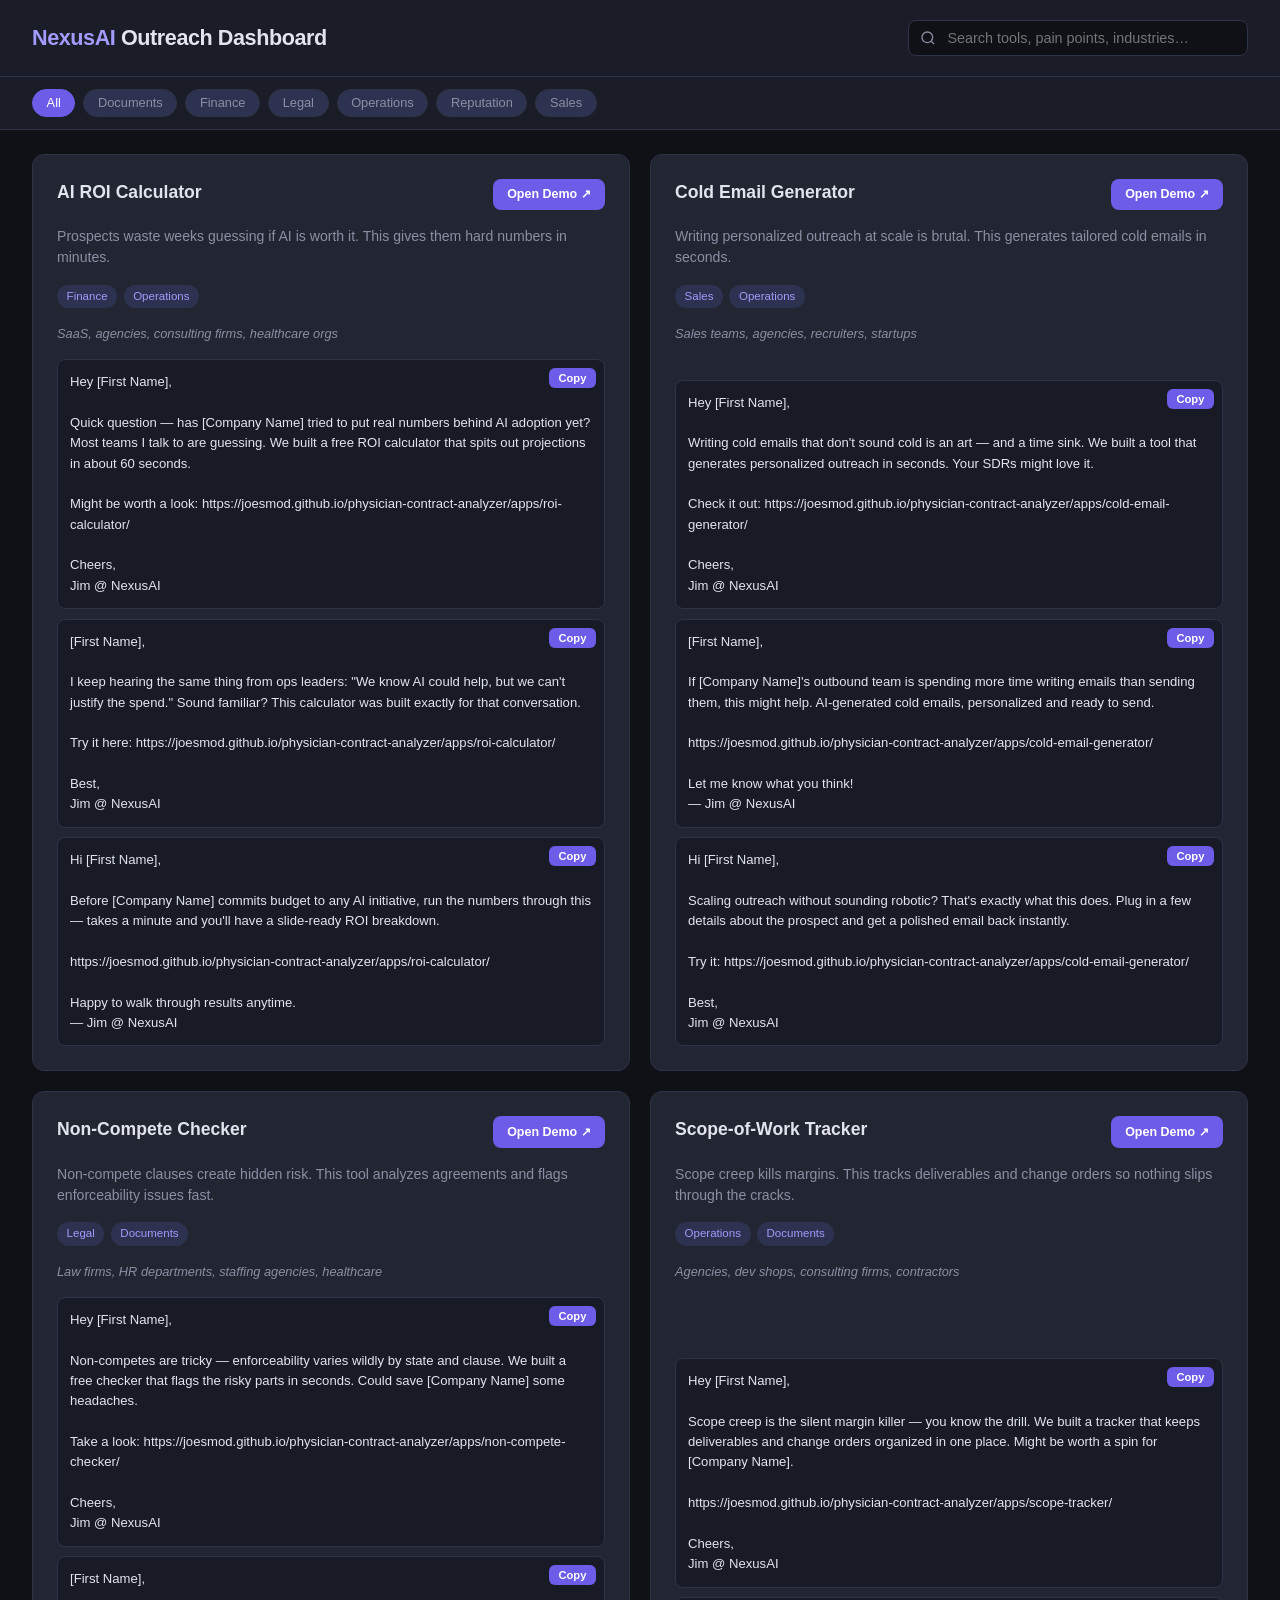
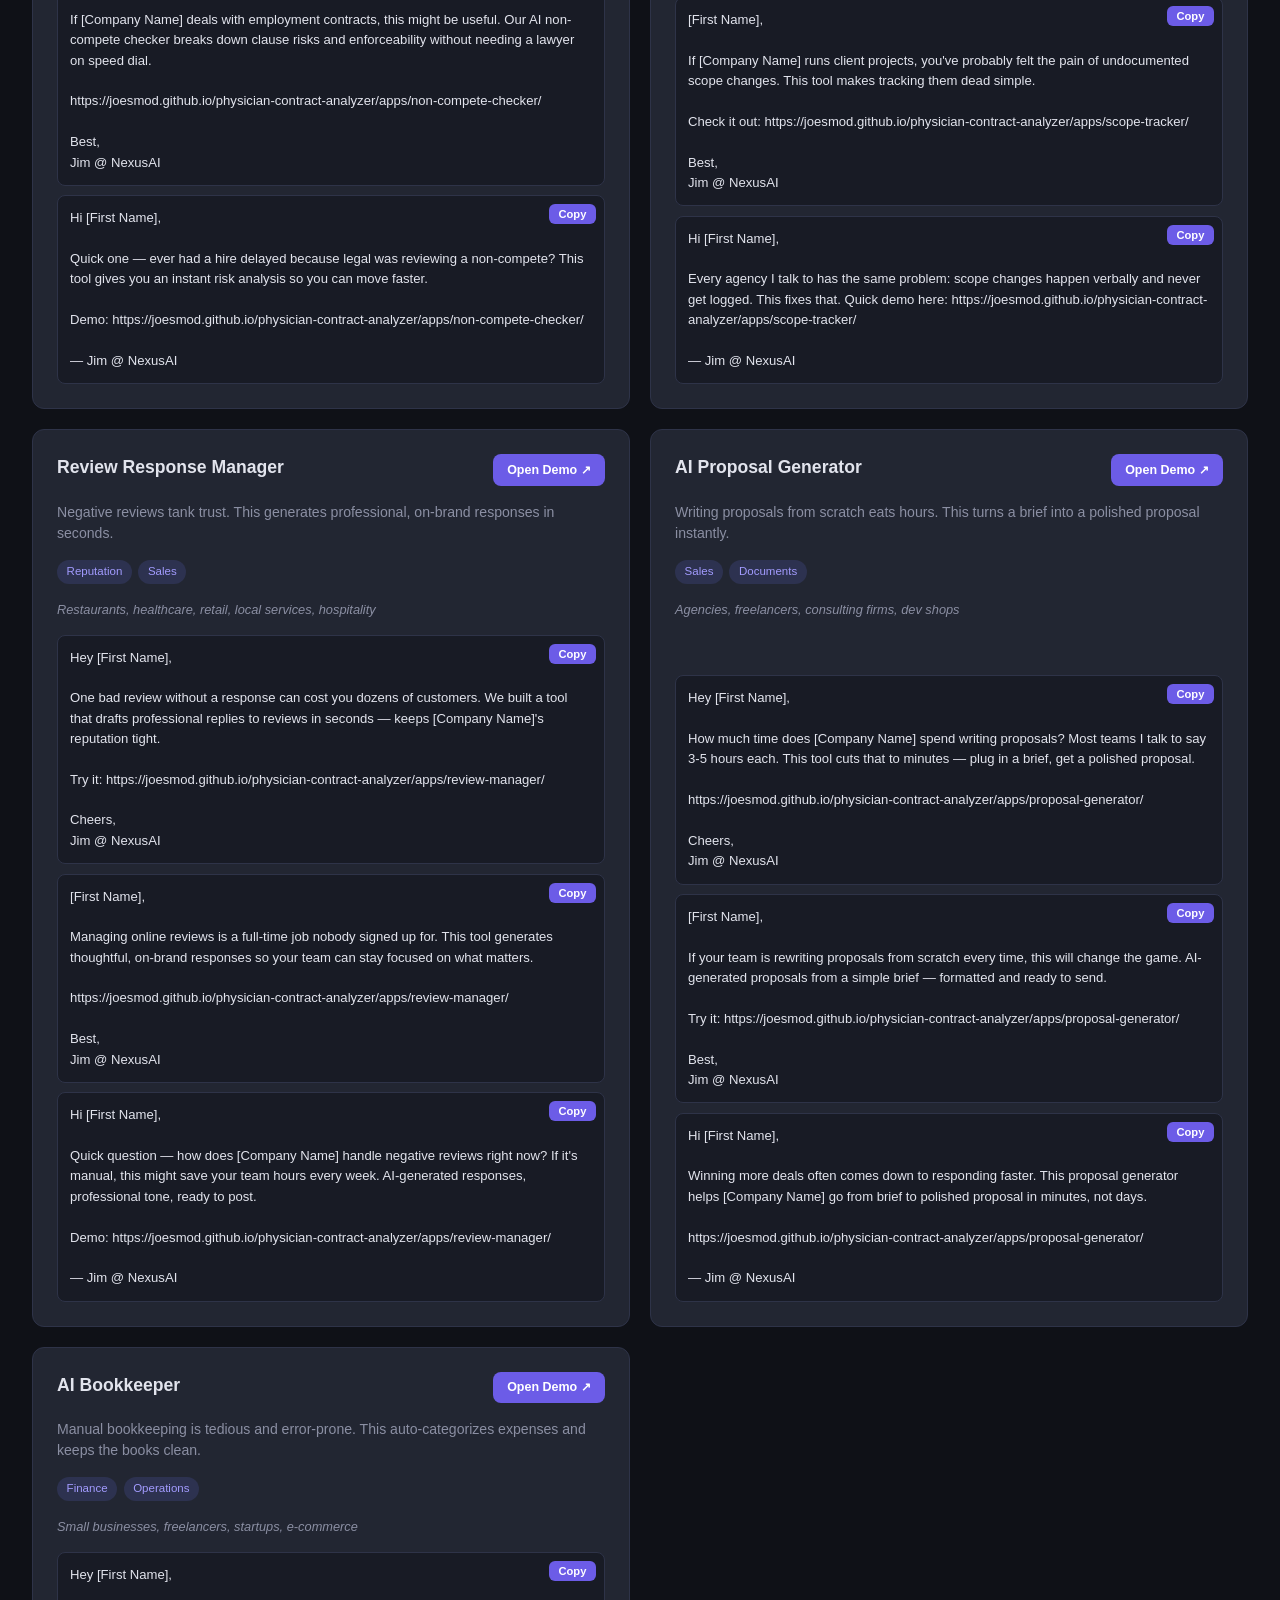
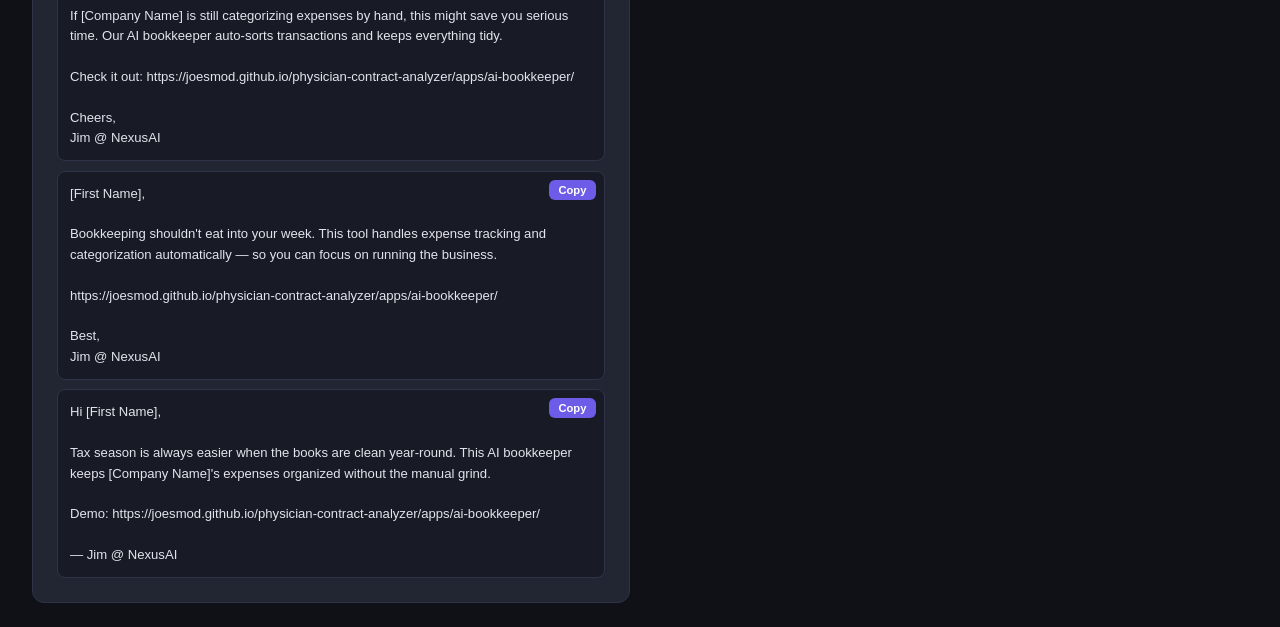
<file: apps/outreach-dashboard/index.html>
<!DOCTYPE html>
<html lang="en">
<head>
<meta charset="UTF-8">
<meta name="viewport" content="width=device-width,initial-scale=1">
<title>NexusAI Outreach Dashboard</title>
<link rel="stylesheet" href="style.css">
</head>
<body>
<header>
  <h1><span>NexusAI</span> Outreach Dashboard</h1>
  <div class="search-box">
    <svg viewBox="0 0 24 24" fill="none" stroke="currentColor" stroke-width="2"><circle cx="11" cy="11" r="8"/><path d="m21 21-4.35-4.35"/></svg>
    <input type="text" id="search" placeholder="Search tools, pain points, industries…">
  </div>
</header>
<div class="filters" id="filters"></div>
<div class="grid" id="grid"></div>
<script>
const BASE="https://joesmod.github.io/physician-contract-analyzer/apps";
const tools=[
{name:"AI ROI Calculator",slug:"roi-calculator",pain:"Prospects waste weeks guessing if AI is worth it. This gives them hard numbers in minutes.",tags:["Finance","Operations"],industries:"SaaS, agencies, consulting firms, healthcare orgs",snippets:[
`Hey [First Name],\n\nQuick question — has [Company Name] tried to put real numbers behind AI adoption yet? Most teams I talk to are guessing. We built a free ROI calculator that spits out projections in about 60 seconds.\n\nMight be worth a look: ${BASE}/roi-calculator/\n\nCheers,\nJim @ NexusAI`,
`[First Name],\n\nI keep hearing the same thing from ops leaders: "We know AI could help, but we can't justify the spend." Sound familiar? This calculator was built exactly for that conversation.\n\nTry it here: ${BASE}/roi-calculator/\n\nBest,\nJim @ NexusAI`,
`Hi [First Name],\n\nBefore [Company Name] commits budget to any AI initiative, run the numbers through this — takes a minute and you'll have a slide-ready ROI breakdown.\n\n${BASE}/roi-calculator/\n\nHappy to walk through results anytime.\n— Jim @ NexusAI`
]},
{name:"Cold Email Generator",slug:"cold-email-generator",pain:"Writing personalized outreach at scale is brutal. This generates tailored cold emails in seconds.",tags:["Sales","Operations"],industries:"Sales teams, agencies, recruiters, startups",snippets:[
`Hey [First Name],\n\nWriting cold emails that don't sound cold is an art — and a time sink. We built a tool that generates personalized outreach in seconds. Your SDRs might love it.\n\nCheck it out: ${BASE}/cold-email-generator/\n\nCheers,\nJim @ NexusAI`,
`[First Name],\n\nIf [Company Name]'s outbound team is spending more time writing emails than sending them, this might help. AI-generated cold emails, personalized and ready to send.\n\n${BASE}/cold-email-generator/\n\nLet me know what you think!\n— Jim @ NexusAI`,
`Hi [First Name],\n\nScaling outreach without sounding robotic? That's exactly what this does. Plug in a few details about the prospect and get a polished email back instantly.\n\nTry it: ${BASE}/cold-email-generator/\n\nBest,\nJim @ NexusAI`
]},
{name:"Non-Compete Checker",slug:"non-compete-checker",pain:"Non-compete clauses create hidden risk. This tool analyzes agreements and flags enforceability issues fast.",tags:["Legal","Documents"],industries:"Law firms, HR departments, staffing agencies, healthcare",snippets:[
`Hey [First Name],\n\nNon-competes are tricky — enforceability varies wildly by state and clause. We built a free checker that flags the risky parts in seconds. Could save [Company Name] some headaches.\n\nTake a look: ${BASE}/non-compete-checker/\n\nCheers,\nJim @ NexusAI`,
`[First Name],\n\nIf [Company Name] deals with employment contracts, this might be useful. Our AI non-compete checker breaks down clause risks and enforceability without needing a lawyer on speed dial.\n\n${BASE}/non-compete-checker/\n\nBest,\nJim @ NexusAI`,
`Hi [First Name],\n\nQuick one — ever had a hire delayed because legal was reviewing a non-compete? This tool gives you an instant risk analysis so you can move faster.\n\nDemo: ${BASE}/non-compete-checker/\n\n— Jim @ NexusAI`
]},
{name:"Scope-of-Work Tracker",slug:"scope-tracker",pain:"Scope creep kills margins. This tracks deliverables and change orders so nothing slips through the cracks.",tags:["Operations","Documents"],industries:"Agencies, dev shops, consulting firms, contractors",snippets:[
`Hey [First Name],\n\nScope creep is the silent margin killer — you know the drill. We built a tracker that keeps deliverables and change orders organized in one place. Might be worth a spin for [Company Name].\n\n${BASE}/scope-tracker/\n\nCheers,\nJim @ NexusAI`,
`[First Name],\n\nIf [Company Name] runs client projects, you've probably felt the pain of undocumented scope changes. This tool makes tracking them dead simple.\n\nCheck it out: ${BASE}/scope-tracker/\n\nBest,\nJim @ NexusAI`,
`Hi [First Name],\n\nEvery agency I talk to has the same problem: scope changes happen verbally and never get logged. This fixes that. Quick demo here: ${BASE}/scope-tracker/\n\n— Jim @ NexusAI`
]},
{name:"Review Response Manager",slug:"review-manager",pain:"Negative reviews tank trust. This generates professional, on-brand responses in seconds.",tags:["Reputation","Sales"],industries:"Restaurants, healthcare, retail, local services, hospitality",snippets:[
`Hey [First Name],\n\nOne bad review without a response can cost you dozens of customers. We built a tool that drafts professional replies to reviews in seconds — keeps [Company Name]'s reputation tight.\n\nTry it: ${BASE}/review-manager/\n\nCheers,\nJim @ NexusAI`,
`[First Name],\n\nManaging online reviews is a full-time job nobody signed up for. This tool generates thoughtful, on-brand responses so your team can stay focused on what matters.\n\n${BASE}/review-manager/\n\nBest,\nJim @ NexusAI`,
`Hi [First Name],\n\nQuick question — how does [Company Name] handle negative reviews right now? If it's manual, this might save your team hours every week. AI-generated responses, professional tone, ready to post.\n\nDemo: ${BASE}/review-manager/\n\n— Jim @ NexusAI`
]},
{name:"AI Proposal Generator",slug:"proposal-generator",pain:"Writing proposals from scratch eats hours. This turns a brief into a polished proposal instantly.",tags:["Sales","Documents"],industries:"Agencies, freelancers, consulting firms, dev shops",snippets:[
`Hey [First Name],\n\nHow much time does [Company Name] spend writing proposals? Most teams I talk to say 3-5 hours each. This tool cuts that to minutes — plug in a brief, get a polished proposal.\n\n${BASE}/proposal-generator/\n\nCheers,\nJim @ NexusAI`,
`[First Name],\n\nIf your team is rewriting proposals from scratch every time, this will change the game. AI-generated proposals from a simple brief — formatted and ready to send.\n\nTry it: ${BASE}/proposal-generator/\n\nBest,\nJim @ NexusAI`,
`Hi [First Name],\n\nWinning more deals often comes down to responding faster. This proposal generator helps [Company Name] go from brief to polished proposal in minutes, not days.\n\n${BASE}/proposal-generator/\n\n— Jim @ NexusAI`
]},
{name:"AI Bookkeeper",slug:"ai-bookkeeper",pain:"Manual bookkeeping is tedious and error-prone. This auto-categorizes expenses and keeps the books clean.",tags:["Finance","Operations"],industries:"Small businesses, freelancers, startups, e-commerce",snippets:[
`Hey [First Name],\n\nIf [Company Name] is still categorizing expenses by hand, this might save you serious time. Our AI bookkeeper auto-sorts transactions and keeps everything tidy.\n\nCheck it out: ${BASE}/ai-bookkeeper/\n\nCheers,\nJim @ NexusAI`,
`[First Name],\n\nBookkeeping shouldn't eat into your week. This tool handles expense tracking and categorization automatically — so you can focus on running the business.\n\n${BASE}/ai-bookkeeper/\n\nBest,\nJim @ NexusAI`,
`Hi [First Name],\n\nTax season is always easier when the books are clean year-round. This AI bookkeeper keeps [Company Name]'s expenses organized without the manual grind.\n\nDemo: ${BASE}/ai-bookkeeper/\n\n— Jim @ NexusAI`
]}
];

const allTags=[...new Set(tools.flatMap(t=>t.tags))].sort();
const filtersEl=document.getElementById("filters");
const gridEl=document.getElementById("grid");
let activeTag=null;

// Build filter buttons
const allBtn=document.createElement("button");
allBtn.textContent="All";allBtn.classList.add("active");
allBtn.onclick=()=>{activeTag=null;render()};
filtersEl.appendChild(allBtn);
allTags.forEach(tag=>{
  const b=document.createElement("button");b.textContent=tag;
  b.onclick=()=>{activeTag=tag;render()};
  filtersEl.appendChild(b);
});

function render(){
  const q=document.getElementById("search").value.toLowerCase();
  document.querySelectorAll(".filters button").forEach(b=>{
    b.classList.toggle("active",activeTag?b.textContent===activeTag:b.textContent==="All");
  });
  gridEl.innerHTML="";
  tools.forEach(t=>{
    if(activeTag&&!t.tags.includes(activeTag))return;
    const blob=(t.name+t.pain+t.tags.join(" ")+t.industries+t.snippets.join(" ")).toLowerCase();
    if(q&&!blob.includes(q))return;
    const card=document.createElement("div");card.className="card";
    card.innerHTML=`
      <div class="card-header"><h2>${t.name}</h2><a href="${BASE}/${t.slug}/" target="_blank" rel="noopener">Open Demo ↗</a></div>
      <p class="pain">${t.pain}</p>
      <div class="tags">${t.tags.map(tg=>`<span>${tg}</span>`).join("")}</div>
      <p class="industries">${t.industries}</p>
      <div class="snippets">${t.snippets.map((s,i)=>`<div class="snippet"><button class="copy-btn" data-i="${i}">Copy</button>${esc(s)}</div>`).join("")}</div>`;
    card.querySelectorAll(".copy-btn").forEach((btn,i)=>{
      btn.onclick=()=>{
        navigator.clipboard.writeText(t.snippets[i]).then(()=>{
          btn.textContent="Copied!";btn.classList.add("copied");
          setTimeout(()=>{btn.textContent="Copy";btn.classList.remove("copied")},1500);
        });
      };
    });
    gridEl.appendChild(card);
  });
}

function esc(s){return s.replace(/&/g,"&amp;").replace(/</g,"&lt;").replace(/>/g,"&gt;")}
document.getElementById("search").addEventListener("input",render);
render();
</script>
</body>
</html>
</file>
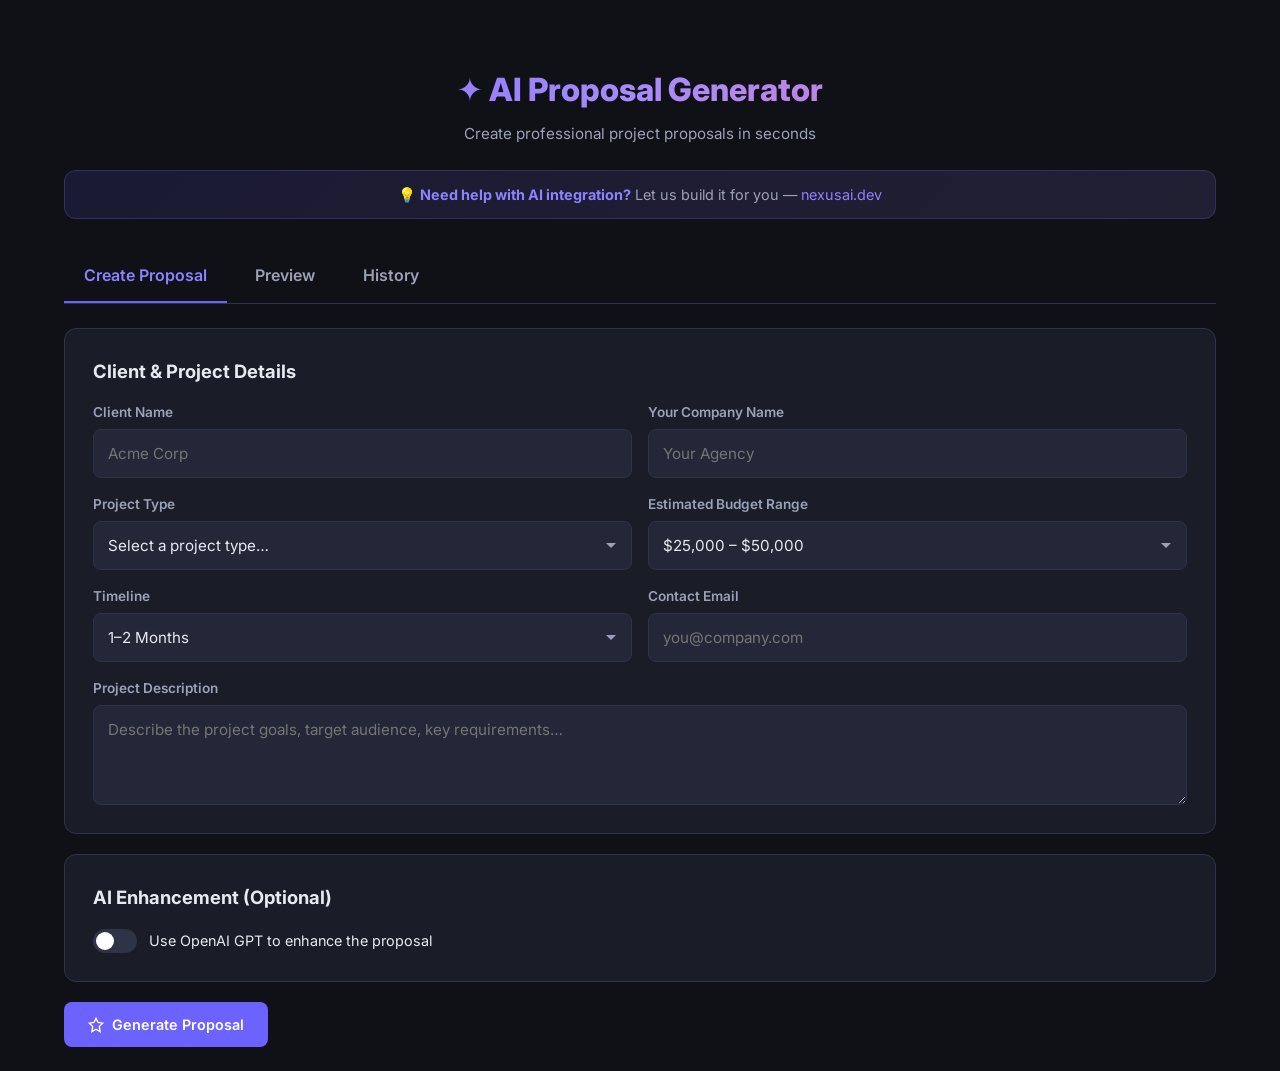
<file: apps/proposal-generator/index.html>
<!DOCTYPE html>
<html lang="en">
<head>
<meta charset="UTF-8">
<meta name="viewport" content="width=device-width,initial-scale=1">
<title>AI Proposal Generator</title>
<link rel="preconnect" href="https://fonts.googleapis.com">
<link href="https://fonts.googleapis.com/css2?family=Inter:wght@400;600;700;800&display=swap" rel="stylesheet">
<link rel="stylesheet" href="style.css">
</head>
<body>
<div class="app">
  <header>
    <h1>✦ AI Proposal Generator</h1>
    <p>Create professional project proposals in seconds</p>
  </header>

  <div class="cta-banner">💡 <strong>Need help with AI integration?</strong> Let us build it for you — <a href="https://nexusai.dev" target="_blank">nexusai.dev</a></div>

  <div class="tabs">
    <button class="tab-btn active" data-tab="create">Create Proposal</button>
    <button class="tab-btn" data-tab="preview">Preview</button>
    <button class="tab-btn" data-tab="history">History</button>
  </div>

  <!-- CREATE TAB -->
  <div class="tab-panel active" id="tab-create">
    <div class="card">
      <h2>Client & Project Details</h2>
      <div class="form-grid">
        <div class="form-group"><label>Client Name</label><input id="clientName" placeholder="Acme Corp"></div>
        <div class="form-group"><label>Your Company Name</label><input id="companyName" placeholder="Your Agency"></div>
        <div class="form-group"><label>Project Type</label>
          <select id="projectType">
            <option value="">Select a project type…</option>
            <option>Website</option>
            <option>Mobile App</option>
            <option>AI Integration</option>
            <option>Marketing Campaign</option>
            <option>Custom Software</option>
            <option>Consulting</option>
          </select>
        </div>
        <div class="form-group"><label>Estimated Budget Range</label>
          <select id="budget">
            <option value="5000-10000">$5,000 – $10,000</option>
            <option value="10000-25000">$10,000 – $25,000</option>
            <option value="25000-50000" selected>$25,000 – $50,000</option>
            <option value="50000-100000">$50,000 – $100,000</option>
            <option value="100000-250000">$100,000 – $250,000</option>
            <option value="250000+">$250,000+</option>
          </select>
        </div>
        <div class="form-group"><label>Timeline</label>
          <select id="timeline">
            <option value="2-4 weeks">2–4 Weeks</option>
            <option value="1-2 months" selected>1–2 Months</option>
            <option value="2-3 months">2–3 Months</option>
            <option value="3-6 months">3–6 Months</option>
            <option value="6-12 months">6–12 Months</option>
          </select>
        </div>
        <div class="form-group"><label>Contact Email</label><input id="contactEmail" type="email" placeholder="you@company.com"></div>
        <div class="form-group full"><label>Project Description</label><textarea id="projectDesc" placeholder="Describe the project goals, target audience, key requirements…"></textarea></div>
      </div>
    </div>

    <div class="card">
      <h2>AI Enhancement (Optional)</h2>
      <div class="toggle-row">
        <label class="toggle"><input type="checkbox" id="useAI"><span class="slider"></span></label>
        <span style="font-size:.9rem">Use OpenAI GPT to enhance the proposal</span>
      </div>
      <div class="api-key-wrap" id="apiKeyWrap">
        <div class="form-group" style="margin-top:.5rem"><label>OpenAI API Key</label><input id="apiKey" type="password" placeholder="sk-…"></div>
        <p style="font-size:.8rem;color:var(--text2);margin-top:.35rem">Your key is never stored — used only for this request.</p>
      </div>
    </div>

    <div class="btn-group">
      <button class="btn btn-primary" id="generateBtn">
        <svg viewBox="0 0 24 24" fill="none" stroke="currentColor" stroke-width="2"><path d="M12 2l3.09 6.26L22 9.27l-5 4.87L18.18 22 12 18.27 5.82 22 7 14.14l-5-4.87 6.91-1.01z"/></svg>
        Generate Proposal
      </button>
    </div>
  </div>

  <!-- PREVIEW TAB -->
  <div class="tab-panel" id="tab-preview">
    <div id="previewEmpty" class="empty-state">
      <svg viewBox="0 0 24 24" fill="none" stroke="currentColor" stroke-width="1.5"><path d="M9 12h6m-6 4h6m2 5H7a2 2 0 01-2-2V5a2 2 0 012-2h5.586a1 1 0 01.707.293l5.414 5.414a1 1 0 01.293.707V19a2 2 0 01-2 2z"/></svg>
      <p>No proposal yet — fill in the form and generate one.</p>
    </div>
    <div id="generatingState" class="generating" style="display:none"><div class="spinner"></div>Generating with GPT…</div>
    <div class="proposal-output" id="proposalOutput">
      <div class="card" id="proposalContent"></div>
      <div class="btn-group" style="margin-bottom:2rem">
        <button class="btn btn-primary" onclick="window.print()">
          <svg viewBox="0 0 24 24" fill="none" stroke="currentColor" stroke-width="2"><path d="M6 9V2h12v7M6 18H4a2 2 0 01-2-2v-5a2 2 0 012-2h16a2 2 0 012 2v5a2 2 0 01-2 2h-2"/><rect x="6" y="14" width="12" height="8"/></svg>
          Export PDF
        </button>
        <button class="btn btn-secondary" id="copyBtn">
          <svg viewBox="0 0 24 24" fill="none" stroke="currentColor" stroke-width="2"><rect x="9" y="9" width="13" height="13" rx="2"/><path d="M5 15H4a2 2 0 01-2-2V4a2 2 0 012-2h9a2 2 0 012 2v1"/></svg>
          Copy as Text
        </button>
      </div>
    </div>
  </div>

  <!-- HISTORY TAB -->
  <div class="tab-panel" id="tab-history">
    <div id="historyList"></div>
  </div>
</div>

<script>
// ── Project Type Templates ──
const TEMPLATES = {
  "Website": {
    scope: ["UI/UX design and prototyping","Responsive front-end development","CMS integration and content setup","SEO optimization and performance tuning","Cross-browser and device testing","Analytics and tracking implementation"],
    deliverables: ["Fully responsive website","Admin CMS dashboard","SEO audit report","Performance optimization report","Training documentation"],
    milestones: [["Discovery & Wireframes","Week 1–2"],["UI Design & Approval","Week 2–3"],["Front-End Development","Week 3–5"],["CMS Integration & Content","Week 5–6"],["QA Testing & Launch","Week 6–7"]]
  },
  "Mobile App": {
    scope: ["Native/cross-platform app architecture","UI/UX design for iOS and Android","Core feature development","API integration and backend connectivity","Push notifications and offline support","App store submission and optimization"],
    deliverables: ["iOS and Android applications","API documentation","App store assets and listings","User testing report","Post-launch support plan"],
    milestones: [["Requirements & Architecture","Week 1–2"],["UI/UX Design","Week 2–4"],["Core Development Sprint","Week 4–8"],["API Integration & Testing","Week 8–10"],["Beta Testing & Store Submission","Week 10–12"]]
  },
  "AI Integration": {
    scope: ["AI/ML requirements analysis","Model selection and evaluation","Data pipeline architecture","API development and integration","Model training and fine-tuning","Performance monitoring and optimization"],
    deliverables: ["Trained AI model(s)","REST API endpoints","Integration documentation","Performance benchmarks","Monitoring dashboard"],
    milestones: [["Data Audit & Requirements","Week 1–2"],["Model Prototyping","Week 2–4"],["Pipeline Development","Week 4–6"],["Integration & Testing","Week 6–8"],["Optimization & Deployment","Week 8–10"]]
  },
  "Marketing Campaign": {
    scope: ["Market research and audience analysis","Campaign strategy development","Creative asset production","Multi-channel ad setup and management","A/B testing and optimization","Analytics and performance reporting"],
    deliverables: ["Campaign strategy document","Creative assets package","Ad account setup and configurations","Weekly performance reports","Final ROI analysis report"],
    milestones: [["Research & Strategy","Week 1–2"],["Creative Production","Week 2–3"],["Campaign Launch","Week 3–4"],["Optimization Phase","Week 4–8"],["Final Report & Handoff","Week 8"]]
  },
  "Custom Software": {
    scope: ["Requirements gathering and system architecture","Database design and data modeling","Back-end development","Front-end application development","Third-party integrations","Security audit and penetration testing"],
    deliverables: ["Production-ready application","Source code repository","Technical documentation","Deployment runbook","Security audit report"],
    milestones: [["Discovery & Architecture","Week 1–3"],["Database & Backend Dev","Week 3–7"],["Frontend Development","Week 7–10"],["Integration & QA","Week 10–12"],["Deployment & Handoff","Week 12–14"]]
  },
  "Consulting": {
    scope: ["Current state assessment and audit","Stakeholder interviews and workshops","Gap analysis and opportunity mapping","Strategic roadmap development","Technology recommendations","Implementation planning"],
    deliverables: ["Assessment report","Strategic roadmap document","Technology recommendation matrix","Implementation timeline","Executive summary presentation"],
    milestones: [["Kickoff & Discovery","Week 1"],["Stakeholder Interviews","Week 1–2"],["Analysis & Research","Week 2–3"],["Roadmap Development","Week 3–4"],["Final Presentation","Week 4"]]
  }
};

// ── Helpers ──
const $ = s => document.querySelector(s);
const $$ = s => document.querySelectorAll(s);
const today = () => new Date().toLocaleDateString('en-US',{year:'numeric',month:'long',day:'numeric'});
const budgetLabel = v => {const m={'5000-10000':'$5,000 – $10,000','10000-25000':'$10,000 – $25,000','25000-50000':'$25,000 – $50,000','50000-100000':'$50,000 – $100,000','100000-250000':'$100,000 – $250,000','250000+':'$250,000+'};return m[v]||v};
const budgetMid = v => {const p=v.replace('+','').split('-').map(Number);return p.length===1?p[0]:(p[0]+p[1])/2};

function uid(){return Date.now().toString(36)+Math.random().toString(36).slice(2,7)}

// ── Tabs ──
$$('.tab-btn').forEach(b=>b.addEventListener('click',()=>{
  $$('.tab-btn').forEach(t=>t.classList.remove('active'));
  $$('.tab-panel').forEach(t=>t.classList.remove('active'));
  b.classList.add('active');
  $(`#tab-${b.dataset.tab}`).classList.add('active');
}));
function switchTab(name){$(`.tab-btn[data-tab="${name}"]`).click()}

// ── AI Toggle ──
$('#useAI').addEventListener('change',e=>{$('#apiKeyWrap').classList.toggle('show',e.target.checked)});

// ── Generate ──
$('#generateBtn').addEventListener('click', async ()=>{
  const client=$('#clientName').value.trim()||'[Client Name]';
  const company=$('#companyName').value.trim()||'[Your Company]';
  const type=$('#projectType').value;
  const budget=$('#budget').value;
  const timeline=$('#timeline').value;
  const desc=$('#projectDesc').value.trim()||'A custom project tailored to the client\'s business needs.';
  const email=$('#contactEmail').value.trim();

  if(!type){alert('Please select a project type.');return}

  const tpl=TEMPLATES[type];
  const useAI=$('#useAI').checked && $('#apiKey').value.trim();

  switchTab('preview');

  if(useAI){
    $('#previewEmpty').style.display='none';
    $('#generatingState').style.display='flex';
    $('#proposalOutput').classList.remove('visible');
    try{
      const enhanced = await generateWithGPT(client,company,type,desc,budget,timeline,tpl,$('#apiKey').value.trim());
      renderProposal(enhanced);
    }catch(e){
      alert('GPT generation failed: '+e.message+'. Falling back to template.');
      renderProposal(buildTemplate(client,company,type,desc,budget,timeline,email,tpl));
    }
    $('#generatingState').style.display='none';
  } else {
    const data=buildTemplate(client,company,type,desc,budget,timeline,email,tpl);
    renderProposal(data);
  }

  saveHistory({id:uid(),client,company,type,budget,timeline,desc,email,date:today()});
});

function buildTemplate(client,company,type,desc,budget,timeline,email,tpl){
  const mid=budgetMid(budget);
  const pricingItems=[
    ['Discovery & Planning',Math.round(mid*.15)],
    ['Design & Prototyping',Math.round(mid*.2)],
    ['Development & Implementation',Math.round(mid*.4)],
    ['Testing & QA',Math.round(mid*.1)],
    ['Deployment & Launch',Math.round(mid*.1)],
    ['Project Management',Math.round(mid*.05)]
  ];
  const total=pricingItems.reduce((s,r)=>s+r[1],0);

  return {client,company,type,desc,budget:budgetLabel(budget),timeline,email,date:today(),
    summary:`This proposal outlines the scope, deliverables, timeline, and investment for a ${type.toLowerCase()} project for ${client}. Our team at ${company} will deliver a high-quality solution designed to meet your business objectives, combining industry best practices with a tailored approach to ensure measurable results within the ${timeline} timeframe.`,
    scope:tpl.scope,
    deliverables:tpl.deliverables,
    milestones:tpl.milestones,
    pricing:pricingItems,
    total,
    terms:[
      'Payment: 50% upfront, 25% at midpoint, 25% upon completion.',
      'Revisions: Up to 2 rounds of revisions are included per milestone.',
      'Timeline begins upon receipt of initial payment and all required assets.',
      'Additional scope requests will be quoted separately as change orders.',
      'All source code and assets transfer to client upon final payment.',
      'Confidentiality: Both parties agree to maintain confidentiality of proprietary information.',
      `This proposal is valid for 30 days from ${today()}.`
    ]
  };
}

async function generateWithGPT(client,company,type,desc,budget,timeline,tpl,apiKey){
  const prompt=`Generate a professional project proposal in JSON format for:
Client: ${client}, Company: ${company}, Project Type: ${type}
Description: ${desc}, Budget: ${budgetLabel(budget)}, Timeline: ${timeline}
Base scope items: ${tpl.scope.join('; ')}

Return ONLY valid JSON with keys: summary(string), scope(string[]), deliverables(string[]), milestones(array of [name,timeline] pairs), pricing(array of [item,amount] pairs where amount is number), total(number), terms(string[]).
Make it professional, specific, and compelling. Keep pricing within the ${budgetLabel(budget)} range.`;

  const res=await fetch('https://api.openai.com/v1/chat/completions',{
    method:'POST',headers:{'Content-Type':'application/json','Authorization':`Bearer ${apiKey}`},
    body:JSON.stringify({model:'gpt-4o-mini',messages:[{role:'system',content:'You are a professional proposal writer. Return only valid JSON.'},{role:'user',content:prompt}],temperature:0.7,max_tokens:2000})
  });
  if(!res.ok) throw new Error(`API ${res.status}`);
  const json=await res.json();
  const text=json.choices[0].message.content.replace(/```json?\n?/g,'').replace(/```/g,'').trim();
  const data=JSON.parse(text);
  data.client=client;data.company=company;data.type=type;data.desc=desc;
  data.budget=budgetLabel(budget);data.timeline=timeline;data.date=today();
  data.email=$('#contactEmail').value.trim();
  return data;
}

function renderProposal(d){
  const fmt=n=>'$'+Number(n).toLocaleString();
  let html=`
    <div class="proposal-header">
      <h2>${d.type} Proposal</h2>
      <div class="meta">Prepared for <strong>${d.client}</strong> by <strong>${d.company}</strong> · ${d.date}</div>
    </div>
    <div class="proposal-section"><h3>Executive Summary</h3><p>${d.summary}</p></div>
    <div class="proposal-section"><h3>Scope of Work</h3><ul>${d.scope.map(s=>`<li>${s}</li>`).join('')}</ul></div>
    <div class="proposal-section"><h3>Deliverables</h3><ul>${d.deliverables.map(s=>`<li>${s}</li>`).join('')}</ul></div>
    <div class="proposal-section"><h3>Timeline & Milestones</h3>
      <table class="milestone-table"><thead><tr><th>Milestone</th><th>Timeline</th></tr></thead><tbody>
      ${d.milestones.map(m=>`<tr><td>${m[0]}</td><td>${m[1]}</td></tr>`).join('')}
      </tbody></table>
    </div>
    <div class="proposal-section"><h3>Investment</h3>
      ${d.pricing.map(r=>`<div class="pricing-row"><span>${r[0]}</span><span>${fmt(r[1])}</span></div>`).join('')}
      <div class="pricing-row total"><span>Total Investment</span><span>${fmt(d.total)}</span></div>
      <p style="margin-top:.75rem;font-size:.85rem">Estimated budget range: ${d.budget} · Timeline: ${d.timeline}</p>
    </div>
    <div class="proposal-section"><h3>Terms & Conditions</h3><ul>${d.terms.map(t=>`<li>${t}</li>`).join('')}</ul></div>
    ${d.email?`<div class="proposal-section"><h3>Contact</h3><p>${d.company} · ${d.email}</p></div>`:''}
  `;
  $('#proposalContent').innerHTML=html;
  $('#previewEmpty').style.display='none';
  $('#proposalOutput').classList.add('visible');
  window._lastProposal=d;
}

// ── Copy ──
$('#copyBtn').addEventListener('click',()=>{
  const d=window._lastProposal;if(!d)return;
  const fmt=n=>'$'+Number(n).toLocaleString();
  let t=`${d.type.toUpperCase()} PROPOSAL\nPrepared for ${d.client} by ${d.company} · ${d.date}\n\n`;
  t+=`EXECUTIVE SUMMARY\n${d.summary}\n\n`;
  t+=`SCOPE OF WORK\n${d.scope.map(s=>'• '+s).join('\n')}\n\n`;
  t+=`DELIVERABLES\n${d.deliverables.map(s=>'• '+s).join('\n')}\n\n`;
  t+=`TIMELINE & MILESTONES\n${d.milestones.map(m=>m[0]+' — '+m[1]).join('\n')}\n\n`;
  t+=`INVESTMENT\n${d.pricing.map(r=>r[0]+': '+fmt(r[1])).join('\n')}\nTotal: ${fmt(d.total)}\n\n`;
  t+=`TERMS & CONDITIONS\n${d.terms.map(s=>'• '+s).join('\n')}\n`;
  navigator.clipboard.writeText(t).then(()=>{
    const b=$('#copyBtn');b.innerHTML='✓ Copied!';setTimeout(()=>{b.innerHTML='<svg viewBox="0 0 24 24" fill="none" stroke="currentColor" stroke-width="2"><rect x="9" y="9" width="13" height="13" rx="2"/><path d="M5 15H4a2 2 0 01-2-2V4a2 2 0 012-2h9a2 2 0 012 2v1"/></svg>Copy as Text'},1500);
  });
});

// ── History ──
function getHistory(){try{return JSON.parse(localStorage.getItem('proposal_history'))||[]}catch{return[]}}
function saveHistory(item){const h=getHistory();h.unshift(item);if(h.length>20)h.length=20;localStorage.setItem('proposal_history',JSON.stringify(h));renderHistory()}
function renderHistory(){
  const h=getHistory();
  if(!h.length){$('#historyList').innerHTML='<div class="empty-state"><p>No proposals yet.</p></div>';return}
  $('#historyList').innerHTML=h.map(i=>`
    <div class="history-item" data-id="${i.id}">
      <div class="info" onclick="loadFromHistory('${i.id}')"><strong>${i.type} — ${i.client}</strong><span>${i.date} · ${budgetLabel(i.budget)}</span></div>
      <div class="actions"><button class="btn btn-sm btn-secondary" onclick="event.stopPropagation();deleteHistory('${i.id}')">✕</button></div>
    </div>`).join('');
}
window.loadFromHistory=function(id){
  const item=getHistory().find(i=>i.id===id);if(!item)return;
  $('#clientName').value=item.client||'';
  $('#companyName').value=item.company||'';
  $('#projectType').value=item.type||'';
  $('#budget').value=item.budget||'25000-50000';
  $('#timeline').value=item.timeline||'1-2 months';
  $('#projectDesc').value=item.desc||'';
  $('#contactEmail').value=item.email||'';
  switchTab('create');
};
window.deleteHistory=function(id){
  const h=getHistory().filter(i=>i.id!==id);
  localStorage.setItem('proposal_history',JSON.stringify(h));renderHistory();
};
window.budgetLabel=budgetLabel;
renderHistory();
</script>
</body>
</html>
</file>
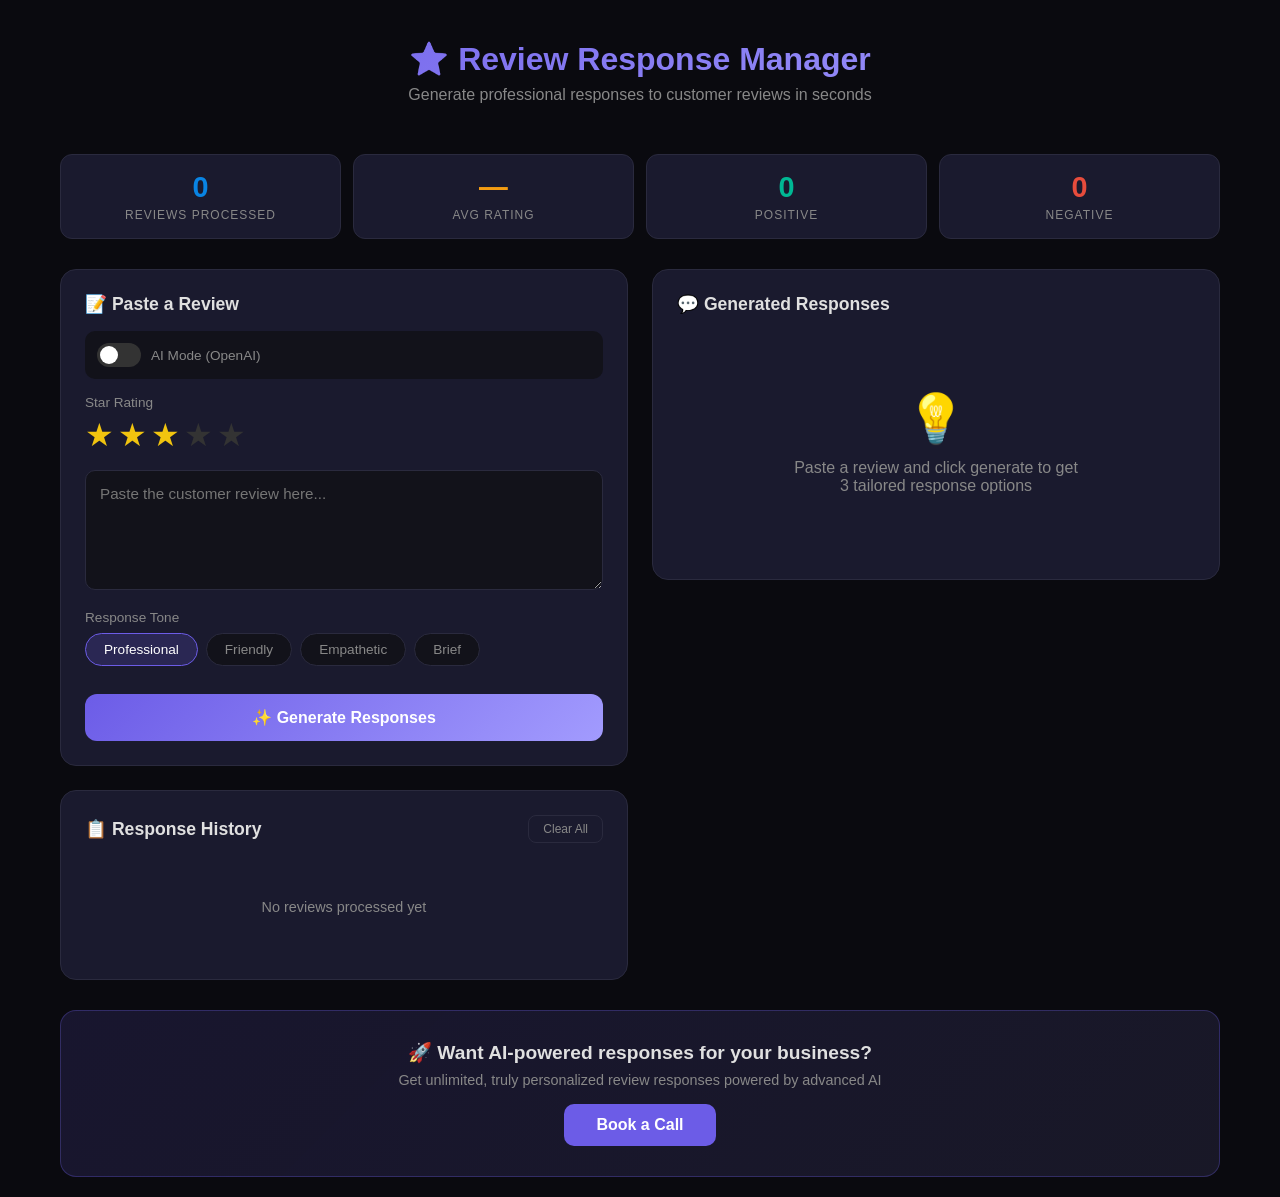
<file: apps/review-manager/index.html>
<!DOCTYPE html>
<html lang="en">
<head>
<meta charset="UTF-8">
<meta name="viewport" content="width=device-width, initial-scale=1.0">
<title>Review Response Manager</title>
<link rel="stylesheet" href="style.css">
</head>
<body>

<header>
  <h1>⭐ Review Response Manager</h1>
  <p>Generate professional responses to customer reviews in seconds</p>
</header>

<div class="container">
  <!-- Stats Dashboard -->
  <div class="stats-bar">
    <div class="stat-card"><div class="value blue" id="statTotal">0</div><div class="label">Reviews Processed</div></div>
    <div class="stat-card"><div class="value orange" id="statAvgRating">—</div><div class="label">Avg Rating</div></div>
    <div class="stat-card"><div class="value green" id="statPositive">0</div><div class="label">Positive</div></div>
    <div class="stat-card"><div class="value red" id="statNegative">0</div><div class="label">Negative</div></div>
  </div>

  <div class="main-grid">
    <!-- Left: Input -->
    <div>
      <div class="card">
        <h2>📝 Paste a Review</h2>

        <!-- AI Toggle -->
        <div class="ai-toggle">
          <label class="toggle-switch"><input type="checkbox" id="aiToggle"><span class="slider"></span></label>
          <label>AI Mode (OpenAI)</label>
        </div>
        <input type="password" class="api-key-input" id="apiKeyInput" placeholder="Paste your OpenAI API key...">

        <!-- Star Rating -->
        <p style="font-size:.85rem;color:var(--text-dim);margin-bottom:6px;">Star Rating</p>
        <div class="stars-input">
          <input type="radio" name="rating" id="s5" value="5"><label for="s5">★</label>
          <input type="radio" name="rating" id="s4" value="4"><label for="s4">★</label>
          <input type="radio" name="rating" id="s3" value="3" checked><label for="s3">★</label>
          <input type="radio" name="rating" id="s2" value="2"><label for="s2">★</label>
          <input type="radio" name="rating" id="s1" value="1"><label for="s1">★</label>
        </div>

        <!-- Review Text -->
        <textarea id="reviewText" placeholder="Paste the customer review here..."></textarea>

        <!-- Tone Selector -->
        <p style="font-size:.85rem;color:var(--text-dim);margin:16px 0 8px;">Response Tone</p>
        <div class="tone-selector">
          <button class="tone-btn active" data-tone="professional">Professional</button>
          <button class="tone-btn" data-tone="friendly">Friendly</button>
          <button class="tone-btn" data-tone="empathetic">Empathetic</button>
          <button class="tone-btn" data-tone="brief">Brief</button>
        </div>

        <button class="generate-btn" id="generateBtn">✨ Generate Responses</button>
      </div>

      <!-- History -->
      <div class="card" style="margin-top:24px;">
        <h2 style="display:flex;justify-content:space-between;align-items:center;">📋 Response History <button class="clear-hist" id="clearHist">Clear All</button></h2>
        <div id="historyList"><div class="history-empty">No reviews processed yet</div></div>
      </div>
    </div>

    <!-- Right: Responses -->
    <div>
      <div class="card">
        <h2>💬 Generated Responses <span id="sentimentBadge"></span></h2>
        <div id="responsesArea">
          <div class="no-responses"><div class="icon">💡</div><p>Paste a review and click generate to get<br>3 tailored response options</p></div>
        </div>
      </div>
    </div>
  </div>

  <!-- CTA -->
  <div class="cta-banner">
    <h3>🚀 Want AI-powered responses for your business?</h3>
    <p>Get unlimited, truly personalized review responses powered by advanced AI</p>
    <a href="#" class="cta-btn">Book a Call</a>
  </div>
</div>

<div class="toast" id="toast">Copied to clipboard!</div>

<script>
const STORAGE_KEY = 'reviewManager_history';

// --- Keyword Extraction ---
function extractKeywords(text) {
  const lower = text.toLowerCase();
  const kw = { topics: [], staffNames: [], sentiment: [] };
  const topicMap = {
    food: /\b(food|meal|dish|pizza|burger|steak|sushi|chicken|salad|appetizer|dessert|menu|taste|flavor|delicious|bland)\b/g,
    service: /\b(service|server|waiter|waitress|hostess|bartender|staff|employee|manager|attentive|rude|slow|helpful|friendly)\b/g,
    wait: /\b(wait|waiting|waited|slow|quick|fast|prompt|hour|minutes|forever|long time)\b/g,
    ambiance: /\b(ambiance|atmosphere|decor|music|noise|loud|quiet|cozy|clean|dirty|vibe)\b/g,
    price: /\b(price|expensive|cheap|overpriced|value|worth|cost|affordable|pricey)\b/g,
    quality: /\b(quality|fresh|stale|cold|hot|warm|raw|overcooked|undercooked|perfect)\b/g,
    delivery: /\b(delivery|shipping|package|arrived|late|on time|damaged|missing)\b/g,
    location: /\b(location|parking|convenient|far|close|accessible|neighborhood)\b/g,
    experience: /\b(experience|visit|trip|time|occasion|birthday|anniversary|celebration|date night)\b/g
  };
  for (const [topic, rx] of Object.entries(topicMap)) {
    const m = lower.match(rx);
    if (m) kw.topics.push({ topic, mentions: [...new Set(m)] });
  }
  // Staff names (capitalized words after service keywords)
  const nameRx = /\b(?:server|waiter|waitress|bartender|host|manager|staff member)\s+(?:named?\s+)?([A-Z][a-z]+)\b/g;
  let nm; while ((nm = nameRx.exec(text)) !== null) kw.staffNames.push(nm[1]);
  // Positive/negative phrases
  const pos = lower.match(/\b(amazing|excellent|fantastic|great|wonderful|awesome|perfect|love[d]?|best|incredible|outstanding|superb|delightful|impressed|recommend)\b/g);
  const neg = lower.match(/\b(terrible|horrible|awful|worst|disgusting|disappointing|never again|unacceptable|ruined|cold|rude|dirty|overpriced|stale|raw|wrong order|mistake|complaint)\b/g);
  if (pos) kw.sentiment.push(...new Set(pos));
  if (neg) kw.sentiment.push(...new Set(neg));
  return kw;
}

function getSentiment(rating) { return rating >= 4 ? 'positive' : rating <= 2 ? 'negative' : 'neutral'; }

// --- Template Responses ---
function generateTemplateResponses(text, rating, tone) {
  const kw = extractKeywords(text);
  const sentiment = getSentiment(rating);
  const topicStr = kw.topics.map(t => t.mentions[0]).slice(0, 3);
  const staffStr = kw.staffNames.length ? kw.staffNames[0] : '';
  const specificMention = topicStr.length ? topicStr.join(', ') : 'your experience';

  const templates = { positive: {}, negative: {}, neutral: {} };

  templates.positive.professional = [
    `Thank you for your wonderful ${rating}-star review. We're pleased to hear that ${specificMention} met your expectations.${staffStr ? ` We'll be sure to pass along your kind words to ${staffStr}.` : ''} Your feedback motivates our team to continue delivering excellence. We look forward to welcoming you back soon.`,
    `We truly appreciate you taking the time to share your experience. It's gratifying to know that ${specificMention} resonated with you.${staffStr ? ` ${staffStr} will be thrilled to hear this!` : ''} We strive for consistency in every visit, and your review confirms we're on the right track. See you again soon!`,
    `What a fantastic review — thank you! Hearing that ${specificMention} exceeded expectations is exactly what drives us.${staffStr ? ` We'll make sure ${staffStr} knows about your kind feedback.` : ''} We'd love to have you back anytime.`
  ];
  templates.positive.friendly = [
    `Wow, thanks so much for the love! 😊 So glad you enjoyed ${specificMention}${staffStr ? ` — we'll give ${staffStr} a high-five from you!` : '.'} Can't wait to see you again!`,
    `You just made our day! 🙌 Thrilled that ${specificMention} hit the spot for you.${staffStr ? ` ${staffStr} is a rockstar, and we'll let them know!` : ''} Come back soon — we'll save your favorite spot!`,
    `This review put a huge smile on our faces! So happy ${specificMention} was a hit.${staffStr ? ` ${staffStr} says thank you!` : ''} See you next time! 🎉`
  ];
  templates.positive.empathetic = [
    `Thank you so much for sharing your experience — it truly means the world to us. Knowing that ${specificMention} brought you joy is what keeps us going.${staffStr ? ` ${staffStr} pours their heart into their work, and your recognition means everything.` : ''} We'd be honored to welcome you back.`,
    `Your kind words touch our hearts. We pour so much care into ${specificMention}, and knowing it made a difference in your visit is deeply fulfilling.${staffStr ? ` We'll share your beautiful feedback with ${staffStr} — it'll make their day.` : ''} Thank you for being part of our community.`,
    `Reading your review fills us with gratitude. Every detail around ${specificMention} is something we care deeply about.${staffStr ? ` ${staffStr} is dedicated to creating memorable experiences, and your words are the ultimate reward.` : ''} We can't wait to see you again.`
  ];
  templates.positive.brief = [
    `Thank you for the ${rating}-star review! Glad you loved ${specificMention}. See you again soon!`,
    `Appreciate the kind words! Happy ${specificMention} met expectations.${staffStr ? ` Kudos to ${staffStr}!` : ''} Hope to see you back.`,
    `Thanks for the great review! We're glad you had a wonderful experience. Come back anytime!`
  ];

  templates.negative.professional = [
    `Thank you for bringing this to our attention. We sincerely apologize that ${specificMention} did not meet the standards you deserve.${staffStr ? ` We will address this directly with ${staffStr} and our team.` : ''} We take this feedback seriously and would appreciate the opportunity to make things right. Please reach out to us at [contact] so we can discuss this further.`,
    `We're sorry to hear about your disappointing experience with ${specificMention}. This is not the level of quality we strive for, and your feedback is invaluable in helping us improve. We'd love the chance to make this up to you — please contact us directly at [contact] at your earliest convenience.`,
    `We appreciate your honest feedback regarding ${specificMention}. Please accept our sincere apologies for falling short of your expectations. We are reviewing the issues you've raised and taking corrective action. We'd like to invite you back for an improved experience — please reach out to us at [contact].`
  ];
  templates.negative.friendly = [
    `Oh no, we're really sorry to hear this! 😔 Your experience with ${specificMention} is definitely not what we aim for.${staffStr ? ` We'll chat with ${staffStr} right away.` : ''} We'd love a chance to make it up to you — drop us a line at [contact]?`,
    `Ugh, this isn't the experience we want anyone to have. So sorry about ${specificMention}. We're on it! Would you mind reaching out to us at [contact]? We want to make this right for you.`,
    `We're bummed to read this — truly sorry about ${specificMention}. That's not who we are, and we want to fix it. Please reach out at [contact] so we can take care of you properly.`
  ];
  templates.negative.empathetic = [
    `We're deeply sorry to hear about your experience. We understand how frustrating it must have been when ${specificMention} didn't meet your expectations.${staffStr ? ` We'll be having a heartfelt conversation with ${staffStr} about this.` : ''} Your feelings are completely valid, and we want to make this right. Please contact us at [contact] — we truly care about resolving this for you.`,
    `Reading your review, we feel your disappointment — and we're sorry. ${specificMention} should have been handled much better, and we take full responsibility. We'd be grateful for the chance to restore your trust. Please reach out to us at [contact] so we can personally address your concerns.`,
    `We hear you, and we're truly sorry. No one should have the experience you described with ${specificMention}. We want you to know that your feedback has been shared with our entire team and we're committed to doing better. Please allow us to make this right — contact us at [contact].`
  ];
  templates.negative.brief = [
    `Sorry about your experience with ${specificMention}. We'll address this immediately. Please contact us at [contact] to resolve this.`,
    `We apologize for the issues with ${specificMention}. This isn't our standard. Please reach out at [contact] — we'd like to make it right.`,
    `Thank you for the feedback. We're sorry about ${specificMention} and want to fix it. Contact us at [contact].`
  ];

  templates.neutral.professional = [
    `Thank you for your feedback. We appreciate your honest assessment of ${specificMention}. We're always looking for ways to improve and your insights help us do that. We hope to exceed your expectations on your next visit.`,
    `We value your review and the time you took to share your thoughts on ${specificMention}. While we're glad some aspects met your expectations, we recognize there's room for improvement. We'd love to welcome you back for an even better experience.`,
    `Thank you for the balanced review. Your comments about ${specificMention} are noted, and we'll use them constructively. We hope to earn that 5th star on your next visit!`
  ];
  templates.neutral.friendly = [
    `Thanks for the honest review! We hear you on ${specificMention} — always looking to level up. Hope we can wow you next time! 😊`,
    `Appreciate the feedback! Glad some things worked out, and we'll definitely work on ${specificMention}. Come see us again — we've got improvements cooking!`,
    `Thanks for keeping it real! We'll take your notes on ${specificMention} to heart. Next visit's gonna be even better! 💪`
  ];
  templates.neutral.empathetic = [
    `Thank you for sharing your thoughtful feedback. We understand that ${specificMention} could have been better, and we genuinely appreciate you giving us the chance to improve. Every review like yours helps us grow. We hope to create a more memorable experience for you next time.`,
    `We appreciate your candid review. We know that ${specificMention} didn't fully hit the mark, and we take that to heart. Your experience matters deeply to us, and we're committed to making positive changes. We'd love another chance to impress you.`,
    `Your feedback means a lot to us. We understand the mixed feelings about ${specificMention} and want you to know we're listening. We'll be working to improve, and we hope you'll give us another opportunity to delight you.`
  ];
  templates.neutral.brief = [
    `Thanks for the review! We'll work on improving ${specificMention}. Hope to see you again.`,
    `Appreciate the feedback on ${specificMention}. We're always improving — hope your next visit is 5 stars!`,
    `Thank you! We'll take your notes on ${specificMention} and do better. See you next time.`
  ];

  return templates[sentiment][tone] || templates[sentiment].professional;
}

// --- AI Mode ---
async function generateAIResponses(text, rating, tone, apiKey) {
  const sentiment = getSentiment(rating);
  const prompt = `You are a business review response expert. Generate exactly 3 response options for this customer review. Each should be in a "${tone}" tone. The review is ${sentiment} (${rating} stars).${sentiment === 'negative' ? ' Acknowledge the issue, apologize sincerely, and offer to resolve offline (mention contacting directly).' : sentiment === 'positive' ? ' Thank the customer and reinforce the positive experience.' : ' Thank them and acknowledge room for improvement.'}\n\nReview: "${text}"\n\nReturn ONLY a JSON array of 3 strings. No markdown, no explanation.`;

  const res = await fetch('https://api.openai.com/v1/chat/completions', {
    method: 'POST',
    headers: { 'Content-Type': 'application/json', 'Authorization': `Bearer ${apiKey}` },
    body: JSON.stringify({ model: 'gpt-4o-mini', messages: [{ role: 'user', content: prompt }], temperature: 0.8 })
  });
  if (!res.ok) throw new Error('API request failed: ' + res.status);
  const data = await res.json();
  return JSON.parse(data.choices[0].message.content);
}

// --- State ---
let currentTone = 'professional';
let history = JSON.parse(localStorage.getItem(STORAGE_KEY) || '[]');

// --- DOM ---
const $ = id => document.getElementById(id);
const toneBtns = document.querySelectorAll('.tone-btn');
const aiToggle = $('aiToggle');
const apiKeyInput = $('apiKeyInput');

toneBtns.forEach(btn => btn.addEventListener('click', () => {
  toneBtns.forEach(b => b.classList.remove('active'));
  btn.classList.add('active');
  currentTone = btn.dataset.tone;
}));

aiToggle.addEventListener('change', () => {
  apiKeyInput.classList.toggle('show', aiToggle.checked);
  const saved = localStorage.getItem('reviewManager_apiKey');
  if (saved && aiToggle.checked) apiKeyInput.value = saved;
});

apiKeyInput.addEventListener('change', () => {
  localStorage.setItem('reviewManager_apiKey', apiKeyInput.value);
});

function getRating() {
  const checked = document.querySelector('input[name="rating"]:checked');
  return checked ? parseInt(checked.value) : 3;
}

function showToast(msg) {
  const t = $('toast');
  t.textContent = msg || 'Copied to clipboard!';
  t.classList.add('show');
  setTimeout(() => t.classList.remove('show'), 2000);
}

function renderSentiment(rating) {
  const s = getSentiment(rating);
  const labels = { positive: '😊 Positive', neutral: '😐 Neutral', negative: '😟 Negative' };
  $('sentimentBadge').innerHTML = `<span class="sentiment-badge ${s}">${labels[s]}</span>`;
}

function renderResponses(responses, reviewText, rating) {
  renderSentiment(rating);
  const area = $('responsesArea');
  area.innerHTML = responses.map((r, i) => `
    <div class="response-card">
      <div class="option-label">Option ${i + 1}</div>
      <p>${r}</p>
      <div class="response-actions">
        <button class="copy-btn" onclick="copyResponse(${i})">📋 Copy</button>
        <button class="use-btn" onclick="useResponse(${i})">✅ Use This</button>
      </div>
    </div>
  `).join('');
  window._currentResponses = responses;
  window._currentReview = reviewText;
  window._currentRating = rating;
}

window.copyResponse = function(i) {
  navigator.clipboard.writeText(window._currentResponses[i]);
  showToast();
};

window.useResponse = function(i) {
  const entry = {
    id: Date.now(),
    review: window._currentReview,
    rating: window._currentRating,
    tone: currentTone,
    response: window._currentResponses[i],
    date: new Date().toISOString()
  };
  history.unshift(entry);
  if (history.length > 50) history.pop();
  localStorage.setItem(STORAGE_KEY, JSON.stringify(history));
  renderHistory();
  updateStats();
  showToast('Response saved to history!');
};

function renderHistory() {
  const list = $('historyList');
  if (!history.length) { list.innerHTML = '<div class="history-empty">No reviews processed yet</div>'; return; }
  list.innerHTML = history.slice(0, 20).map(h => `
    <div class="history-item" onclick="loadHistory('${h.id}')">
      <div class="hist-header">
        <span class="hist-stars">${'★'.repeat(h.rating)}${'☆'.repeat(5 - h.rating)}</span>
        <span class="hist-date">${new Date(h.date).toLocaleDateString()}</span>
      </div>
      <div class="hist-preview">${h.review}</div>
      <div class="hist-response">↪ ${h.response}</div>
    </div>
  `).join('');
}

window.loadHistory = function(id) {
  const h = history.find(x => x.id == id);
  if (!h) return;
  $('reviewText').value = h.review;
  document.querySelector(`input[name="rating"][value="${h.rating}"]`).checked = true;
  toneBtns.forEach(b => { b.classList.toggle('active', b.dataset.tone === h.tone); });
  currentTone = h.tone;
};

function updateStats() {
  $('statTotal').textContent = history.length;
  if (history.length) {
    const avg = (history.reduce((s, h) => s + h.rating, 0) / history.length).toFixed(1);
    $('statAvgRating').textContent = avg;
  } else {
    $('statAvgRating').textContent = '—';
  }
  $('statPositive').textContent = history.filter(h => h.rating >= 4).length;
  $('statNegative').textContent = history.filter(h => h.rating <= 2).length;
}

$('clearHist').addEventListener('click', () => {
  if (!confirm('Clear all response history?')) return;
  history = [];
  localStorage.removeItem(STORAGE_KEY);
  renderHistory();
  updateStats();
});

// --- Generate ---
$('generateBtn').addEventListener('click', async () => {
  const text = $('reviewText').value.trim();
  if (!text) { showToast('Please paste a review first'); return; }
  const rating = getRating();
  const btn = $('generateBtn');
  btn.textContent = '⏳ Generating...';
  btn.disabled = true;

  try {
    let responses;
    if (aiToggle.checked && apiKeyInput.value.trim()) {
      responses = await generateAIResponses(text, rating, currentTone, apiKeyInput.value.trim());
    } else {
      // Simulate brief delay for feel
      await new Promise(r => setTimeout(r, 600));
      responses = generateTemplateResponses(text, rating, currentTone);
    }
    renderResponses(responses, text, rating);
  } catch (e) {
    showToast('Error: ' + e.message);
  } finally {
    btn.textContent = '✨ Generate Responses';
    btn.disabled = false;
  }
});

// Init
renderHistory();
updateStats();
</script>
</body>
</html>
</file>
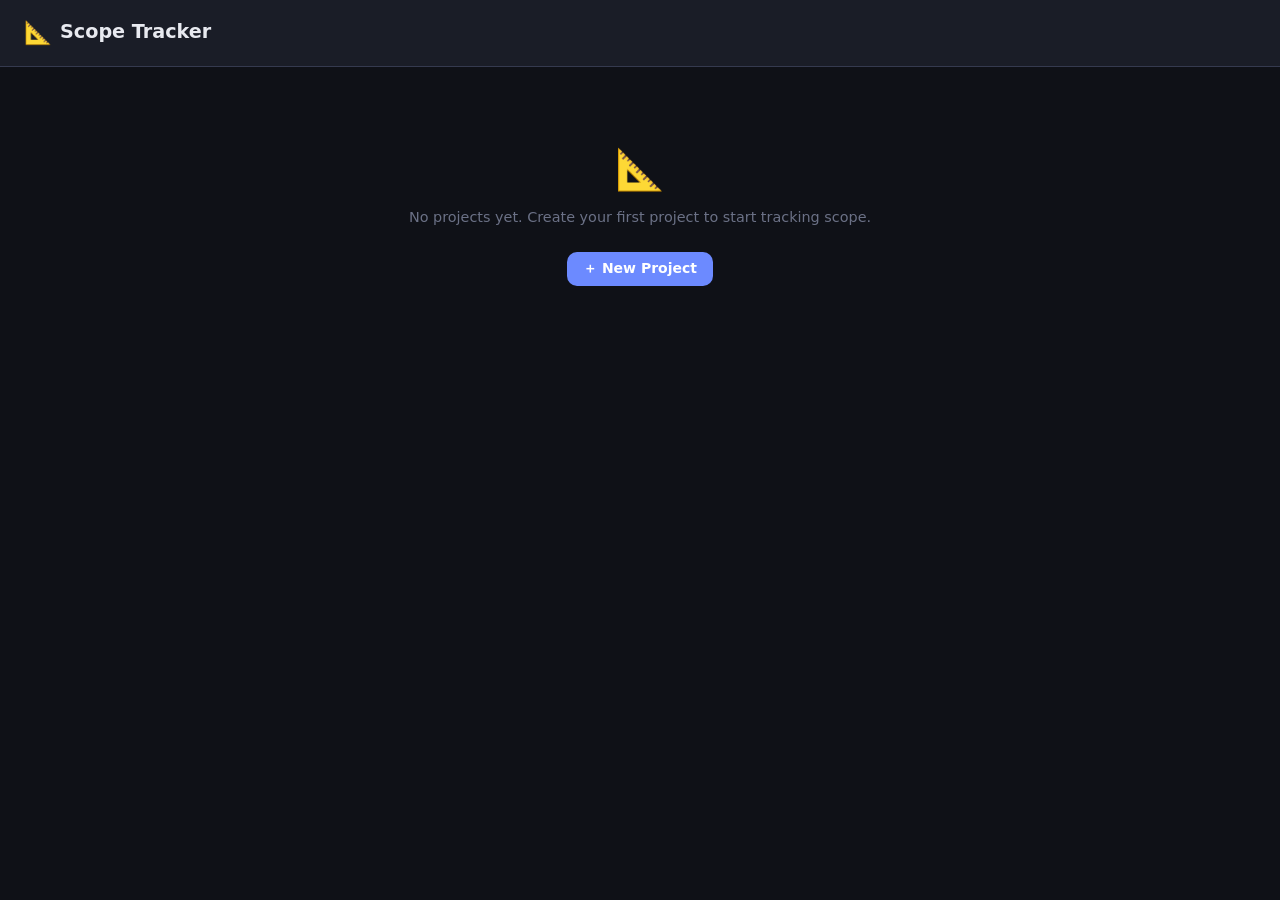
<file: apps/scope-tracker/index.html>
<!DOCTYPE html>
<html lang="en">
<head>
<meta charset="UTF-8">
<meta name="viewport" content="width=device-width,initial-scale=1">
<title>Scope Tracker — Change Order & Scope Creep Manager</title>
<link rel="stylesheet" href="style.css">
</head>
<body>

<header class="app-header">
  <h1><span>📐</span> Scope Tracker</h1>
  <div id="headerActions"></div>
</header>

<div class="container" id="app"></div>

<!-- Modal -->
<div class="modal-overlay" id="modalOverlay" onclick="if(event.target===this)closeModal()">
  <div class="modal" id="modalContent"></div>
</div>

<!-- Print View -->
<div class="print-view" id="printView"></div>

<script>
const LS_KEY = 'scope_tracker_data';
const $ = s => document.querySelector(s);
const $$ = s => document.querySelectorAll(s);

// Data
function loadData() {
  try { return JSON.parse(localStorage.getItem(LS_KEY)) || { projects: [] }; }
  catch { return { projects: [] }; }
}
function saveData(d) { localStorage.setItem(LS_KEY, JSON.stringify(d)); }
function genId() { return Date.now().toString(36) + Math.random().toString(36).slice(2, 7); }
function money(n) { return '$' + Number(n||0).toLocaleString('en-US', {minimumFractionDigits:2, maximumFractionDigits:2}); }
function pct(n) { return Math.round(n * 100) + '%'; }

let data = loadData();
let currentProject = null;

// Routing
function render() {
  if (currentProject) renderProject();
  else renderList();
}

// ============ PROJECT LIST ============
function renderList() {
  $('#headerActions').innerHTML = '';
  const projects = data.projects;
  let html = '<div class="project-list fade-in">';
  projects.forEach(p => {
    const stats = calcStats(p);
    const color = stats.creepPct <= 0.10 ? 'var(--green)' : stats.creepPct <= 0.25 ? 'var(--yellow)' : 'var(--red)';
    const badgeClass = stats.creepPct <= 0.10 ? 'badge-green' : stats.creepPct <= 0.25 ? 'badge-yellow' : 'badge-red';
    html += `<div class="project-card" onclick="openProject('${p.id}')">
      <h3>${esc(p.name)}</h3>
      <div class="client">${esc(p.client)} · Started ${p.startDate||'N/A'}</div>
      <div class="stats">
        <span>Quote: <strong>${money(p.quoteAmount)}</strong></span>
        <span>Changes: <strong>${p.changeOrders.length}</strong></span>
        <span class="badge ${badgeClass}">${stats.creepPct > 0 ? '+' : ''}${pct(stats.creepPct)} creep</span>
      </div>
      <div class="creep-bar" style="width:${Math.min(100, (1+stats.creepPct)*100)}%;background:${color}"></div>
    </div>`;
  });
  html += `<div class="add-project-card" onclick="showProjectModal()">＋ New Project</div>`;
  html += '</div>';
  if (!projects.length) {
    html = `<div class="empty fade-in"><div class="icon">📐</div><p>No projects yet. Create your first project to start tracking scope.</p>
    <br><button class="btn" onclick="showProjectModal()">＋ New Project</button></div>`;
  }
  $('#app').innerHTML = html;
}

// ============ PROJECT DETAIL ============
function renderProject() {
  const p = data.projects.find(x => x.id === currentProject);
  if (!p) { currentProject = null; render(); return; }
  const s = calcStats(p);
  const color = s.creepPct <= 0.10 ? 'var(--green)' : s.creepPct <= 0.25 ? 'var(--yellow)' : 'var(--red)';
  const colorName = s.creepPct <= 0.10 ? 'green' : s.creepPct <= 0.25 ? 'yellow' : 'red';

  $('#headerActions').innerHTML = `<div style="display:flex;gap:.5rem">
    <button class="btn-ghost btn-sm" onclick="showExport('${p.id}')">📄 Export</button>
    <button class="btn-ghost btn-sm btn-danger" onclick="deleteProject('${p.id}')">🗑</button>
  </div>`;

  const origW = s.totalScope > 0 ? Math.max(15, Math.round(s.origCost / (s.origCost + s.approvedCOCost) * 100)) : 50;
  const creepW = 100 - origW;

  let html = `<div class="fade-in">
  <div class="back-btn" onclick="currentProject=null;render()">← All Projects</div>
  <div class="detail-header">
    <div>
      <h2>${esc(p.name)}</h2>
      <div class="meta">${esc(p.client)} · Started ${p.startDate||'N/A'}</div>
      ${p.scopeDesc ? `<div class="meta" style="margin-top:.25rem;max-width:600px">${esc(p.scopeDesc)}</div>` : ''}
    </div>
    <button class="btn" onclick="showProjectModal('${p.id}')">✏️ Edit</button>
  </div>

  <!-- Scope Creep Meter -->
  <div class="creep-meter">
    <div class="creep-pct" style="color:${color}">${s.creepPct > 0 ? '+' : ''}${pct(s.creepPct)} Scope Creep</div>
    <div class="meter-track">
      <div class="meter-fill-orig" style="width:${origW}%"></div>
      <div class="meter-fill-creep" style="left:${origW}%;width:${s.approvedCOCost > 0 ? creepW : 0}%;background:${color}"></div>
    </div>
    <div class="meter-labels">
      <span>Original: ${money(s.origCost)}</span>
      <span>Change Orders: ${money(s.approvedCOCost)}</span>
    </div>
  </div>

  <!-- Dashboard -->
  <div class="dash-grid">
    <div class="dash-card">
      <div class="label">Original Quote</div>
      <div class="value">${money(p.quoteAmount)}</div>
    </div>
    <div class="dash-card">
      <div class="label">Current Total</div>
      <div class="value" style="color:${color}">${money(s.currentTotal)}</div>
      <div class="sub">${money(s.approvedCOCost)} in changes</div>
    </div>
    <div class="dash-card">
      <div class="label">Hours Impact</div>
      <div class="value">${s.origHours}h → ${s.currentHours}h</div>
      <div class="sub">+${s.coHours}h from changes</div>
    </div>
    <div class="dash-card">
      <div class="label">Pending Approval</div>
      <div class="value" style="color:var(--orange)">${money(s.pendingCost)}</div>
      <div class="sub">${s.pendingCount} change order${s.pendingCount!==1?'s':''}</div>
    </div>
  </div>

  <!-- Scope Items -->
  <div class="section">
    <div class="section-header">
      <h3>📋 Scope Items</h3>
      <button class="btn btn-sm" onclick="showScopeItemModal('${p.id}')">＋ Add Item</button>
    </div>
    ${p.scopeItems.length ? `<div style="overflow-x:auto"><table class="scope-table">
      <thead><tr><th>Deliverable</th><th>Hours</th><th>Cost</th><th></th></tr></thead>
      <tbody>${p.scopeItems.map((si,i) => `<tr>
        <td>${esc(si.name)}</td><td>${si.hours}h</td><td>${money(si.cost)}</td>
        <td class="actions">
          <button class="btn-ghost btn-sm" onclick="showScopeItemModal('${p.id}',${i})">✏️</button>
          <button class="btn-ghost btn-sm" onclick="deleteScopeItem('${p.id}',${i})">✕</button>
        </td>
      </tr>`).join('')}
      <tr style="font-weight:700"><td>Total</td><td>${s.origHours}h</td><td>${money(s.origCost)}</td><td></td></tr>
      </tbody></table></div>` : '<div class="empty"><p>No scope items defined yet.</p></div>'}
  </div>

  <!-- Change Orders -->
  <div class="section">
    <div class="section-header">
      <h3>📝 Change Orders</h3>
    </div>
    <!-- Quick Add -->
    <div class="quick-add">
      <h4>⚡ Quick Add Change Order</h4>
      <div class="qa-row">
        <input id="qaDesc" placeholder="Description (e.g. Add login page)" style="flex:2">
        <input id="qaHours" type="number" placeholder="Hours" min="0" step=".5">
        <input id="qaCost" type="number" placeholder="Cost $" min="0" step=".01">
        <select id="qaStatus"><option value="pending">Pending</option><option value="approved">Approved</option><option value="rejected">Rejected</option></select>
        <button class="btn btn-sm" onclick="quickAddCO('${p.id}')">Add</button>
      </div>
    </div>
    <div class="co-list">
    ${p.changeOrders.length ? p.changeOrders.map((co,i) => `<div class="co-card">
      <div class="co-header">
        <div class="co-title">${esc(co.description)}</div>
        <span class="badge badge-${co.status}">${co.status}</span>
      </div>
      <div class="co-meta">
        <span>⏱ ${co.hours}h</span>
        <span>💰 ${money(co.cost)}</span>
        <span>📅 ${co.date||'N/A'}</span>
      </div>
      ${co.notes ? `<div class="co-desc">${esc(co.notes)}</div>` : ''}
      <div class="co-actions">
        ${co.status==='pending' ? `<button class="btn-sm btn-green" onclick="setCOStatus('${p.id}',${i},'approved')">✓ Approve</button>
        <button class="btn-sm btn-danger" onclick="setCOStatus('${p.id}',${i},'rejected')">✕ Reject</button>` : ''}
        <button class="btn-ghost btn-sm" onclick="showCOModal('${p.id}',${i})">✏️ Edit</button>
        <button class="btn-ghost btn-sm" onclick="showClientView('${p.id}',${i})">📨 Client View</button>
        <button class="btn-ghost btn-sm" onclick="deleteCO('${p.id}',${i})">🗑</button>
      </div>
    </div>`).join('') : '<div class="empty"><p>No change orders yet. Use Quick Add above to log one fast.</p></div>'}
    </div>
  </div>
  </div>`;
  $('#app').innerHTML = html;
}

// ============ CALCULATIONS ============
function calcStats(p) {
  const origCost = p.scopeItems.reduce((a,x) => a + Number(x.cost||0), 0);
  const origHours = p.scopeItems.reduce((a,x) => a + Number(x.hours||0), 0);
  const approved = p.changeOrders.filter(c => c.status === 'approved');
  const pending = p.changeOrders.filter(c => c.status === 'pending');
  const approvedCOCost = approved.reduce((a,x) => a + Number(x.cost||0), 0);
  const coHours = approved.reduce((a,x) => a + Number(x.hours||0), 0);
  const pendingCost = pending.reduce((a,x) => a + Number(x.cost||0), 0);
  const base = Math.max(Number(p.quoteAmount||0), origCost, 1);
  const currentTotal = base + approvedCOCost;
  const creepPct = approvedCOCost / base;
  return { origCost, origHours, approvedCOCost, coHours, pendingCost, pendingCount: pending.length, currentTotal, creepPct, currentHours: origHours + coHours, totalScope: origCost + approvedCOCost };
}

// ============ MODALS ============
function openModal(html) { $('#modalContent').innerHTML = html; $('#modalOverlay').classList.add('active'); }
function closeModal() { $('#modalOverlay').classList.remove('active'); }

function showProjectModal(editId) {
  const p = editId ? data.projects.find(x => x.id === editId) : null;
  openModal(`<h2>${p ? 'Edit' : 'New'} Project</h2>
    <div class="form-row"><label>Project Name</label><input id="pName" value="${esc(p?.name||'')}"></div>
    <div class="form-row"><label>Client</label><input id="pClient" value="${esc(p?.client||'')}"></div>
    <div class="form-row"><label>Scope Description</label><textarea id="pDesc">${esc(p?.scopeDesc||'')}</textarea></div>
    <div class="form-grid">
      <div class="form-row"><label>Quote Amount ($)</label><input id="pQuote" type="number" min="0" step=".01" value="${p?.quoteAmount||''}"></div>
      <div class="form-row"><label>Start Date</label><input id="pDate" type="date" value="${p?.startDate||new Date().toISOString().slice(0,10)}"></div>
    </div>
    <div class="form-actions">
      <button class="btn-ghost" onclick="closeModal()">Cancel</button>
      <button class="btn" onclick="saveProject('${editId||''}')">Save</button>
    </div>`);
  setTimeout(() => $('#pName').focus(), 50);
}

function saveProject(editId) {
  const name = $('#pName').value.trim();
  if (!name) { $('#pName').style.borderColor='var(--red)'; return; }
  if (editId) {
    const p = data.projects.find(x => x.id === editId);
    p.name = name; p.client = $('#pClient').value.trim();
    p.scopeDesc = $('#pDesc').value.trim(); p.quoteAmount = Number($('#pQuote').value)||0;
    p.startDate = $('#pDate').value;
  } else {
    data.projects.push({ id: genId(), name, client: $('#pClient').value.trim(),
      scopeDesc: $('#pDesc').value.trim(), quoteAmount: Number($('#pQuote').value)||0,
      startDate: $('#pDate').value, scopeItems: [], changeOrders: [] });
  }
  saveData(data); closeModal(); render();
}

function showScopeItemModal(pid, idx) {
  const p = data.projects.find(x => x.id === pid);
  const si = idx !== undefined ? p.scopeItems[idx] : null;
  openModal(`<h2>${si ? 'Edit' : 'Add'} Scope Item</h2>
    <div class="form-row"><label>Deliverable</label><input id="siName" value="${esc(si?.name||'')}"></div>
    <div class="form-grid">
      <div class="form-row"><label>Estimated Hours</label><input id="siHours" type="number" min="0" step=".5" value="${si?.hours||''}"></div>
      <div class="form-row"><label>Cost ($)</label><input id="siCost" type="number" min="0" step=".01" value="${si?.cost||''}"></div>
    </div>
    <div class="form-actions">
      <button class="btn-ghost" onclick="closeModal()">Cancel</button>
      <button class="btn" onclick="saveScopeItem('${pid}',${idx !== undefined ? idx : -1})">Save</button>
    </div>`);
  setTimeout(() => $('#siName').focus(), 50);
}

function saveScopeItem(pid, idx) {
  const p = data.projects.find(x => x.id === pid);
  const name = $('#siName').value.trim();
  if (!name) return;
  const item = { name, hours: Number($('#siHours').value)||0, cost: Number($('#siCost').value)||0 };
  if (idx >= 0) p.scopeItems[idx] = item;
  else p.scopeItems.push(item);
  saveData(data); closeModal(); render();
}

function deleteScopeItem(pid, idx) {
  if (!confirm('Remove this scope item?')) return;
  data.projects.find(x => x.id === pid).scopeItems.splice(idx, 1);
  saveData(data); render();
}

function showCOModal(pid, idx) {
  const p = data.projects.find(x => x.id === pid);
  const co = idx !== undefined ? p.changeOrders[idx] : null;
  openModal(`<h2>${co ? 'Edit' : 'Add'} Change Order</h2>
    <div class="form-row"><label>Description</label><input id="coDesc" value="${esc(co?.description||'')}"></div>
    <div class="form-row"><label>Notes / Details</label><textarea id="coNotes">${esc(co?.notes||'')}</textarea></div>
    <div class="form-grid">
      <div class="form-row"><label>Hours</label><input id="coHours" type="number" min="0" step=".5" value="${co?.hours||''}"></div>
      <div class="form-row"><label>Cost Impact ($)</label><input id="coCost" type="number" min="0" step=".01" value="${co?.cost||''}"></div>
    </div>
    <div class="form-grid">
      <div class="form-row"><label>Status</label><select id="coStatus">
        <option value="pending" ${co?.status==='pending'?'selected':''}>Pending</option>
        <option value="approved" ${co?.status==='approved'?'selected':''}>Approved</option>
        <option value="rejected" ${co?.status==='rejected'?'selected':''}>Rejected</option>
      </select></div>
      <div class="form-row"><label>Date</label><input id="coDate" type="date" value="${co?.date||new Date().toISOString().slice(0,10)}"></div>
    </div>
    <div class="form-actions">
      <button class="btn-ghost" onclick="closeModal()">Cancel</button>
      <button class="btn" onclick="saveCO('${pid}',${idx !== undefined ? idx : -1})">Save</button>
    </div>`);
  setTimeout(() => $('#coDesc').focus(), 50);
}

function saveCO(pid, idx) {
  const p = data.projects.find(x => x.id === pid);
  const desc = $('#coDesc').value.trim();
  if (!desc) return;
  const co = { description: desc, notes: $('#coNotes').value.trim(), hours: Number($('#coHours').value)||0,
    cost: Number($('#coCost').value)||0, status: $('#coStatus').value, date: $('#coDate').value };
  if (idx >= 0) p.changeOrders[idx] = co;
  else p.changeOrders.push(co);
  saveData(data); closeModal(); render();
}

function quickAddCO(pid) {
  const desc = $('#qaDesc').value.trim();
  if (!desc) { $('#qaDesc').style.borderColor='var(--red)'; return; }
  const p = data.projects.find(x => x.id === pid);
  p.changeOrders.push({ description: desc, notes: '', hours: Number($('#qaHours').value)||0,
    cost: Number($('#qaCost').value)||0, status: $('#qaStatus').value, date: new Date().toISOString().slice(0,10) });
  saveData(data); render();
}

function setCOStatus(pid, idx, status) {
  data.projects.find(x => x.id === pid).changeOrders[idx].status = status;
  saveData(data); render();
}

function deleteCO(pid, idx) {
  if (!confirm('Delete this change order?')) return;
  data.projects.find(x => x.id === pid).changeOrders.splice(idx, 1);
  saveData(data); render();
}

function openProject(id) { currentProject = id; render(); }

function deleteProject(id) {
  if (!confirm('Delete this project and all its data?')) return;
  data.projects = data.projects.filter(x => x.id !== id);
  saveData(data); currentProject = null; render();
}

// ============ CLIENT VIEW ============
function showClientView(pid, idx) {
  const p = data.projects.find(x => x.id === pid);
  const co = p.changeOrders[idx];
  const pv = $('#printView');
  pv.innerHTML = `<div class="print-actions">
    <button class="btn" onclick="window.print()">🖨 Print / Save PDF</button>
    <button class="btn-ghost" onclick="$('#printView').classList.remove('active')">✕ Close</button>
  </div>
  <div class="client-view">
    <h2>Change Order Request</h2>
    <table>
      <tr><th>Project</th><td>${esc(p.name)}</td></tr>
      <tr><th>Client</th><td>${esc(p.client)}</td></tr>
      <tr><th>Date</th><td>${co.date||'N/A'}</td></tr>
      <tr><th>Status</th><td>${co.status.toUpperCase()}</td></tr>
    </table>
    <h3 style="margin-top:1.5rem;font-size:1rem">Description</h3>
    <p style="margin:.5rem 0;font-size:.9rem">${esc(co.description)}</p>
    ${co.notes ? `<p style="font-size:.85rem;color:#555">${esc(co.notes)}</p>` : ''}
    <table>
      <tr><th>Additional Hours</th><td>${co.hours}h</td></tr>
      <tr><th>Cost Impact</th><td>${money(co.cost)}</td></tr>
    </table>
    <div class="sig">
      <div class="sig-line">Client Signature / Date</div>
      <div class="sig-line">Provider Signature / Date</div>
    </div>
  </div>`;
  pv.classList.add('active');
}

// ============ EXPORT ============
function showExport(pid) {
  const p = data.projects.find(x => x.id === pid);
  const s = calcStats(p);
  const pv = $('#printView');
  const approved = p.changeOrders.filter(c => c.status === 'approved');
  const pending = p.changeOrders.filter(c => c.status === 'pending');
  const rejected = p.changeOrders.filter(c => c.status === 'rejected');

  function coRows(list) {
    return list.map(c => `<tr><td>${esc(c.description)}</td><td>${c.hours}h</td><td>${money(c.cost)}</td><td>${c.date||''}</td></tr>`).join('');
  }

  pv.innerHTML = `<div class="print-actions">
    <button class="btn" onclick="window.print()">🖨 Print / Save PDF</button>
    <button class="btn-ghost" onclick="$('#printView').classList.remove('active')">✕ Close</button>
  </div>
  <div class="client-view">
    <h2>Scope & Change Order Summary</h2>
    <table>
      <tr><th>Project</th><td>${esc(p.name)}</td></tr>
      <tr><th>Client</th><td>${esc(p.client)}</td></tr>
      <tr><th>Start Date</th><td>${p.startDate||'N/A'}</td></tr>
      <tr><th>Original Quote</th><td>${money(p.quoteAmount)}</td></tr>
      <tr><th>Scope Creep</th><td>${s.creepPct > 0 ? '+' : ''}${pct(s.creepPct)}</td></tr>
    </table>
    <h3 style="margin-top:1.5rem;font-size:1rem">Original Scope Items</h3>
    <table><thead><tr><th>Deliverable</th><th>Hours</th><th>Cost</th></tr></thead>
    <tbody>${p.scopeItems.map(si => `<tr><td>${esc(si.name)}</td><td>${si.hours}h</td><td>${money(si.cost)}</td></tr>`).join('')}
    <tr class="total-row"><td>Total</td><td>${s.origHours}h</td><td>${money(s.origCost)}</td></tr></tbody></table>

    ${approved.length ? `<h3 style="margin-top:1.5rem;font-size:1rem">Approved Change Orders (${approved.length})</h3>
    <table><thead><tr><th>Description</th><th>Hours</th><th>Cost</th><th>Date</th></tr></thead>
    <tbody>${coRows(approved)}</tbody></table>` : ''}

    ${pending.length ? `<h3 style="margin-top:1.5rem;font-size:1rem">Pending Change Orders (${pending.length})</h3>
    <table><thead><tr><th>Description</th><th>Hours</th><th>Cost</th><th>Date</th></tr></thead>
    <tbody>${coRows(pending)}</tbody></table>` : ''}

    ${rejected.length ? `<h3 style="margin-top:1.5rem;font-size:1rem;color:#999">Rejected (${rejected.length})</h3>
    <table><thead><tr><th>Description</th><th>Hours</th><th>Cost</th><th>Date</th></tr></thead>
    <tbody>${coRows(rejected)}</tbody></table>` : ''}

    <table style="margin-top:1.5rem">
      <tr class="total-row"><td>Original Quote</td><td colspan="2">${money(p.quoteAmount)}</td></tr>
      <tr class="total-row"><td>Approved Changes</td><td colspan="2">${money(s.approvedCOCost)}</td></tr>
      <tr class="total-row" style="font-size:1.1rem"><td>Current Total</td><td colspan="2">${money(s.currentTotal)}</td></tr>
    </table>
  </div>`;
  pv.classList.add('active');
}

// ============ UTILS ============
function esc(s) { if (!s) return ''; const d = document.createElement('div'); d.textContent = s; return d.innerHTML; }

// Keyboard
document.addEventListener('keydown', e => {
  if (e.key === 'Escape') {
    if ($('#printView').classList.contains('active')) $('#printView').classList.remove('active');
    else closeModal();
  }
});

// Init
render();
</script>
</body>
</html>
</file>
<file: style.css>
/* === Reset & Base === */
*, *::before, *::after { margin: 0; padding: 0; box-sizing: border-box; }
html { scroll-behavior: smooth; font-size: 16px; }
body { font-family: 'Segoe UI', system-ui, -apple-system, sans-serif; color: #1a1a2e; line-height: 1.7; background: #fff; }
a { text-decoration: none; color: inherit; }
ul { list-style: none; }
img { max-width: 100%; }

/* === Colors === */
:root {
  --navy: #0f1b2d;
  --navy-light: #162a4a;
  --accent: #2ecc71;
  --accent-hover: #27ae60;
  --gold: #f0c040;
  --red: #e74c3c;
  --gray-bg: #f4f6f9;
  --text: #2c3e50;
  --text-light: #8899aa;
  --white: #ffffff;
}

/* === Nav === */
.nav {
  position: fixed; top: 0; left: 0; right: 0; z-index: 1000;
  background: var(--navy); padding: 0 2rem; height: 64px;
  display: flex; align-items: center; justify-content: space-between;
  transition: box-shadow .3s;
}
.nav.scrolled { box-shadow: 0 2px 20px rgba(0,0,0,.3); }
.nav-logo { color: var(--white); font-size: 1.25rem; font-weight: 700; letter-spacing: -.5px; }
.nav-logo span { color: var(--accent); }
.nav-links { display: flex; gap: 2rem; align-items: center; }
.nav-links a { color: rgba(255,255,255,.8); font-size: .9rem; font-weight: 500; transition: color .2s; }
.nav-links a:hover { color: var(--white); }
.nav-cta { background: var(--accent); color: var(--navy) !important; padding: .5rem 1.25rem; border-radius: 6px; font-weight: 700; transition: background .2s; }
.nav-cta:hover { background: var(--accent-hover); color: var(--white) !important; }
.hamburger { display: none; flex-direction: column; gap: 5px; cursor: pointer; background: none; border: none; padding: 4px; }
.hamburger span { display: block; width: 24px; height: 2px; background: var(--white); transition: .3s; }

/* === Hero === */
.hero {
  margin-top: 64px; padding: 6rem 2rem 5rem;
  background: linear-gradient(135deg, var(--navy) 0%, var(--navy-light) 100%);
  color: var(--white); text-align: center;
}
.hero h1 { font-size: clamp(2rem, 5vw, 3.2rem); max-width: 800px; margin: 0 auto 1.5rem; line-height: 1.2; font-weight: 800; }
.hero h1 .highlight { color: var(--red); }
.hero p { font-size: 1.15rem; max-width: 620px; margin: 0 auto 2.5rem; color: rgba(255,255,255,.75); }
.btn-primary {
  display: inline-block; background: var(--accent); color: var(--navy);
  padding: 1rem 2.5rem; border-radius: 8px; font-size: 1.1rem; font-weight: 700;
  transition: transform .2s, box-shadow .2s, background .2s; border: none; cursor: pointer;
}
.btn-primary:hover { background: var(--accent-hover); color: var(--white); transform: translateY(-2px); box-shadow: 0 8px 25px rgba(46,204,113,.35); }
.hero-sub { margin-top: 1rem; font-size: .85rem; color: rgba(255,255,255,.5); }
.hero-sub svg { vertical-align: middle; margin-right: 4px; }

/* === Section shared === */
section { padding: 5rem 2rem; }
.section-title { text-align: center; font-size: 2rem; font-weight: 800; margin-bottom: .75rem; color: var(--navy); }
.section-subtitle { text-align: center; max-width: 600px; margin: 0 auto 3rem; color: var(--text-light); font-size: 1.05rem; }
.container { max-width: 1100px; margin: 0 auto; }

/* === Problem === */
.problem { background: var(--gray-bg); }
.problem-grid { display: grid; grid-template-columns: repeat(auto-fit, minmax(320px, 1fr)); gap: 1.5rem; margin-top: 2rem; }
.risk-card {
  background: var(--white); border-radius: 12px; padding: 1.75rem;
  border-left: 4px solid var(--red); box-shadow: 0 2px 12px rgba(0,0,0,.06);
  transition: transform .2s, box-shadow .2s;
}
.risk-card:hover { transform: translateY(-3px); box-shadow: 0 8px 24px rgba(0,0,0,.1); }
.risk-card h3 { font-size: 1.05rem; margin-bottom: .5rem; color: var(--navy); }
.risk-card p { font-size: .95rem; color: var(--text); }
.problem-footer { text-align: center; margin-top: 2.5rem; padding: 1.5rem; background: var(--navy); color: var(--white); border-radius: 12px; font-size: 1.05rem; }

/* === How it works === */
.steps { display: grid; grid-template-columns: repeat(auto-fit, minmax(280px, 1fr)); gap: 2rem; }
.step { text-align: center; padding: 2rem 1.5rem; }
.step-number {
  width: 56px; height: 56px; border-radius: 50%; background: var(--accent);
  color: var(--navy); font-weight: 800; font-size: 1.4rem;
  display: inline-flex; align-items: center; justify-content: center; margin-bottom: 1.25rem;
}
.step h3 { font-size: 1.15rem; margin-bottom: .75rem; color: var(--navy); }
.step p { color: var(--text-light); font-size: .95rem; }

/* === Analyze === */
.analyze { background: var(--gray-bg); }
.analyze-grid { display: grid; grid-template-columns: repeat(auto-fit, minmax(300px, 1fr)); gap: 1.25rem; }
.analyze-item {
  display: flex; gap: 1rem; align-items: flex-start;
  background: var(--white); padding: 1.5rem; border-radius: 10px;
  box-shadow: 0 1px 8px rgba(0,0,0,.05);
}
.analyze-icon { font-size: 1.5rem; flex-shrink: 0; margin-top: 2px; }
.analyze-item h3 { font-size: 1rem; color: var(--navy); margin-bottom: .25rem; }
.analyze-item p { font-size: .9rem; color: var(--text-light); }

/* === Pricing === */
.pricing-cards { display: grid; grid-template-columns: repeat(auto-fit, minmax(300px, 1fr)); gap: 2rem; max-width: 1000px; margin: 0 auto; }
.price-card {
  background: var(--white); border: 2px solid #e8ecf1; border-radius: 16px;
  padding: 2.5rem 2rem; text-align: center; position: relative;
  transition: transform .2s, box-shadow .2s;
}
.price-card:hover { transform: translateY(-4px); box-shadow: 0 12px 32px rgba(0,0,0,.1); }
.price-card.featured { border-color: var(--accent); }
.price-card.featured::before {
  content: 'Most Popular'; position: absolute; top: -14px; left: 50%; transform: translateX(-50%);
  background: var(--accent); color: var(--navy); font-size: .75rem; font-weight: 700;
  padding: .35rem 1rem; border-radius: 20px;
}
.price-card h3 { font-size: 1.2rem; color: var(--navy); margin-bottom: .5rem; }
.price-amount { font-size: 2.75rem; font-weight: 800; color: var(--navy); margin: .75rem 0; }
.price-card ul { text-align: left; margin: 1.5rem 0; }
.price-card li { padding: .5rem 0; font-size: .92rem; color: var(--text); display: flex; align-items: flex-start; gap: .5rem; }
.price-card li::before { content: '✓'; color: var(--accent); font-weight: 700; flex-shrink: 0; }
.price-card .btn-primary { width: 100%; padding: .85rem; font-size: 1rem; }
.price-card:not(.featured) .btn-primary { background: var(--navy); color: var(--white); }
.price-card:not(.featured) .btn-primary:hover { background: var(--navy-light); }

/* === CTA === */
.cta-section {
  background: linear-gradient(135deg, var(--navy), var(--navy-light));
  color: var(--white); text-align: center; padding: 5rem 2rem;
}
.cta-section h2 { font-size: clamp(1.75rem, 4vw, 2.5rem); margin-bottom: 1rem; }
.cta-section p { color: rgba(255,255,255,.7); margin-bottom: 2rem; font-size: 1.1rem; }
.cta-section .btn-primary { font-size: 1.2rem; padding: 1.1rem 3rem; }
.trust-badges { display: flex; justify-content: center; gap: 2rem; margin-top: 2rem; flex-wrap: wrap; }
.trust-badges span { font-size: .85rem; color: rgba(255,255,255,.5); }

/* === Footer === */
footer {
  background: #0a1220; color: rgba(255,255,255,.4); text-align: center;
  padding: 2rem; font-size: .85rem;
}

/* === Mobile === */
@media (max-width: 768px) {
  .nav-links { display: none; position: fixed; top: 64px; left: 0; right: 0; background: var(--navy); flex-direction: column; padding: 2rem; gap: 1.5rem; }
  .nav-links.open { display: flex; }
  .hamburger { display: flex; }
  .hero { padding: 4rem 1.5rem 3.5rem; }
  section { padding: 3.5rem 1.25rem; }
  .problem-grid { grid-template-columns: 1fr; }
  .pricing-cards { grid-template-columns: 1fr; max-width: 400px; }
}
</file>
<file: ai-services-landing/style.css>
/* === Reset & Base === */
*,*::before,*::after{box-sizing:border-box;margin:0;padding:0}
:root{
  --navy:#0b1a2e;--navy-light:#122240;--navy-dark:#060f1c;
  --blue:#3b82f6;--blue-light:#60a5fa;--blue-dark:#2563eb;
  --white:#ffffff;--gray-100:#f1f5f9;--gray-200:#e2e8f0;
  --gray-400:#94a3b8;--gray-600:#475569;--gray-800:#1e293b;
  --radius:12px;--transition:0.3s ease;
}
html{scroll-behavior:smooth;font-size:16px}
body{font-family:-apple-system,BlinkMacSystemFont,'Segoe UI',Roboto,Helvetica,Arial,sans-serif;color:var(--gray-800);line-height:1.6;background:var(--white)}
img{max-width:100%;display:block}
a{text-decoration:none;color:inherit}
ul{list-style:none}

/* === Utility === */
.container{max-width:1140px;margin:0 auto;padding:0 24px}
.section{padding:100px 0}
.section-label{font-size:.85rem;font-weight:700;letter-spacing:2px;text-transform:uppercase;color:var(--blue);margin-bottom:12px}
.section-title{font-size:clamp(1.8rem,4vw,2.6rem);font-weight:800;line-height:1.2;margin-bottom:20px}
.section-sub{font-size:1.1rem;color:var(--gray-600);max-width:620px;margin-bottom:48px}
.text-center{text-align:center}
.mx-auto{margin-left:auto;margin-right:auto}

/* === Buttons === */
.btn{display:inline-flex;align-items:center;gap:8px;padding:14px 32px;border-radius:50px;font-size:1rem;font-weight:600;cursor:pointer;border:none;transition:var(--transition)}
.btn-primary{background:var(--blue);color:var(--white)}
.btn-primary:hover{background:var(--blue-dark);transform:translateY(-2px);box-shadow:0 8px 24px rgba(59,130,246,.35)}
.btn-outline{border:2px solid var(--white);color:var(--white);background:transparent}
.btn-outline:hover{background:var(--white);color:var(--navy)}
.btn-outline-dark{border:2px solid var(--blue);color:var(--blue);background:transparent}
.btn-outline-dark:hover{background:var(--blue);color:var(--white)}

/* === Nav === */
.nav{position:fixed;top:0;left:0;right:0;z-index:1000;padding:16px 0;transition:var(--transition)}
.nav.scrolled{background:rgba(11,26,46,.97);backdrop-filter:blur(12px);box-shadow:0 2px 20px rgba(0,0,0,.15);padding:10px 0}
.nav .container{display:flex;align-items:center;justify-content:space-between}
.nav-logo{font-size:1.35rem;font-weight:800;color:var(--white);letter-spacing:-.5px}
.nav-logo span{color:var(--blue)}
.nav-links{display:flex;gap:32px;align-items:center}
.nav-links a{color:rgba(255,255,255,.8);font-size:.92rem;font-weight:500;transition:var(--transition)}
.nav-links a:hover{color:var(--white)}
.nav-cta{padding:10px 24px !important;font-size:.9rem !important}
.nav-toggle{display:none;background:none;border:none;cursor:pointer;padding:4px}
.nav-toggle span{display:block;width:24px;height:2px;background:var(--white);margin:6px 0;transition:var(--transition)}

/* === Hero === */
.hero{background:linear-gradient(135deg,var(--navy) 0%,var(--navy-light) 50%,var(--navy) 100%);padding:160px 0 120px;position:relative;overflow:hidden}
.hero::before{content:'';position:absolute;top:-50%;right:-20%;width:800px;height:800px;background:radial-gradient(circle,rgba(59,130,246,.08) 0%,transparent 70%);pointer-events:none}
.hero-grid{display:grid;grid-template-columns:1fr 1fr;gap:60px;align-items:center}
.hero-content{position:relative;z-index:1}
.hero-badge{display:inline-flex;align-items:center;gap:8px;background:rgba(59,130,246,.12);border:1px solid rgba(59,130,246,.25);border-radius:50px;padding:6px 16px;font-size:.82rem;font-weight:600;color:var(--blue-light);margin-bottom:28px}
.hero h1{font-size:clamp(2.2rem,5vw,3.4rem);font-weight:800;color:var(--white);line-height:1.1;margin-bottom:24px}
.hero h1 span{background:linear-gradient(135deg,var(--blue),var(--blue-light));-webkit-background-clip:text;-webkit-text-fill-color:transparent;background-clip:text}
.hero p{font-size:1.15rem;color:var(--gray-400);margin-bottom:36px;max-width:520px}
.hero-buttons{display:flex;gap:16px;flex-wrap:wrap}
.hero-stats{display:flex;gap:48px;margin-top:56px}
.hero-stat strong{display:block;font-size:1.8rem;color:var(--white);font-weight:800}
.hero-stat span{font-size:.85rem;color:var(--gray-400)}
.hero-visual{position:relative;display:flex;align-items:center;justify-content:center}
.hero-graphic{width:100%;max-width:460px;aspect-ratio:1;background:linear-gradient(135deg,rgba(59,130,246,.06),rgba(59,130,246,.02));border:1px solid rgba(59,130,246,.1);border-radius:24px;display:grid;grid-template-columns:1fr 1fr;gap:16px;padding:32px}
.hero-card{background:rgba(255,255,255,.04);border:1px solid rgba(255,255,255,.06);border-radius:16px;padding:24px;display:flex;flex-direction:column;gap:8px}
.hero-card .icon{font-size:1.6rem}
.hero-card h4{color:var(--white);font-size:.9rem;font-weight:600}
.hero-card p{color:var(--gray-400);font-size:.78rem;line-height:1.5}

/* === Problems === */
.problems{background:var(--gray-100)}
.problems-grid{display:grid;grid-template-columns:repeat(4,1fr);gap:24px}
.problem-card{background:var(--white);border-radius:var(--radius);padding:36px 28px;border:1px solid var(--gray-200);transition:var(--transition)}
.problem-card:hover{transform:translateY(-4px);box-shadow:0 12px 32px rgba(0,0,0,.06)}
.problem-icon{width:52px;height:52px;border-radius:12px;background:rgba(59,130,246,.08);display:flex;align-items:center;justify-content:center;font-size:1.4rem;margin-bottom:20px}
.problem-card h3{font-size:1.05rem;font-weight:700;margin-bottom:10px}
.problem-card p{font-size:.92rem;color:var(--gray-600);line-height:1.6}

/* === Services === */
.services-grid{display:grid;grid-template-columns:repeat(3,1fr);gap:28px}
.service-card{background:var(--white);border:1px solid var(--gray-200);border-radius:var(--radius);padding:40px 32px;transition:var(--transition);position:relative;overflow:hidden}
.service-card::before{content:'';position:absolute;top:0;left:0;right:0;height:3px;background:var(--blue);transform:scaleX(0);transition:var(--transition);transform-origin:left}
.service-card:hover::before{transform:scaleX(1)}
.service-card:hover{transform:translateY(-4px);box-shadow:0 16px 40px rgba(0,0,0,.06)}
.service-icon{font-size:2rem;margin-bottom:20px}
.service-card h3{font-size:1.15rem;font-weight:700;margin-bottom:12px}
.service-card p{font-size:.92rem;color:var(--gray-600);line-height:1.7}

/* === Case Studies === */
.cases{background:var(--navy)}
.cases .section-label{color:var(--blue-light)}
.cases .section-title{color:var(--white)}
.cases .section-sub{color:var(--gray-400)}
.cases-grid{display:grid;grid-template-columns:repeat(3,1fr);gap:28px}
.case-card{background:var(--navy-light);border:1px solid rgba(255,255,255,.06);border-radius:var(--radius);padding:36px 28px;transition:var(--transition)}
.case-card:hover{transform:translateY(-4px);border-color:rgba(59,130,246,.25);box-shadow:0 16px 48px rgba(0,0,0,.2)}
.case-tag{display:inline-block;padding:4px 12px;border-radius:50px;font-size:.75rem;font-weight:600;background:rgba(59,130,246,.12);color:var(--blue-light);margin-bottom:16px}
.case-card h3{font-size:1.1rem;font-weight:700;color:var(--white);margin-bottom:12px;line-height:1.4}
.case-card p{font-size:.9rem;color:var(--gray-400);line-height:1.7;margin-bottom:20px}
.case-metric{display:flex;align-items:baseline;gap:8px}
.case-metric strong{font-size:1.6rem;font-weight:800;color:var(--blue-light)}
.case-metric span{font-size:.85rem;color:var(--gray-400)}

/* === Process === */
.process-grid{display:grid;grid-template-columns:repeat(4,1fr);gap:32px;counter-reset:step}
.process-step{text-align:center;counter-increment:step;position:relative}
.process-step::before{content:counter(step);display:flex;align-items:center;justify-content:center;width:56px;height:56px;border-radius:50%;background:var(--blue);color:var(--white);font-size:1.2rem;font-weight:800;margin:0 auto 20px}
.process-step h3{font-size:1.05rem;font-weight:700;margin-bottom:8px}
.process-step p{font-size:.9rem;color:var(--gray-600)}

/* === CTA === */
.cta{background:linear-gradient(135deg,var(--navy),var(--navy-light));text-align:center;padding:100px 0}
.cta h2{font-size:clamp(2rem,4vw,2.8rem);font-weight:800;color:var(--white);margin-bottom:16px}
.cta p{font-size:1.1rem;color:var(--gray-400);max-width:560px;margin:0 auto 40px}
.cta-buttons{display:flex;gap:16px;justify-content:center;flex-wrap:wrap}

/* === Footer === */
.footer{background:var(--navy-dark);padding:48px 0 32px;text-align:center}
.footer-logo{font-size:1.2rem;font-weight:800;color:var(--white);margin-bottom:16px}
.footer-logo span{color:var(--blue)}
.footer-links{display:flex;gap:24px;justify-content:center;margin-bottom:24px}
.footer-links a{color:var(--gray-400);font-size:.9rem;transition:var(--transition)}
.footer-links a:hover{color:var(--white)}
.footer p{color:var(--gray-400);font-size:.82rem}

/* === Responsive === */
@media(max-width:1024px){
  .hero-grid{grid-template-columns:1fr;text-align:center}
  .hero p{margin-left:auto;margin-right:auto}
  .hero-buttons{justify-content:center}
  .hero-stats{justify-content:center}
  .hero-visual{display:none}
  .problems-grid{grid-template-columns:repeat(2,1fr)}
  .services-grid{grid-template-columns:repeat(2,1fr)}
  .cases-grid{grid-template-columns:repeat(2,1fr)}
  .process-grid{grid-template-columns:repeat(2,1fr);gap:40px}
}
@media(max-width:640px){
  .section{padding:72px 0}
  .nav-links{display:none;position:absolute;top:100%;left:0;right:0;background:var(--navy);flex-direction:column;padding:24px;gap:20px}
  .nav-links.active{display:flex}
  .nav-toggle{display:block}
  .problems-grid,.services-grid,.cases-grid{grid-template-columns:1fr}
  .process-grid{grid-template-columns:1fr;max-width:320px;margin:0 auto}
  .hero-stats{flex-direction:column;gap:24px;align-items:center}
  .hero{padding:130px 0 80px}
}
</file>
<file: lead-scorer/style.css>
* { margin: 0; padding: 0; box-sizing: border-box; }

:root {
  --bg: #0d1117;
  --surface: #161b22;
  --surface2: #1c2333;
  --border: #30363d;
  --text: #e6edf3;
  --text-dim: #8b949e;
  --accent: #58a6ff;
  --green: #3fb950;
  --yellow: #d29922;
  --red: #f85149;
  --radius: 8px;
}

body {
  font-family: -apple-system, BlinkMacSystemFont, 'Segoe UI', Helvetica, Arial, sans-serif;
  background: var(--bg);
  color: var(--text);
  min-height: 100vh;
  padding: 24px;
}

h1 { font-size: 1.6rem; font-weight: 600; }
h2 { font-size: 1.1rem; font-weight: 600; color: var(--text-dim); text-transform: uppercase; letter-spacing: .05em; margin-bottom: 12px; }

header {
  display: flex; align-items: center; justify-content: space-between;
  margin-bottom: 24px; padding-bottom: 16px; border-bottom: 1px solid var(--border);
}

.layout {
  display: grid;
  grid-template-columns: 380px 1fr;
  gap: 24px;
  align-items: start;
}

@media (max-width: 900px) {
  .layout { grid-template-columns: 1fr; }
}

/* Form Panel */
.panel {
  background: var(--surface);
  border: 1px solid var(--border);
  border-radius: var(--radius);
  padding: 20px;
}

.form-group { margin-bottom: 14px; }
.form-group label {
  display: block; font-size: .82rem; color: var(--text-dim);
  margin-bottom: 4px; font-weight: 500;
}

input, select, textarea {
  width: 100%; padding: 8px 10px; font-size: .9rem;
  background: var(--surface2); color: var(--text);
  border: 1px solid var(--border); border-radius: 6px;
  outline: none; transition: border-color .15s;
}
input:focus, select:focus, textarea:focus { border-color: var(--accent); }
textarea { resize: vertical; min-height: 60px; }

.btn {
  padding: 9px 18px; font-size: .88rem; font-weight: 500;
  border: none; border-radius: 6px; cursor: pointer; transition: opacity .15s;
}
.btn:hover { opacity: .85; }
.btn-primary { background: var(--accent); color: #fff; }
.btn-secondary { background: var(--surface2); color: var(--text); border: 1px solid var(--border); }
.btn-danger { background: var(--red); color: #fff; }

.btn-row { display: flex; gap: 8px; margin-top: 16px; }

/* Lead Table */
.leads-header {
  display: flex; align-items: center; justify-content: space-between;
  margin-bottom: 12px;
}

.lead-table {
  width: 100%; border-collapse: collapse; font-size: .85rem;
}
.lead-table th {
  text-align: left; padding: 8px 10px; color: var(--text-dim);
  border-bottom: 1px solid var(--border); font-weight: 500; font-size: .78rem;
  text-transform: uppercase; letter-spacing: .04em; cursor: pointer; user-select: none;
}
.lead-table th:hover { color: var(--text); }
.lead-table td {
  padding: 10px; border-bottom: 1px solid var(--border); vertical-align: middle;
}
.lead-table tr:hover td { background: var(--surface2); }

.score-badge {
  display: inline-block; padding: 3px 10px; border-radius: 12px;
  font-weight: 700; font-size: .82rem; min-width: 42px; text-align: center;
}
.score-green { background: rgba(63,185,80,.15); color: var(--green); }
.score-yellow { background: rgba(210,153,34,.15); color: var(--yellow); }
.score-red { background: rgba(248,81,73,.15); color: var(--red); }

.priority-tag {
  font-size: .75rem; font-weight: 600; text-transform: uppercase; letter-spacing: .04em;
}

.delete-btn {
  background: none; border: none; color: var(--text-dim); cursor: pointer;
  font-size: 1rem; padding: 2px 6px; border-radius: 4px;
}
.delete-btn:hover { color: var(--red); background: rgba(248,81,73,.1); }

.empty-state {
  text-align: center; padding: 48px 20px; color: var(--text-dim);
}
.empty-state span { font-size: 2rem; display: block; margin-bottom: 8px; }

.stats-bar {
  display: flex; gap: 20px; margin-bottom: 16px; flex-wrap: wrap;
}
.stat {
  background: var(--surface2); padding: 10px 16px; border-radius: 6px;
  font-size: .82rem; color: var(--text-dim);
}
.stat strong { color: var(--text); font-size: 1.1rem; display: block; }

.score-breakdown {
  margin-top: 12px; padding: 12px; background: var(--surface2);
  border-radius: 6px; font-size: .8rem; color: var(--text-dim);
  display: none;
}
.score-breakdown.visible { display: block; }
.score-breakdown div {
  display: flex; justify-content: space-between; padding: 2px 0;
}
.score-breakdown .bar {
  height: 4px; background: var(--border); border-radius: 2px;
  margin-top: 2px; overflow: hidden;
}
.score-breakdown .bar-fill { height: 100%; border-radius: 2px; background: var(--accent); }
</file>
<file: apps/ai-bookkeeper/style.css>
:root {
  --bg: #0f1117;
  --surface: #1a1d27;
  --surface2: #232736;
  --border: #2a2e3d;
  --text: #e4e6ed;
  --text2: #9399ab;
  --accent: #4f8cff;
  --accent2: #3b6fcc;
  --green: #34d399;
  --red: #f87171;
  --yellow: #fbbf24;
  --radius: 12px;
}

* { margin:0; padding:0; box-sizing:border-box; }
body { font-family:'Inter',system-ui,-apple-system,sans-serif; background:var(--bg); color:var(--text); line-height:1.5; min-height:100vh; }
a { color:var(--accent); text-decoration:none; }
a:hover { text-decoration:underline; }

.container { max-width:1200px; margin:0 auto; padding:0 20px; }

/* CTA Banner */
.cta-banner { background:linear-gradient(135deg,#4f8cff 0%,#6c5ce7 100%); text-align:center; padding:12px 20px; font-size:.9rem; font-weight:500; }
.cta-banner a { color:#fff; font-weight:700; }

/* Header */
header { padding:28px 0 20px; border-bottom:1px solid var(--border); margin-bottom:28px; }
header h1 { font-size:1.6rem; font-weight:700; display:flex; align-items:center; gap:10px; }
header h1 span { font-size:1.4rem; }
header p { color:var(--text2); font-size:.85rem; margin-top:4px; }

/* Cards */
.card { background:var(--surface); border:1px solid var(--border); border-radius:var(--radius); padding:20px; }
.card h2 { font-size:1rem; font-weight:600; margin-bottom:14px; color:var(--text2); text-transform:uppercase; letter-spacing:.5px; font-size:.75rem; }

/* Dashboard */
.dashboard { display:grid; grid-template-columns:repeat(auto-fit,minmax(200px,1fr)); gap:16px; margin-bottom:24px; }
.stat { text-align:center; padding:22px 16px; }
.stat .value { font-size:1.8rem; font-weight:700; margin-bottom:2px; }
.stat .label { color:var(--text2); font-size:.8rem; text-transform:uppercase; letter-spacing:.5px; }
.stat.income .value { color:var(--green); }
.stat.expense .value { color:var(--red); }
.stat.net .value.positive { color:var(--green); }
.stat.net .value.negative { color:var(--red); }
.stat.margin .value { color:var(--yellow); }

/* Controls row */
.controls { display:flex; gap:12px; margin-bottom:24px; flex-wrap:wrap; align-items:center; }
.controls select, .controls input, .controls button { height:40px; border-radius:8px; border:1px solid var(--border); background:var(--surface); color:var(--text); padding:0 12px; font-size:.85rem; }
.controls select:focus, .controls input:focus { outline:none; border-color:var(--accent); }

/* Buttons */
.btn { display:inline-flex; align-items:center; gap:6px; padding:0 18px; height:40px; border-radius:8px; border:none; font-size:.85rem; font-weight:600; cursor:pointer; transition:.15s; }
.btn-primary { background:var(--accent); color:#fff; }
.btn-primary:hover { background:var(--accent2); }
.btn-secondary { background:var(--surface2); color:var(--text); border:1px solid var(--border); }
.btn-secondary:hover { border-color:var(--accent); }
.btn-danger { background:#dc2626; color:#fff; }
.btn-danger:hover { background:#b91c1c; }
.btn-sm { height:32px; padding:0 12px; font-size:.78rem; }

/* Form */
.form-grid { display:grid; grid-template-columns:repeat(auto-fit,minmax(180px,1fr)); gap:12px; align-items:end; }
.form-group label { display:block; font-size:.75rem; color:var(--text2); margin-bottom:4px; text-transform:uppercase; letter-spacing:.3px; }
.form-group input, .form-group select { width:100%; height:40px; border-radius:8px; border:1px solid var(--border); background:var(--surface2); color:var(--text); padding:0 12px; font-size:.85rem; }
.form-group input:focus, .form-group select:focus { outline:none; border-color:var(--accent); }

/* Sections grid */
.sections { display:grid; grid-template-columns:1fr 1fr; gap:20px; margin-bottom:24px; }
@media(max-width:800px) { .sections { grid-template-columns:1fr; } }

/* Chart bars */
.bar-chart { display:flex; flex-direction:column; gap:8px; }
.bar-row { display:flex; align-items:center; gap:10px; font-size:.8rem; }
.bar-label { width:60px; text-align:right; color:var(--text2); flex-shrink:0; }
.bar-track { flex:1; height:22px; background:var(--surface2); border-radius:4px; overflow:hidden; position:relative; }
.bar-fill { height:100%; border-radius:4px; transition:width .4s; min-width:2px; }
.bar-fill.income { background:var(--green); }
.bar-fill.expense { background:var(--red); }
.bar-value { width:80px; font-size:.78rem; color:var(--text2); }

/* Category bars */
.cat-row { display:flex; align-items:center; gap:10px; font-size:.8rem; margin-bottom:6px; }
.cat-name { width:120px; text-align:right; color:var(--text2); flex-shrink:0; }
.cat-track { flex:1; height:18px; background:var(--surface2); border-radius:4px; overflow:hidden; }
.cat-fill { height:100%; background:var(--accent); border-radius:4px; transition:width .4s; min-width:2px; }
.cat-pct { width:50px; font-size:.75rem; color:var(--text2); }
.cat-amt { width:70px; font-size:.75rem; color:var(--text); text-align:right; }

/* Table */
.table-wrap { overflow-x:auto; margin-top:12px; }
table { width:100%; border-collapse:collapse; font-size:.83rem; }
th { text-align:left; padding:10px 12px; color:var(--text2); font-weight:600; font-size:.72rem; text-transform:uppercase; letter-spacing:.5px; border-bottom:1px solid var(--border); }
td { padding:10px 12px; border-bottom:1px solid var(--border); }
tr:hover { background:var(--surface2); }
.type-income { color:var(--green); font-weight:600; }
.type-expense { color:var(--red); font-weight:600; }
.actions-cell { display:flex; gap:6px; }

/* CSV area */
.csv-area { width:100%; min-height:100px; border-radius:8px; border:1px solid var(--border); background:var(--surface2); color:var(--text); padding:12px; font-family:monospace; font-size:.8rem; resize:vertical; margin-bottom:12px; }
.csv-area:focus { outline:none; border-color:var(--accent); }

/* OpenAI toggle */
.toggle-row { display:flex; align-items:center; gap:10px; font-size:.83rem; margin-bottom:16px; }
.toggle { position:relative; width:44px; height:24px; }
.toggle input { opacity:0; width:0; height:0; }
.toggle .slider { position:absolute; inset:0; background:var(--surface2); border-radius:12px; cursor:pointer; transition:.2s; border:1px solid var(--border); }
.toggle .slider:before { content:''; position:absolute; width:18px; height:18px; border-radius:50%; background:#fff; left:2px; top:2px; transition:.2s; }
.toggle input:checked+.slider { background:var(--accent); border-color:var(--accent); }
.toggle input:checked+.slider:before { transform:translateX(20px); }
.openai-config { margin-top:10px; display:none; }
.openai-config.show { display:block; }
.openai-config input { width:100%; height:36px; border-radius:8px; border:1px solid var(--border); background:var(--surface2); color:var(--text); padding:0 12px; font-size:.83rem; }

/* Modal */
.modal-overlay { display:none; position:fixed; inset:0; background:rgba(0,0,0,.6); z-index:100; align-items:center; justify-content:center; }
.modal-overlay.show { display:flex; }
.modal { background:var(--surface); border:1px solid var(--border); border-radius:var(--radius); padding:24px; width:90%; max-width:500px; }
.modal h3 { margin-bottom:16px; }

/* Responsive */
@media(max-width:600px) {
  .dashboard { grid-template-columns:1fr 1fr; }
  .stat .value { font-size:1.3rem; }
  .form-grid { grid-template-columns:1fr; }
  header h1 { font-size:1.2rem; }
  .controls { flex-direction:column; }
  .controls select, .controls input, .controls button { width:100%; }
}

/* Empty state */
.empty { text-align:center; padding:40px 20px; color:var(--text2); }
.empty span { font-size:2rem; display:block; margin-bottom:8px; }
</file>
<file: apps/ai-roi-calculator/style.css>
*{margin:0;padding:0;box-sizing:border-box}
:root{--bg:#0f1117;--card:#1a1d27;--card2:#232733;--accent:#6c5ce7;--accent2:#a29bfe;--text:#e0e0e0;--text2:#8b8fa3;--green:#00cec9;--red:#ff7675;--border:#2d3143;--radius:12px}
body{font-family:'Segoe UI',system-ui,sans-serif;background:var(--bg);color:var(--text);min-height:100vh;padding:2rem 1rem}
.container{max-width:900px;margin:0 auto}
h1{text-align:center;font-size:2rem;margin-bottom:.3rem;background:linear-gradient(135deg,var(--accent),var(--green));-webkit-background-clip:text;-webkit-text-fill-color:transparent}
.subtitle{text-align:center;color:var(--text2);margin-bottom:2rem;font-size:.95rem}
.card{background:var(--card);border:1px solid var(--border);border-radius:var(--radius);padding:1.8rem;margin-bottom:1.5rem}
.card h2{font-size:1.1rem;margin-bottom:1.2rem;color:var(--accent2)}
.form-grid{display:grid;grid-template-columns:1fr 1fr;gap:1rem}
label{display:flex;flex-direction:column;gap:.35rem;font-size:.85rem;color:var(--text2)}
input,select{background:var(--card2);border:1px solid var(--border);border-radius:8px;padding:.65rem .8rem;color:var(--text);font-size:.95rem;outline:none;transition:border .2s}
input:focus,select:focus{border-color:var(--accent)}
.btn{display:inline-block;background:linear-gradient(135deg,var(--accent),#5a4bd1);color:#fff;border:none;padding:.8rem 2rem;border-radius:8px;font-size:1rem;cursor:pointer;transition:transform .15s,box-shadow .15s;width:100%;margin-top:.5rem}
.btn:hover{transform:translateY(-1px);box-shadow:0 4px 20px rgba(108,92,231,.4)}
.results{display:none}
.metrics{display:grid;grid-template-columns:repeat(auto-fit,minmax(180px,1fr));gap:1rem;margin-bottom:1.5rem}
.metric{background:var(--card2);border-radius:10px;padding:1.2rem;text-align:center}
.metric .value{font-size:1.6rem;font-weight:700;margin:.4rem 0}
.metric .label{font-size:.78rem;color:var(--text2);text-transform:uppercase;letter-spacing:.5px}
.metric.green .value{color:var(--green)}
.metric.purple .value{color:var(--accent2)}
.chart-section h3{font-size:.95rem;color:var(--text2);margin-bottom:.8rem}
.bar-chart{display:flex;flex-direction:column;gap:.6rem}
.bar-row{display:flex;align-items:center;gap:.8rem}
.bar-label{width:80px;font-size:.8rem;color:var(--text2);text-align:right;flex-shrink:0}
.bar-track{flex:1;background:var(--card2);border-radius:6px;height:28px;overflow:hidden;position:relative}
.bar-fill{height:100%;border-radius:6px;transition:width .8s ease;display:flex;align-items:center;padding-left:.6rem;font-size:.75rem;font-weight:600;color:#fff;min-width:fit-content}
.bar-fill.current{background:linear-gradient(90deg,#636e72,#b2bec3)}
.bar-fill.savings{background:linear-gradient(90deg,var(--green),#55efc4)}
.bar-fill.roi{background:linear-gradient(90deg,var(--accent),var(--accent2))}
.cta{text-align:center;margin-top:2rem;padding:2rem;background:linear-gradient(135deg,rgba(108,92,231,.15),rgba(0,206,201,.1));border-radius:var(--radius);border:1px solid var(--border)}
.cta h3{margin-bottom:.5rem;font-size:1.2rem}
.cta p{color:var(--text2);margin-bottom:1rem;font-size:.9rem}
.cta .btn{width:auto;padding:.8rem 2.5rem}
@media(max-width:600px){.form-grid{grid-template-columns:1fr}.metrics{grid-template-columns:1fr 1fr}h1{font-size:1.5rem}}
</file>
<file: apps/client-intake/style.css>
@import url('https://fonts.googleapis.com/css2?family=Inter:wght@300;400;500;600;700;800&display=swap');

:root {
  --bg: #0a0b0f;
  --surface: #12141c;
  --surface2: #1a1d28;
  --surface3: #222636;
  --border: #2a2e3e;
  --border-focus: #6366f1;
  --primary: #6366f1;
  --primary-hover: #818cf8;
  --primary-glow: rgba(99,102,241,.25);
  --accent: #06b6d4;
  --accent2: #8b5cf6;
  --text: #e2e8f0;
  --text-dim: #94a3b8;
  --text-muted: #64748b;
  --success: #10b981;
  --error: #ef4444;
  --warning: #f59e0b;
  --radius: 12px;
  --radius-sm: 8px;
}

*, *::before, *::after { box-sizing: border-box; margin: 0; padding: 0; }

body {
  font-family: 'Inter', system-ui, sans-serif;
  background: var(--bg);
  color: var(--text);
  min-height: 100vh;
  line-height: 1.6;
  -webkit-font-smoothing: antialiased;
}

.container {
  max-width: 680px;
  margin: 0 auto;
  padding: 24px 16px 48px;
  min-height: 100vh;
  display: flex;
  flex-direction: column;
}

/* Header */
.header {
  text-align: center;
  padding: 32px 0 8px;
}
.logo {
  font-size: 1.6rem;
  font-weight: 800;
  background: linear-gradient(135deg, var(--primary), var(--accent));
  -webkit-background-clip: text;
  -webkit-text-fill-color: transparent;
  letter-spacing: -0.5px;
}
.header p {
  color: var(--text-dim);
  font-size: .95rem;
  margin-top: 4px;
}

/* Progress */
.progress-bar {
  display: flex;
  gap: 8px;
  margin: 28px 0 32px;
}
.progress-step {
  flex: 1;
  text-align: center;
}
.progress-step .bar {
  height: 4px;
  border-radius: 4px;
  background: var(--surface3);
  margin-bottom: 8px;
  overflow: hidden;
  transition: all .3s;
}
.progress-step .bar .fill {
  height: 100%;
  width: 0;
  background: linear-gradient(90deg, var(--primary), var(--accent));
  border-radius: 4px;
  transition: width .4s ease;
}
.progress-step.active .bar .fill,
.progress-step.done .bar .fill { width: 100%; }
.progress-step .label {
  font-size: .7rem;
  text-transform: uppercase;
  letter-spacing: .08em;
  font-weight: 600;
  color: var(--text-muted);
  transition: color .3s;
}
.progress-step.active .label { color: var(--primary-hover); }
.progress-step.done .label { color: var(--success); }

/* Card */
.card {
  background: var(--surface);
  border: 1px solid var(--border);
  border-radius: var(--radius);
  padding: 32px 28px;
  flex: 1;
}
.step { display: none; }
.step.active { display: block; animation: fadeIn .35s ease; }
@keyframes fadeIn { from { opacity: 0; transform: translateY(8px); } to { opacity: 1; transform: translateY(0); } }

.step-title {
  font-size: 1.25rem;
  font-weight: 700;
  margin-bottom: 4px;
}
.step-desc {
  color: var(--text-dim);
  font-size: .88rem;
  margin-bottom: 24px;
}

/* Form elements */
.field { margin-bottom: 18px; }
.field label {
  display: block;
  font-size: .8rem;
  font-weight: 600;
  color: var(--text-dim);
  text-transform: uppercase;
  letter-spacing: .06em;
  margin-bottom: 6px;
}
.field label .req { color: var(--error); margin-left: 2px; }
.field label .opt { color: var(--text-muted); font-weight: 400; text-transform: none; letter-spacing: 0; font-size: .75rem; }

input, select, textarea {
  width: 100%;
  padding: 12px 14px;
  background: var(--surface2);
  border: 1px solid var(--border);
  border-radius: var(--radius-sm);
  color: var(--text);
  font-family: inherit;
  font-size: .92rem;
  transition: border-color .2s, box-shadow .2s;
  outline: none;
}
input:focus, select:focus, textarea:focus {
  border-color: var(--border-focus);
  box-shadow: 0 0 0 3px var(--primary-glow);
}
input.invalid, select.invalid, textarea.invalid {
  border-color: var(--error);
  box-shadow: 0 0 0 3px rgba(239,68,68,.15);
}
textarea { resize: vertical; min-height: 90px; }
select { cursor: pointer; appearance: none; background-image: url("data:image/svg+xml,%3Csvg xmlns='http://www.w3.org/2000/svg' width='12' height='12' fill='%2394a3b8'%3E%3Cpath d='M6 8.5L1 3.5h10z'/%3E%3C/svg%3E"); background-repeat: no-repeat; background-position: right 14px center; padding-right: 36px; }
select option { background: var(--surface2); color: var(--text); }

.row { display: grid; grid-template-columns: 1fr 1fr; gap: 14px; }
@media (max-width: 500px) { .row { grid-template-columns: 1fr; } }

/* Checkboxes */
.checkbox-grid {
  display: grid;
  grid-template-columns: 1fr 1fr;
  gap: 10px;
  margin-bottom: 20px;
}
@media (max-width: 500px) { .checkbox-grid { grid-template-columns: 1fr; } }
.checkbox-item {
  display: flex;
  align-items: center;
  gap: 10px;
  padding: 10px 12px;
  background: var(--surface2);
  border: 1px solid var(--border);
  border-radius: var(--radius-sm);
  cursor: pointer;
  transition: all .2s;
  font-size: .88rem;
}
.checkbox-item:hover { border-color: var(--primary); background: var(--surface3); }
.checkbox-item input[type="checkbox"] {
  width: 18px; height: 18px; min-width: 18px;
  accent-color: var(--primary);
  cursor: pointer;
  padding: 0;
}
.checkbox-item.checked { border-color: var(--primary); background: rgba(99,102,241,.08); }

/* Buttons */
.btn-row {
  display: flex;
  justify-content: space-between;
  gap: 12px;
  margin-top: 28px;
}
.btn {
  padding: 12px 28px;
  border-radius: var(--radius-sm);
  font-family: inherit;
  font-size: .92rem;
  font-weight: 600;
  cursor: pointer;
  border: none;
  transition: all .2s;
}
.btn-primary {
  background: linear-gradient(135deg, var(--primary), var(--accent2));
  color: #fff;
  box-shadow: 0 2px 12px var(--primary-glow);
}
.btn-primary:hover { transform: translateY(-1px); box-shadow: 0 4px 20px var(--primary-glow); }
.btn-secondary {
  background: var(--surface3);
  color: var(--text-dim);
  border: 1px solid var(--border);
}
.btn-secondary:hover { color: var(--text); border-color: var(--text-muted); }
.btn-sm { padding: 8px 18px; font-size: .82rem; }

/* Summary */
.summary-card {
  background: var(--surface2);
  border: 1px solid var(--border);
  border-radius: var(--radius-sm);
  padding: 20px;
  margin: 16px 0;
  font-size: .88rem;
  line-height: 1.7;
}
.summary-card h4 {
  font-size: .75rem;
  text-transform: uppercase;
  letter-spacing: .08em;
  color: var(--primary-hover);
  margin: 16px 0 6px;
}
.summary-card h4:first-child { margin-top: 0; }
.summary-card .val { color: var(--text); }
.summary-card .label-sm { color: var(--text-muted); }

.tool-cards {
  display: grid;
  grid-template-columns: 1fr 1fr;
  gap: 10px;
  margin-top: 12px;
}
@media (max-width: 500px) { .tool-cards { grid-template-columns: 1fr; } }
.tool-card {
  display: flex;
  align-items: center;
  gap: 10px;
  padding: 12px 14px;
  background: var(--surface2);
  border: 1px solid var(--border);
  border-radius: var(--radius-sm);
  text-decoration: none;
  color: var(--text);
  font-size: .85rem;
  font-weight: 500;
  transition: all .2s;
}
.tool-card:hover { border-color: var(--primary); background: var(--surface3); transform: translateY(-1px); }
.tool-icon { font-size: 1.3rem; }

.action-row { display: flex; gap: 10px; flex-wrap: wrap; margin: 16px 0; }

.badge {
  display: inline-block;
  padding: 3px 10px;
  border-radius: 20px;
  font-size: .75rem;
  font-weight: 600;
  background: rgba(99,102,241,.12);
  color: var(--primary-hover);
  border: 1px solid rgba(99,102,241,.2);
}

/* Toast */
.toast {
  position: fixed;
  bottom: 24px;
  left: 50%;
  transform: translateX(-50%) translateY(80px);
  background: var(--success);
  color: #fff;
  padding: 10px 24px;
  border-radius: 8px;
  font-size: .88rem;
  font-weight: 600;
  opacity: 0;
  transition: all .3s ease;
  z-index: 100;
}
.toast.show { transform: translateX(-50%) translateY(0); opacity: 1; }

/* Footer */
.footer {
  text-align: center;
  padding: 32px 0 8px;
  font-size: .78rem;
  color: var(--text-muted);
}
.footer a { color: var(--primary-hover); text-decoration: none; }

/* Saved indicator */
.saved-badge {
  display: inline-flex;
  align-items: center;
  gap: 6px;
  padding: 6px 14px;
  background: rgba(16,185,129,.1);
  border: 1px solid rgba(16,185,129,.2);
  color: var(--success);
  border-radius: 20px;
  font-size: .78rem;
  font-weight: 600;
  margin-bottom: 16px;
}

.err-msg {
  color: var(--error);
  font-size: .78rem;
  margin-top: 4px;
  display: none;
}
</file>
<file: apps/cold-email-generator/style.css>
*{margin:0;padding:0;box-sizing:border-box}
:root{--bg:#0f1117;--card:#1a1d27;--card2:#232733;--accent:#e17055;--accent2:#fab1a0;--text:#e0e0e0;--text2:#8b8fa3;--green:#00b894;--border:#2d3143;--radius:12px}
body{font-family:'Segoe UI',system-ui,sans-serif;background:var(--bg);color:var(--text);min-height:100vh;padding:2rem 1rem}
.container{max-width:1100px;margin:0 auto}
h1{text-align:center;font-size:2rem;margin-bottom:.3rem;background:linear-gradient(135deg,var(--accent),#fdcb6e);-webkit-background-clip:text;-webkit-text-fill-color:transparent}
.subtitle{text-align:center;color:var(--text2);margin-bottom:2rem;font-size:.95rem}
.layout{display:grid;grid-template-columns:1fr 300px;gap:1.5rem;align-items:start}
.card{background:var(--card);border:1px solid var(--border);border-radius:var(--radius);padding:1.8rem;margin-bottom:1.5rem}
.card h2{font-size:1.1rem;margin-bottom:1.2rem;color:var(--accent2)}
.form-grid{display:grid;grid-template-columns:1fr 1fr;gap:1rem}
label{display:flex;flex-direction:column;gap:.35rem;font-size:.85rem;color:var(--text2)}
label.full{grid-column:1/-1}
input,select,textarea{background:var(--card2);border:1px solid var(--border);border-radius:8px;padding:.65rem .8rem;color:var(--text);font-size:.95rem;outline:none;transition:border .2s;font-family:inherit}
textarea{resize:vertical;min-height:80px}
input:focus,select:focus,textarea:focus{border-color:var(--accent)}
.btn{display:inline-block;background:linear-gradient(135deg,var(--accent),#d63031);color:#fff;border:none;padding:.8rem 2rem;border-radius:8px;font-size:1rem;cursor:pointer;transition:transform .15s,box-shadow .15s;width:100%;margin-top:.5rem}
.btn:hover{transform:translateY(-1px);box-shadow:0 4px 20px rgba(225,112,85,.4)}
.emails{display:none}
.email-card{background:var(--card);border:1px solid var(--border);border-radius:var(--radius);padding:1.5rem;margin-bottom:1rem;position:relative}
.email-card h3{font-size:.95rem;color:var(--accent2);margin-bottom:.3rem}
.email-card .tag{display:inline-block;font-size:.7rem;background:var(--card2);color:var(--text2);padding:.2rem .6rem;border-radius:20px;margin-bottom:.8rem}
.email-card .subject{font-weight:600;margin-bottom:.5rem;font-size:.9rem}
.email-card .body{font-size:.88rem;line-height:1.6;color:var(--text2);white-space:pre-wrap}
.copy-btn{position:absolute;top:1rem;right:1rem;background:var(--card2);border:1px solid var(--border);color:var(--text2);padding:.4rem .8rem;border-radius:6px;cursor:pointer;font-size:.78rem;transition:all .2s}
.copy-btn:hover{border-color:var(--accent);color:var(--accent)}
.copy-btn.copied{border-color:var(--green);color:var(--green)}
.sidebar .tip{margin-bottom:1rem;padding-bottom:1rem;border-bottom:1px solid var(--border)}
.sidebar .tip:last-child{border:none;margin:0;padding:0}
.sidebar .tip h4{font-size:.85rem;margin-bottom:.3rem;color:var(--accent2)}
.sidebar .tip p{font-size:.8rem;color:var(--text2);line-height:1.5}
@media(max-width:768px){.layout{grid-template-columns:1fr}.form-grid{grid-template-columns:1fr}}
</file>
<file: apps/doc-qa/style.css>
*,*::before,*::after{box-sizing:border-box;margin:0;padding:0}
:root{--bg:#0f1117;--surface:#1a1d27;--surface2:#242837;--surface3:#2e3348;--border:#353a50;--text:#e4e7f1;--text2:#9ba1b8;--accent:#6c63ff;--accent2:#8b7dff;--accent-glow:rgba(108,99,255,.15);--green:#34d399;--orange:#fb923c;--red:#f87171;--highlight:rgba(251,191,36,.25);--highlight-border:#fbbf24;--radius:12px;--radius-sm:8px;--font:-apple-system,BlinkMacSystemFont,'Segoe UI',Roboto,sans-serif;--mono:'SF Mono',SFMono-Regular,Consolas,'Liberation Mono',monospace}
html{font-size:15px}
body{font-family:var(--font);background:var(--bg);color:var(--text);min-height:100vh;overflow-x:hidden}
button{font-family:inherit;cursor:pointer;border:none;background:none;color:inherit}
input,textarea{font-family:inherit;color:inherit;background:none;border:none;outline:none}

/* HEADER */
.header{padding:1rem 2rem;display:flex;align-items:center;justify-content:space-between;border-bottom:1px solid var(--border);background:var(--surface)}
.header h1{font-size:1.25rem;font-weight:700;display:flex;align-items:center;gap:.5rem}
.header h1 .icon{width:28px;height:28px;background:var(--accent);border-radius:8px;display:grid;place-items:center;font-size:.85rem}
.header-actions{display:flex;gap:.75rem;align-items:center}
.badge{font-size:.7rem;padding:.2rem .55rem;border-radius:99px;font-weight:600;text-transform:uppercase;letter-spacing:.04em}
.badge-live{background:rgba(52,211,153,.15);color:var(--green)}
.badge-sim{background:rgba(251,146,60,.15);color:var(--orange)}
.btn{padding:.5rem 1rem;border-radius:var(--radius-sm);font-size:.8rem;font-weight:600;transition:all .2s}
.btn-primary{background:var(--accent);color:#fff}
.btn-primary:hover{background:var(--accent2);box-shadow:0 0 20px var(--accent-glow)}
.btn-ghost{border:1px solid var(--border);color:var(--text2)}
.btn-ghost:hover{border-color:var(--accent);color:var(--text)}

/* HERO */
.hero{text-align:center;padding:2.5rem 1.5rem 1.5rem;max-width:700px;margin:0 auto}
.hero h2{font-size:1.75rem;font-weight:800;line-height:1.25;margin-bottom:.5rem}
.hero h2 span{background:linear-gradient(135deg,var(--accent),#a78bfa);-webkit-background-clip:text;-webkit-text-fill-color:transparent}
.hero p{color:var(--text2);font-size:.95rem;line-height:1.5}

/* EXAMPLES BAR */
.examples{display:flex;justify-content:center;gap:.75rem;padding:0 1.5rem 1.5rem;flex-wrap:wrap}
.example-btn{padding:.55rem 1.1rem;border-radius:99px;font-size:.78rem;font-weight:600;border:1px solid var(--border);background:var(--surface);transition:all .2s;display:flex;align-items:center;gap:.4rem}
.example-btn:hover{border-color:var(--accent);background:var(--surface2);transform:translateY(-1px)}
.example-btn.active{border-color:var(--accent);background:var(--accent-glow);color:var(--accent2)}

/* MAIN LAYOUT */
.main{display:grid;grid-template-columns:1fr 1fr;gap:0;height:calc(100vh - 220px);min-height:450px;padding:0 1.5rem 1.5rem}
.panel{background:var(--surface);border-radius:var(--radius);border:1px solid var(--border);display:flex;flex-direction:column;overflow:hidden}
.panel-header{padding:.75rem 1rem;border-bottom:1px solid var(--border);display:flex;align-items:center;justify-content:space-between;flex-shrink:0}
.panel-header h3{font-size:.82rem;font-weight:700;text-transform:uppercase;letter-spacing:.06em;color:var(--text2)}
.panel-body{flex:1;overflow-y:auto;padding:1rem}
.panel-body::-webkit-scrollbar{width:6px}
.panel-body::-webkit-scrollbar-thumb{background:var(--surface3);border-radius:3px}

/* DOCUMENT PANEL */
.doc-content{white-space:pre-wrap;font-size:.88rem;line-height:1.75;color:var(--text2)}
.doc-content mark{background:var(--highlight);color:var(--text);border-bottom:2px solid var(--highlight-border);padding:1px 2px;border-radius:3px;scroll-margin-top:80px}
.doc-placeholder{display:flex;flex-direction:column;align-items:center;justify-content:center;height:100%;gap:1rem;color:var(--text2);text-align:center}
.doc-placeholder .upload-icon{font-size:2.5rem;opacity:.4}
.doc-placeholder p{font-size:.85rem;max-width:280px;line-height:1.5}
.doc-actions{display:flex;gap:.5rem;padding:.75rem 1rem;border-top:1px solid var(--border);flex-shrink:0}
.doc-actions button{flex:1}
#fileInput{display:none}
.paste-area{width:100%;height:100%;resize:none;font-size:.88rem;line-height:1.75;color:var(--text);padding:0;background:transparent}
.paste-area::placeholder{color:var(--surface3)}

/* CHAT PANEL */
.chat-messages{flex:1;overflow-y:auto;padding:1rem;display:flex;flex-direction:column;gap:.75rem}
.chat-messages::-webkit-scrollbar{width:6px}
.chat-messages::-webkit-scrollbar-thumb{background:var(--surface3);border-radius:3px}
.msg{max-width:90%;padding:.7rem 1rem;border-radius:var(--radius);font-size:.88rem;line-height:1.6;animation:msgIn .3s ease}
@keyframes msgIn{from{opacity:0;transform:translateY(8px)}to{opacity:1;transform:translateY(0)}}
.msg-user{align-self:flex-end;background:var(--accent);color:#fff;border-bottom-right-radius:4px}
.msg-ai{align-self:flex-start;background:var(--surface2);border:1px solid var(--border);border-bottom-left-radius:4px}
.msg-ai .citation{margin-top:.5rem;padding:.5rem .7rem;background:var(--accent-glow);border-left:3px solid var(--accent);border-radius:0 var(--radius-sm) var(--radius-sm) 0;font-size:.82rem;color:var(--text2);cursor:pointer;transition:background .2s}
.msg-ai .citation:hover{background:rgba(108,99,255,.25)}
.msg-ai .citation::before{content:'📄 ';font-size:.75rem}
.msg-system{align-self:center;color:var(--text2);font-size:.78rem;font-style:italic}
.typing{display:flex;gap:4px;padding:.8rem 1rem;align-self:flex-start;background:var(--surface2);border:1px solid var(--border);border-radius:var(--radius);border-bottom-left-radius:4px}
.typing span{width:7px;height:7px;background:var(--text2);border-radius:50%;animation:bounce .6s infinite alternate}
.typing span:nth-child(2){animation-delay:.15s}
.typing span:nth-child(3){animation-delay:.3s}
@keyframes bounce{to{opacity:.3;transform:translateY(-4px)}}
.chat-input{display:flex;gap:.5rem;padding:.75rem 1rem;border-top:1px solid var(--border);flex-shrink:0}
.chat-input input{flex:1;padding:.6rem .8rem;background:var(--surface2);border:1px solid var(--border);border-radius:var(--radius-sm);font-size:.88rem;transition:border .2s}
.chat-input input:focus{border-color:var(--accent)}
.chat-input button{padding:.6rem 1rem;background:var(--accent);color:#fff;border-radius:var(--radius-sm);font-weight:600;font-size:.85rem;transition:all .2s}
.chat-input button:hover{background:var(--accent2)}
.quick-questions{display:flex;flex-wrap:wrap;gap:.4rem;padding:.5rem 1rem;border-top:1px solid var(--border);flex-shrink:0}
.qq{font-size:.75rem;padding:.35rem .7rem;border-radius:99px;border:1px solid var(--border);color:var(--text2);transition:all .2s;white-space:nowrap}
.qq:hover{border-color:var(--accent);color:var(--text);background:var(--accent-glow)}

/* SETTINGS MODAL */
.modal-overlay{position:fixed;inset:0;background:rgba(0,0,0,.6);backdrop-filter:blur(4px);z-index:100;display:none;place-items:center}
.modal-overlay.open{display:grid}
.modal{background:var(--surface);border:1px solid var(--border);border-radius:var(--radius);padding:2rem;max-width:480px;width:90%;animation:modalIn .25s ease}
@keyframes modalIn{from{opacity:0;transform:scale(.95)}to{opacity:1;transform:scale(1)}}
.modal h3{font-size:1.1rem;margin-bottom:.25rem}
.modal p{color:var(--text2);font-size:.82rem;margin-bottom:1.25rem;line-height:1.5}
.modal label{display:block;font-size:.78rem;font-weight:600;text-transform:uppercase;letter-spacing:.04em;color:var(--text2);margin-bottom:.4rem}
.modal input[type=password],.modal input[type=text],.modal select{width:100%;padding:.6rem .8rem;background:var(--surface2);border:1px solid var(--border);border-radius:var(--radius-sm);font-size:.88rem;color:var(--text);margin-bottom:1rem}
.modal input:focus,.modal select:focus{outline:none;border-color:var(--accent)}
.modal-actions{display:flex;justify-content:flex-end;gap:.5rem;margin-top:.5rem}
.code-block{background:var(--bg);border:1px solid var(--border);border-radius:var(--radius-sm);padding:.75rem 1rem;font-family:var(--mono);font-size:.75rem;color:var(--green);overflow-x:auto;margin:.75rem 0;line-height:1.6}

/* CTA */
.cta{text-align:center;padding:2rem 1.5rem;margin:0 1.5rem 1.5rem;background:linear-gradient(135deg,rgba(108,99,255,.1),rgba(167,139,250,.1));border:1px solid var(--border);border-radius:var(--radius)}
.cta h3{font-size:1.1rem;margin-bottom:.35rem}
.cta p{color:var(--text2);font-size:.85rem;margin-bottom:1rem}

/* RESPONSIVE */
@media(max-width:800px){
  .main{grid-template-columns:1fr;height:auto;min-height:0}
  .panel{min-height:350px}
  .hero h2{font-size:1.35rem}
  .header{padding:.75rem 1rem}
  .main{padding:0 .75rem .75rem}
  .examples{padding:0 .75rem 1rem}
}
</file>
<file: apps/lead-qualifier/style.css>
*{margin:0;padding:0;box-sizing:border-box}
:root{--bg:#0f1117;--surface:#1a1d27;--surface2:#242836;--border:#2e3348;--primary:#6c63ff;--primary-hover:#7b73ff;--text:#e4e4e7;--text-muted:#9ca3af;--hot:#ef4444;--warm:#f59e0b;--cold:#3b82f6;--green:#22c55e;--grade-a:#22c55e;--grade-b:#6c63ff;--grade-c:#f59e0b;--grade-d:#ef4444}
body{font-family:-apple-system,BlinkMacSystemFont,'Segoe UI',Roboto,sans-serif;background:var(--bg);color:var(--text);line-height:1.6;min-height:100vh}
.app{max-width:1100px;margin:0 auto;padding:20px}
h1{font-size:1.6rem;font-weight:700;margin-bottom:4px}
.subtitle{color:var(--text-muted);font-size:.9rem;margin-bottom:24px}
.tabs{display:flex;gap:8px;margin-bottom:24px;border-bottom:1px solid var(--border);padding-bottom:8px}
.tab{background:none;border:none;color:var(--text-muted);padding:8px 16px;cursor:pointer;border-radius:6px 6px 0 0;font-size:.9rem;transition:.2s}
.tab:hover,.tab.active{color:var(--text);background:var(--surface)}
.tab.active{border-bottom:2px solid var(--primary);color:var(--primary)}
.panel{display:none}.panel.active{display:block}
.card{background:var(--surface);border:1px solid var(--border);border-radius:10px;padding:20px;margin-bottom:16px}
.card h2{font-size:1.1rem;margin-bottom:14px;color:var(--primary)}
.form-grid{display:grid;grid-template-columns:1fr 1fr;gap:14px}
label.field{display:flex;flex-direction:column;gap:4px;font-size:.85rem;color:var(--text-muted)}
label.field input,label.field select{background:var(--surface2);border:1px solid var(--border);border-radius:6px;padding:9px 12px;color:var(--text);font-size:.9rem}
label.field input:focus,label.field select:focus{outline:none;border-color:var(--primary)}
.checkbox-grid{display:grid;grid-template-columns:1fr 1fr;gap:8px}
.cb{display:flex;align-items:center;gap:8px;font-size:.85rem;cursor:pointer;padding:6px 10px;border-radius:6px;transition:.15s}
.cb:hover{background:var(--surface2)}
.cb input{accent-color:var(--primary);width:16px;height:16px}
.btn{background:var(--primary);color:#fff;border:none;padding:12px 28px;border-radius:8px;font-size:.95rem;cursor:pointer;font-weight:600;transition:.2s}
.btn:hover{background:var(--primary-hover);transform:translateY(-1px)}
.btn-sm{padding:7px 14px;font-size:.8rem;border-radius:6px}
.btn-outline{background:none;border:1px solid var(--border);color:var(--text-muted)}
.btn-outline:hover{border-color:var(--primary);color:var(--primary);background:none}
.btn-danger{background:var(--hot)}
.btn-danger:hover{background:#dc2626}
.result-panel{display:none}
.result-panel.show{display:block}
.score-display{text-align:center;padding:30px}
.score-circle{width:120px;height:120px;border-radius:50%;display:inline-flex;align-items:center;justify-content:center;font-size:2.4rem;font-weight:800;margin-bottom:10px}
.score-circle.grade-A{background:rgba(34,197,94,.15);color:var(--grade-a);border:3px solid var(--grade-a)}
.score-circle.grade-B{background:rgba(108,99,255,.15);color:var(--grade-b);border:3px solid var(--grade-b)}
.score-circle.grade-C{background:rgba(245,158,11,.15);color:var(--grade-c);border:3px solid var(--grade-c)}
.score-circle.grade-D{background:rgba(239,68,68,.15);color:var(--grade-d);border:3px solid var(--grade-d)}
.priority-badge{display:inline-block;padding:4px 14px;border-radius:20px;font-size:.8rem;font-weight:700;text-transform:uppercase}
.priority-Hot{background:rgba(239,68,68,.2);color:var(--hot)}
.priority-Warm{background:rgba(245,158,11,.2);color:var(--warm)}
.priority-Cold{background:rgba(59,130,246,.2);color:var(--cold)}
.grade-badge{font-size:1.1rem;font-weight:700;margin-left:6px}
.tools-list{list-style:none;padding:0}
.tools-list li{padding:8px 0;border-bottom:1px solid var(--border)}
.tools-list li:last-child{border:none}
.tools-list a{color:var(--primary);text-decoration:none;font-weight:500}
.tools-list a:hover{text-decoration:underline}
.talking-points{list-style:disc;padding-left:20px}
.talking-points li{padding:4px 0;font-size:.9rem;color:var(--text-muted)}
.history-controls{display:flex;gap:10px;margin-bottom:16px;flex-wrap:wrap;align-items:center}
.history-controls select,.history-controls input{background:var(--surface2);border:1px solid var(--border);border-radius:6px;padding:7px 12px;color:var(--text);font-size:.85rem}
table{width:100%;border-collapse:collapse;font-size:.85rem}
th{text-align:left;padding:10px;color:var(--text-muted);border-bottom:1px solid var(--border);cursor:pointer;user-select:none}
th:hover{color:var(--primary)}
td{padding:10px;border-bottom:1px solid var(--border)}
tr:hover td{background:var(--surface2)}
.empty{text-align:center;color:var(--text-muted);padding:40px}
@media(max-width:700px){
  .form-grid,.checkbox-grid{grid-template-columns:1fr}
  .history-controls{flex-direction:column}
  table{font-size:.75rem}
  th,td{padding:6px}
}
</file>
<file: apps/non-compete-checker/style.css>
*{margin:0;padding:0;box-sizing:border-box}
:root{--bg:#0b0d11;--card:#141822;--card2:#1c2130;--accent:#0984e3;--accent2:#74b9ff;--text:#e0e0e0;--text2:#8b8fa3;--green:#00b894;--yellow:#fdcb6e;--red:#e17055;--border:#252a3a;--radius:12px}
body{font-family:'Segoe UI',system-ui,sans-serif;background:var(--bg);color:var(--text);min-height:100vh;padding:2rem 1rem}
.container{max-width:900px;margin:0 auto}
h1{text-align:center;font-size:2rem;margin-bottom:.3rem;background:linear-gradient(135deg,var(--accent),#a29bfe);-webkit-background-clip:text;-webkit-text-fill-color:transparent}
.subtitle{text-align:center;color:var(--text2);margin-bottom:.5rem;font-size:.95rem}
.disclaimer{text-align:center;background:rgba(225,112,85,.1);border:1px solid rgba(225,112,85,.3);border-radius:8px;padding:.6rem 1rem;margin-bottom:2rem;font-size:.8rem;color:var(--red)}
.card{background:var(--card);border:1px solid var(--border);border-radius:var(--radius);padding:1.8rem;margin-bottom:1.5rem}
.card h2{font-size:1.1rem;margin-bottom:1.2rem;color:var(--accent2)}
.form-grid{display:grid;grid-template-columns:1fr 1fr;gap:1rem}
label{display:flex;flex-direction:column;gap:.35rem;font-size:.85rem;color:var(--text2)}
input,select{background:var(--card2);border:1px solid var(--border);border-radius:8px;padding:.65rem .8rem;color:var(--text);font-size:.95rem;outline:none;transition:border .2s}
input:focus,select:focus{border-color:var(--accent)}
.btn{display:inline-block;background:linear-gradient(135deg,var(--accent),#6c5ce7);color:#fff;border:none;padding:.8rem 2rem;border-radius:8px;font-size:1rem;cursor:pointer;transition:transform .15s,box-shadow .15s;width:100%;margin-top:.5rem}
.btn:hover{transform:translateY(-1px);box-shadow:0 4px 20px rgba(9,132,227,.4)}
.results{display:none}
.score-section{text-align:center;margin-bottom:1.5rem}
.score-ring{width:140px;height:140px;border-radius:50%;display:inline-flex;align-items:center;justify-content:center;font-size:2.5rem;font-weight:800;margin:.8rem 0;position:relative}
.score-ring::before{content:'';position:absolute;inset:0;border-radius:50%;padding:4px;background:conic-gradient(var(--score-color) var(--score-pct),var(--card2) 0);-webkit-mask:linear-gradient(#fff 0 0) content-box,linear-gradient(#fff 0 0);-webkit-mask-composite:xor;mask-composite:exclude}
.score-label{font-size:.85rem;color:var(--text2)}
.score-verdict{font-size:1.1rem;font-weight:600;margin-top:.3rem}
.factors{list-style:none;display:flex;flex-direction:column;gap:.6rem;margin-bottom:1.5rem}
.factors li{background:var(--card2);padding:.8rem 1rem;border-radius:8px;font-size:.88rem;display:flex;align-items:center;gap:.6rem;border-left:3px solid var(--border)}
.factors li.positive{border-left-color:var(--green)}
.factors li.negative{border-left-color:var(--red)}
.factors li.neutral{border-left-color:var(--yellow)}
.state-summary{background:var(--card2);border-radius:10px;padding:1.2rem;font-size:.88rem;line-height:1.6;color:var(--text2)}
.state-summary h4{color:var(--accent2);margin-bottom:.5rem;font-size:.95rem}
@media(max-width:600px){.form-grid{grid-template-columns:1fr}h1{font-size:1.5rem}}
</file>
<file: apps/outreach-dashboard/style.css>
*,*::before,*::after{box-sizing:border-box;margin:0;padding:0}
:root{--bg:#0f1117;--surface:#1a1d27;--card:#222632;--border:#2e3348;--text:#e2e4ed;--muted:#8b8fa3;--accent:#6c5ce7;--accent2:#a29bfe;--green:#00cec9;--tag-bg:#2d3250;--snippet-bg:#181b25;--copy-btn:#6c5ce7;--copy-ok:#00b894}
body{font-family:-apple-system,BlinkMacSystemFont,'Segoe UI',Roboto,sans-serif;background:var(--bg);color:var(--text);line-height:1.5;min-height:100vh}
header{background:var(--surface);border-bottom:1px solid var(--border);padding:1.25rem 2rem;display:flex;align-items:center;justify-content:space-between;flex-wrap:wrap;gap:1rem;position:sticky;top:0;z-index:10}
header h1{font-size:1.35rem;font-weight:700;letter-spacing:-.02em}
header h1 span{color:var(--accent2)}
.search-box{position:relative;flex:0 1 340px}
.search-box input{width:100%;padding:.55rem 1rem .55rem 2.4rem;border-radius:8px;border:1px solid var(--border);background:var(--bg);color:var(--text);font-size:.9rem;outline:none;transition:border .2s}
.search-box input:focus{border-color:var(--accent)}
.search-box svg{position:absolute;left:.75rem;top:50%;transform:translateY(-50%);color:var(--muted);width:16px;height:16px}
.filters{display:flex;gap:.5rem;padding:.75rem 2rem;flex-wrap:wrap;background:var(--surface);border-bottom:1px solid var(--border)}
.filters button{padding:.35rem .85rem;border-radius:20px;border:1px solid var(--border);background:var(--tag-bg);color:var(--muted);font-size:.8rem;cursor:pointer;transition:all .15s}
.filters button:hover,.filters button.active{background:var(--accent);color:#fff;border-color:var(--accent)}
.grid{display:grid;grid-template-columns:repeat(auto-fill,minmax(420px,1fr));gap:1.25rem;padding:1.5rem 2rem;max-width:1600px;margin:0 auto}
.card{background:var(--card);border:1px solid var(--border);border-radius:12px;padding:1.5rem;display:flex;flex-direction:column;gap:1rem;transition:border .2s}
.card:hover{border-color:var(--accent)}
.card-header{display:flex;justify-content:space-between;align-items:flex-start;gap:.75rem}
.card-header h2{font-size:1.1rem;font-weight:600}
.card-header a{flex-shrink:0;padding:.4rem .9rem;border-radius:8px;background:var(--accent);color:#fff;text-decoration:none;font-size:.78rem;font-weight:600;transition:opacity .15s}
.card-header a:hover{opacity:.85}
.pain{font-size:.88rem;color:var(--muted)}
.tags{display:flex;gap:.4rem;flex-wrap:wrap}
.tags span{font-size:.72rem;padding:.2rem .6rem;border-radius:12px;background:var(--tag-bg);color:var(--accent2)}
.industries{font-size:.8rem;color:var(--muted);font-style:italic}
.snippets{display:flex;flex-direction:column;gap:.6rem;margin-top:auto}
.snippet{background:var(--snippet-bg);border:1px solid var(--border);border-radius:8px;padding:.75rem;position:relative;font-size:.82rem;color:var(--text);line-height:1.55;white-space:pre-wrap}
.copy-btn{position:absolute;top:.5rem;right:.5rem;padding:.25rem .6rem;border-radius:6px;border:none;background:var(--copy-btn);color:#fff;font-size:.7rem;cursor:pointer;font-weight:600;transition:background .2s}
.copy-btn.copied{background:var(--copy-ok)}
.hidden{display:none}
@media(max-width:520px){.grid{grid-template-columns:1fr;padding:1rem}.filters{padding:.75rem 1rem}header{padding:1rem}}
</file>
<file: apps/proposal-generator/style.css>
*,*::before,*::after{box-sizing:border-box;margin:0;padding:0}
:root{--bg:#0f1117;--surface:#1a1d27;--surface2:#232738;--border:#2e3348;--accent:#6c63ff;--accent2:#8b83ff;--accent-glow:rgba(108,99,255,.15);--text:#e8e9f0;--text2:#9ba1b8;--success:#34d399;--warn:#fbbf24;--danger:#f87171;--radius:12px;--font:'Inter',system-ui,-apple-system,sans-serif}
html{font-size:16px;scroll-behavior:smooth}
body{font-family:var(--font);background:var(--bg);color:var(--text);line-height:1.6;min-height:100vh}
a{color:var(--accent2);text-decoration:none}a:hover{text-decoration:underline}
::selection{background:var(--accent);color:#fff}
::-webkit-scrollbar{width:6px}::-webkit-scrollbar-track{background:var(--bg)}::-webkit-scrollbar-thumb{background:var(--border);border-radius:3px}

/* Layout */
.app{max-width:1200px;margin:0 auto;padding:1.5rem}
header{text-align:center;padding:2.5rem 0 1.5rem}
header h1{font-size:2rem;font-weight:800;background:linear-gradient(135deg,var(--accent),#a78bfa,#f472b6);-webkit-background-clip:text;-webkit-text-fill-color:transparent}
header p{color:var(--text2);margin-top:.4rem;font-size:.95rem}

/* CTA Banner */
.cta-banner{background:linear-gradient(135deg,rgba(108,99,255,.12),rgba(167,139,250,.12));border:1px solid rgba(108,99,255,.25);border-radius:var(--radius);padding:.75rem 1.25rem;text-align:center;margin-bottom:2rem;font-size:.9rem;color:var(--text2)}
.cta-banner strong{color:var(--accent2)}

/* Tabs */
.tabs{display:flex;gap:.5rem;margin-bottom:1.5rem;border-bottom:1px solid var(--border);padding-bottom:0}
.tab-btn{background:none;border:none;color:var(--text2);font:inherit;font-weight:600;padding:.75rem 1.25rem;cursor:pointer;border-bottom:2px solid transparent;transition:.2s}
.tab-btn:hover{color:var(--text)}
.tab-btn.active{color:var(--accent2);border-bottom-color:var(--accent)}
.tab-panel{display:none}.tab-panel.active{display:block}

/* Cards & Form */
.card{background:var(--surface);border:1px solid var(--border);border-radius:var(--radius);padding:1.75rem;margin-bottom:1.25rem}
.card h2{font-size:1.15rem;margin-bottom:1rem;color:var(--text)}
.form-grid{display:grid;grid-template-columns:1fr 1fr;gap:1rem}
.form-group{display:flex;flex-direction:column;gap:.35rem}
.form-group.full{grid-column:1/-1}
label{font-size:.85rem;font-weight:600;color:var(--text2)}
input,select,textarea{background:var(--surface2);border:1px solid var(--border);border-radius:8px;padding:.7rem .9rem;color:var(--text);font:inherit;font-size:.95rem;transition:border .2s}
input:focus,select:focus,textarea:focus{outline:none;border-color:var(--accent)}
textarea{resize:vertical;min-height:100px}
select{cursor:pointer;appearance:none;background-image:url("data:image/svg+xml,%3Csvg xmlns='http://www.w3.org/2000/svg' width='12' height='12' fill='%239ba1b8'%3E%3Cpath d='M6 8L1 3h10z'/%3E%3C/svg%3E");background-repeat:no-repeat;background-position:right .9rem center}

/* Toggle */
.toggle-row{display:flex;align-items:center;gap:.75rem;margin-top:.5rem}
.toggle{position:relative;width:44px;height:24px;flex-shrink:0}
.toggle input{opacity:0;width:0;height:0}
.toggle .slider{position:absolute;inset:0;background:var(--border);border-radius:12px;cursor:pointer;transition:.2s}
.toggle .slider::before{content:'';position:absolute;width:18px;height:18px;left:3px;top:3px;background:#fff;border-radius:50%;transition:.2s}
.toggle input:checked+.slider{background:var(--accent)}
.toggle input:checked+.slider::before{transform:translateX(20px)}
.api-key-wrap{margin-top:.75rem;display:none}
.api-key-wrap.show{display:block}

/* Buttons */
.btn{display:inline-flex;align-items:center;gap:.5rem;padding:.7rem 1.5rem;border:none;border-radius:8px;font:inherit;font-weight:600;font-size:.9rem;cursor:pointer;transition:.2s}
.btn-primary{background:var(--accent);color:#fff}.btn-primary:hover{background:var(--accent2)}
.btn-secondary{background:var(--surface2);color:var(--text);border:1px solid var(--border)}.btn-secondary:hover{background:var(--border)}
.btn-sm{padding:.45rem .9rem;font-size:.8rem}
.btn-group{display:flex;gap:.5rem;flex-wrap:wrap;margin-top:1rem}
.btn svg{width:16px;height:16px}

/* Proposal Output */
.proposal-output{display:none}
.proposal-output.visible{display:block}
.proposal-section{margin-bottom:1.5rem}
.proposal-section h3{font-size:1rem;font-weight:700;color:var(--accent2);margin-bottom:.5rem;text-transform:uppercase;letter-spacing:.5px;font-size:.8rem}
.proposal-section h4{font-size:1.05rem;font-weight:700;margin-bottom:.4rem}
.proposal-section p,.proposal-section li{color:var(--text2);font-size:.93rem}
.proposal-section ul{padding-left:1.25rem}.proposal-section li{margin-bottom:.3rem}
.proposal-header{text-align:center;padding:2rem 0;border-bottom:1px solid var(--border);margin-bottom:1.5rem}
.proposal-header h2{font-size:1.6rem;font-weight:800}
.proposal-header .meta{color:var(--text2);font-size:.9rem;margin-top:.4rem}
.milestone-table{width:100%;border-collapse:collapse;margin-top:.5rem;font-size:.9rem}
.milestone-table th,.milestone-table td{text-align:left;padding:.55rem .75rem;border-bottom:1px solid var(--border)}
.milestone-table th{color:var(--text2);font-weight:600;font-size:.8rem;text-transform:uppercase;letter-spacing:.3px}
.pricing-row{display:flex;justify-content:space-between;padding:.5rem 0;border-bottom:1px solid var(--border);font-size:.93rem;color:var(--text2)}
.pricing-row.total{border-bottom:none;font-weight:700;color:var(--text);font-size:1.05rem;margin-top:.25rem}

/* History */
.history-item{display:flex;justify-content:space-between;align-items:center;padding:.75rem;border-radius:8px;background:var(--surface2);margin-bottom:.5rem;cursor:pointer;transition:.15s}
.history-item:hover{background:var(--border)}
.history-item .info{flex:1}
.history-item .info strong{font-size:.9rem}
.history-item .info span{display:block;font-size:.8rem;color:var(--text2)}
.history-item .actions{display:flex;gap:.35rem}
.empty-state{text-align:center;padding:3rem 1rem;color:var(--text2)}
.empty-state svg{width:48px;height:48px;margin-bottom:1rem;opacity:.4}

/* Generating spinner */
.generating{display:flex;align-items:center;justify-content:center;gap:.75rem;padding:2rem;color:var(--text2)}
.spinner{width:20px;height:20px;border:2px solid var(--border);border-top-color:var(--accent);border-radius:50%;animation:spin .6s linear infinite}
@keyframes spin{to{transform:rotate(360deg)}}

/* Print */
@media print{
  body{background:#fff;color:#111}
  .app>*:not(.proposal-output){display:none!important}
  .proposal-output{display:block!important}
  .proposal-output .btn-group,.cta-banner,.tabs{display:none!important}
  .card{border:none;box-shadow:none;background:#fff}
  .proposal-section p,.proposal-section li,.pricing-row{color:#333}
  .milestone-table th,.milestone-table td{border-color:#ddd}
}

/* Responsive */
@media(max-width:700px){
  .form-grid{grid-template-columns:1fr}
  .app{padding:1rem}
  header h1{font-size:1.5rem}
  .tabs{overflow-x:auto}
  .tab-btn{white-space:nowrap;padding:.6rem .9rem;font-size:.85rem}
}
</file>
<file: apps/review-manager/style.css>
* { margin: 0; padding: 0; box-sizing: border-box; }

:root {
  --bg: #0a0a0f; --surface: #12121a; --card: #1a1a2e; --border: #2a2a3e;
  --text: #e0e0e0; --text-dim: #888; --accent: #6c5ce7; --accent-hover: #7c6cf7;
  --gold: #f1c40f; --green: #00b894; --red: #e74c3c; --orange: #f39c12; --blue: #0984e3;
}

body { font-family: -apple-system, BlinkMacSystemFont, 'Segoe UI', sans-serif; background: var(--bg); color: var(--text); min-height: 100vh; }

.container { max-width: 1200px; margin: 0 auto; padding: 20px; }

header { text-align: center; padding: 40px 20px 30px; }
header h1 { font-size: 2rem; font-weight: 700; background: linear-gradient(135deg, var(--accent), #a29bfe); -webkit-background-clip: text; -webkit-text-fill-color: transparent; }
header p { color: var(--text-dim); margin-top: 8px; }

.stats-bar { display: grid; grid-template-columns: repeat(auto-fit, minmax(160px, 1fr)); gap: 12px; margin-bottom: 30px; }
.stat-card { background: var(--card); border: 1px solid var(--border); border-radius: 12px; padding: 16px; text-align: center; }
.stat-card .value { font-size: 1.8rem; font-weight: 700; }
.stat-card .label { font-size: .75rem; color: var(--text-dim); margin-top: 4px; text-transform: uppercase; letter-spacing: 1px; }
.stat-card .value.green { color: var(--green); }
.stat-card .value.orange { color: var(--orange); }
.stat-card .value.red { color: var(--red); }
.stat-card .value.blue { color: var(--blue); }

.main-grid { display: grid; grid-template-columns: 1fr 1fr; gap: 24px; }

.card { background: var(--card); border: 1px solid var(--border); border-radius: 16px; padding: 24px; }
.card h2 { font-size: 1.1rem; margin-bottom: 16px; display: flex; align-items: center; gap: 8px; }

.stars-input { display: flex; gap: 4px; margin-bottom: 16px; flex-direction: row-reverse; justify-content: flex-end; }
.stars-input input { display: none; }
.stars-input label { font-size: 2rem; color: #333; cursor: pointer; transition: color .2s; }
.stars-input label:hover, .stars-input label:hover ~ label,
.stars-input input:checked ~ label { color: var(--gold); }

textarea { width: 100%; background: var(--surface); border: 1px solid var(--border); border-radius: 10px; color: var(--text); padding: 14px; font-size: .95rem; resize: vertical; min-height: 120px; font-family: inherit; }
textarea:focus { outline: none; border-color: var(--accent); }

.tone-selector { display: flex; gap: 8px; margin-bottom: 16px; flex-wrap: wrap; }
.tone-btn { padding: 8px 18px; border-radius: 20px; border: 1px solid var(--border); background: var(--surface); color: var(--text-dim); cursor: pointer; transition: all .2s; font-size: .85rem; }
.tone-btn.active, .tone-btn:hover { border-color: var(--accent); color: #fff; background: rgba(108,92,231,.2); }

.generate-btn { width: 100%; padding: 14px; border: none; border-radius: 12px; background: linear-gradient(135deg, var(--accent), #a29bfe); color: #fff; font-size: 1rem; font-weight: 600; cursor: pointer; transition: transform .15s, box-shadow .15s; margin-top: 12px; }
.generate-btn:hover { transform: translateY(-1px); box-shadow: 0 4px 20px rgba(108,92,231,.4); }
.generate-btn:active { transform: scale(.98); }

.sentiment-badge { display: inline-flex; align-items: center; gap: 6px; padding: 4px 12px; border-radius: 20px; font-size: .8rem; font-weight: 600; }
.sentiment-badge.positive { background: rgba(0,184,148,.15); color: var(--green); }
.sentiment-badge.neutral { background: rgba(243,156,18,.15); color: var(--orange); }
.sentiment-badge.negative { background: rgba(231,76,60,.15); color: var(--red); }

.response-card { background: var(--surface); border: 1px solid var(--border); border-radius: 12px; padding: 16px; margin-bottom: 12px; position: relative; }
.response-card .option-label { font-size: .7rem; text-transform: uppercase; letter-spacing: 1px; color: var(--accent); margin-bottom: 8px; }
.response-card p { font-size: .9rem; line-height: 1.6; color: var(--text); }
.response-actions { display: flex; gap: 8px; margin-top: 12px; }
.copy-btn, .use-btn { padding: 6px 14px; border-radius: 8px; border: 1px solid var(--border); background: transparent; color: var(--text-dim); cursor: pointer; font-size: .8rem; transition: all .2s; }
.copy-btn:hover { border-color: var(--accent); color: #fff; }
.use-btn { border-color: var(--green); color: var(--green); }
.use-btn:hover { background: rgba(0,184,148,.15); }

.ai-toggle { display: flex; align-items: center; gap: 10px; margin-bottom: 16px; padding: 12px; background: var(--surface); border-radius: 10px; }
.ai-toggle label { font-size: .85rem; color: var(--text-dim); }
.toggle-switch { position: relative; width: 44px; height: 24px; cursor: pointer; }
.toggle-switch input { display: none; }
.toggle-switch .slider { position: absolute; inset: 0; background: #333; border-radius: 24px; transition: .3s; }
.toggle-switch .slider::before { content: ''; position: absolute; height: 18px; width: 18px; left: 3px; bottom: 3px; background: #fff; border-radius: 50%; transition: .3s; }
.toggle-switch input:checked + .slider { background: var(--accent); }
.toggle-switch input:checked + .slider::before { transform: translateX(20px); }

.api-key-input { width: 100%; padding: 10px 14px; background: var(--surface); border: 1px solid var(--border); border-radius: 8px; color: var(--text); font-size: .85rem; margin-top: 8px; display: none; }
.api-key-input.show { display: block; }

.history-item { background: var(--surface); border: 1px solid var(--border); border-radius: 12px; padding: 14px; margin-bottom: 10px; cursor: pointer; transition: border-color .2s; }
.history-item:hover { border-color: var(--accent); }
.history-item .hist-header { display: flex; justify-content: space-between; align-items: center; margin-bottom: 6px; }
.history-item .hist-stars { color: var(--gold); font-size: .9rem; }
.history-item .hist-date { font-size: .7rem; color: var(--text-dim); }
.history-item .hist-preview { font-size: .8rem; color: var(--text-dim); display: -webkit-box; -webkit-line-clamp: 2; -webkit-box-orient: vertical; overflow: hidden; }
.history-item .hist-response { font-size: .75rem; color: var(--green); margin-top: 6px; display: -webkit-box; -webkit-line-clamp: 1; -webkit-box-orient: vertical; overflow: hidden; }
.history-empty { text-align: center; color: var(--text-dim); padding: 40px 20px; font-size: .9rem; }

.clear-hist { background: none; border: 1px solid var(--border); color: var(--text-dim); padding: 6px 14px; border-radius: 8px; cursor: pointer; font-size: .75rem; margin-left: auto; }
.clear-hist:hover { border-color: var(--red); color: var(--red); }

.cta-banner { background: linear-gradient(135deg, rgba(108,92,231,.15), rgba(162,155,254,.1)); border: 1px solid rgba(108,92,231,.3); border-radius: 16px; padding: 30px; text-align: center; margin-top: 30px; }
.cta-banner h3 { font-size: 1.2rem; margin-bottom: 8px; }
.cta-banner p { color: var(--text-dim); font-size: .9rem; margin-bottom: 16px; }
.cta-btn { display: inline-block; padding: 12px 32px; background: var(--accent); color: #fff; border-radius: 10px; text-decoration: none; font-weight: 600; transition: background .2s; }
.cta-btn:hover { background: var(--accent-hover); }

.no-responses { text-align: center; color: var(--text-dim); padding: 60px 20px; }
.no-responses .icon { font-size: 3rem; margin-bottom: 12px; }

.toast { position: fixed; bottom: 20px; right: 20px; background: var(--green); color: #fff; padding: 12px 24px; border-radius: 10px; font-size: .9rem; transform: translateY(80px); opacity: 0; transition: all .3s; z-index: 999; }
.toast.show { transform: translateY(0); opacity: 1; }

@media (max-width: 768px) {
  .main-grid { grid-template-columns: 1fr; }
  .stats-bar { grid-template-columns: repeat(2, 1fr); }
  header h1 { font-size: 1.5rem; }
}
</file>
<file: apps/scope-tracker/style.css>
*,*::before,*::after{box-sizing:border-box;margin:0;padding:0}
:root{--bg:#0f1117;--surface:#1a1d27;--surface2:#232734;--surface3:#2c3040;--border:#353a4f;--text:#e8eaf0;--text2:#9ba1b5;--text3:#6b7186;--accent:#6c8aff;--accent2:#4e6fe6;--green:#34d399;--yellow:#fbbf24;--red:#f87171;--orange:#fb923c;--radius:10px;--shadow:0 2px 12px rgba(0,0,0,.3)}
body{font-family:'Segoe UI',system-ui,-apple-system,sans-serif;background:var(--bg);color:var(--text);line-height:1.5;min-height:100vh}
a{color:var(--accent);text-decoration:none}
button{cursor:pointer;font-family:inherit;border:none;border-radius:var(--radius);font-size:.875rem;padding:.5rem 1rem;transition:all .15s}
input,select,textarea{font-family:inherit;font-size:.875rem;background:var(--surface2);color:var(--text);border:1px solid var(--border);border-radius:var(--radius);padding:.5rem .75rem;width:100%;transition:border .15s}
input:focus,select:focus,textarea:focus{outline:none;border-color:var(--accent)}
textarea{resize:vertical;min-height:60px}
.btn{background:var(--accent);color:#fff;font-weight:600}.btn:hover{background:var(--accent2)}
.btn-ghost{background:transparent;color:var(--text2);border:1px solid var(--border)}.btn-ghost:hover{background:var(--surface2)}
.btn-sm{padding:.35rem .75rem;font-size:.8rem}
.btn-danger{background:var(--red);color:#fff}.btn-danger:hover{opacity:.85}
.btn-green{background:var(--green);color:#000}.btn-green:hover{opacity:.85}

/* Layout */
.app-header{display:flex;align-items:center;justify-content:space-between;padding:1rem 1.5rem;border-bottom:1px solid var(--border);background:var(--surface)}
.app-header h1{font-size:1.2rem;font-weight:700;display:flex;align-items:center;gap:.5rem}
.app-header h1 span{font-size:1.4rem}
.container{max-width:1200px;margin:0 auto;padding:1.5rem}

/* Project List */
.project-list{display:grid;grid-template-columns:repeat(auto-fill,minmax(320px,1fr));gap:1rem;margin-bottom:1.5rem}
.project-card{background:var(--surface);border:1px solid var(--border);border-radius:var(--radius);padding:1.25rem;cursor:pointer;transition:all .15s;position:relative;overflow:hidden}
.project-card:hover{border-color:var(--accent);transform:translateY(-1px);box-shadow:var(--shadow)}
.project-card .creep-bar{position:absolute;bottom:0;left:0;height:3px;transition:width .3s}
.project-card h3{font-size:1rem;margin-bottom:.25rem}
.project-card .client{color:var(--text2);font-size:.8rem;margin-bottom:.75rem}
.project-card .stats{display:flex;gap:1rem;font-size:.8rem;color:var(--text2)}
.project-card .stats strong{color:var(--text)}
.add-project-card{background:var(--surface);border:2px dashed var(--border);border-radius:var(--radius);padding:2rem;display:flex;align-items:center;justify-content:center;cursor:pointer;color:var(--text3);font-size:.9rem;transition:all .15s}
.add-project-card:hover{border-color:var(--accent);color:var(--accent)}

/* Status Badge */
.badge{display:inline-block;padding:.15rem .5rem;border-radius:99px;font-size:.7rem;font-weight:600;text-transform:uppercase}
.badge-green{background:rgba(52,211,153,.15);color:var(--green)}
.badge-yellow{background:rgba(251,191,36,.15);color:var(--yellow)}
.badge-red{background:rgba(248,113,113,.15);color:var(--red)}
.badge-pending{background:rgba(108,138,255,.15);color:var(--accent)}
.badge-approved{background:rgba(52,211,153,.15);color:var(--green)}
.badge-rejected{background:rgba(248,113,113,.15);color:var(--red)}

/* Modal */
.modal-overlay{position:fixed;inset:0;background:rgba(0,0,0,.6);display:flex;align-items:center;justify-content:center;z-index:100;padding:1rem;opacity:0;pointer-events:none;transition:opacity .2s}
.modal-overlay.active{opacity:1;pointer-events:all}
.modal{background:var(--surface);border:1px solid var(--border);border-radius:var(--radius);width:100%;max-width:560px;max-height:90vh;overflow-y:auto;padding:1.5rem}
.modal h2{font-size:1.1rem;margin-bottom:1rem}
.form-row{margin-bottom:.75rem}
.form-row label{display:block;font-size:.8rem;color:var(--text2);margin-bottom:.25rem;font-weight:500}
.form-grid{display:grid;grid-template-columns:1fr 1fr;gap:.75rem}
.form-actions{display:flex;gap:.5rem;justify-content:flex-end;margin-top:1rem}

/* Project Detail */
.detail-header{display:flex;align-items:flex-start;justify-content:space-between;margin-bottom:1.5rem;flex-wrap:wrap;gap:1rem}
.detail-header h2{font-size:1.3rem}
.detail-header .meta{color:var(--text2);font-size:.85rem}
.back-btn{color:var(--text2);font-size:.85rem;display:inline-flex;align-items:center;gap:.25rem;margin-bottom:1rem;cursor:pointer}
.back-btn:hover{color:var(--text)}

/* Dashboard Cards */
.dash-grid{display:grid;grid-template-columns:repeat(auto-fit,minmax(200px,1fr));gap:1rem;margin-bottom:1.5rem}
.dash-card{background:var(--surface);border:1px solid var(--border);border-radius:var(--radius);padding:1rem}
.dash-card .label{font-size:.75rem;color:var(--text2);text-transform:uppercase;letter-spacing:.5px;margin-bottom:.25rem}
.dash-card .value{font-size:1.5rem;font-weight:700}
.dash-card .sub{font-size:.8rem;color:var(--text2);margin-top:.15rem}

/* Scope Creep Meter */
.creep-meter{background:var(--surface);border:1px solid var(--border);border-radius:var(--radius);padding:1.25rem;margin-bottom:1.5rem}
.creep-meter h3{font-size:.85rem;color:var(--text2);margin-bottom:.75rem;text-transform:uppercase;letter-spacing:.5px}
.meter-track{background:var(--surface2);border-radius:99px;height:28px;position:relative;overflow:hidden}
.meter-fill-orig{position:absolute;left:0;top:0;height:100%;background:var(--accent);border-radius:99px;transition:width .4s}
.meter-fill-creep{position:absolute;top:0;height:100%;border-radius:0 99px 99px 0;transition:all .4s}
.meter-labels{display:flex;justify-content:space-between;margin-top:.5rem;font-size:.75rem;color:var(--text2)}
.creep-pct{font-size:2rem;font-weight:800;text-align:center;margin-bottom:.5rem}

/* Sections */
.section{margin-bottom:1.5rem}
.section-header{display:flex;align-items:center;justify-content:space-between;margin-bottom:.75rem}
.section-header h3{font-size:1rem;font-weight:600}

/* Scope Items Table */
.scope-table{width:100%;border-collapse:collapse}
.scope-table th{text-align:left;font-size:.75rem;color:var(--text2);text-transform:uppercase;letter-spacing:.5px;padding:.5rem;border-bottom:1px solid var(--border)}
.scope-table td{padding:.5rem;font-size:.85rem;border-bottom:1px solid var(--border)}
.scope-table tr:last-child td{border-bottom:none}
.scope-table .actions{white-space:nowrap;text-align:right}
.scope-table .actions button{padding:.2rem .5rem;font-size:.75rem}

/* Change Orders */
.co-list{display:flex;flex-direction:column;gap:.75rem}
.co-card{background:var(--surface);border:1px solid var(--border);border-radius:var(--radius);padding:1rem}
.co-card .co-header{display:flex;align-items:flex-start;justify-content:space-between;gap:.5rem;margin-bottom:.5rem}
.co-card .co-title{font-weight:600;font-size:.9rem}
.co-card .co-meta{display:flex;gap:1rem;font-size:.8rem;color:var(--text2);flex-wrap:wrap}
.co-card .co-actions{display:flex;gap:.35rem;margin-top:.75rem;flex-wrap:wrap}
.co-card .co-desc{font-size:.85rem;color:var(--text2);margin-bottom:.5rem}

/* Quick Add */
.quick-add{background:var(--surface2);border:1px solid var(--border);border-radius:var(--radius);padding:1rem;margin-bottom:1rem}
.quick-add h4{font-size:.85rem;margin-bottom:.75rem;color:var(--text2)}
.quick-add .qa-row{display:flex;gap:.5rem;flex-wrap:wrap}
.quick-add .qa-row input,.quick-add .qa-row select{flex:1;min-width:120px}
.quick-add .qa-row button{flex-shrink:0}

/* Client View */
.client-view{background:#fff;color:#1a1a1a;padding:2rem;border-radius:var(--radius);max-width:700px;margin:0 auto}
.client-view h2{font-size:1.3rem;border-bottom:2px solid #1a1a1a;padding-bottom:.5rem;margin-bottom:1rem}
.client-view table{width:100%;border-collapse:collapse;margin:1rem 0}
.client-view th,.client-view td{padding:.5rem;text-align:left;border-bottom:1px solid #ddd;font-size:.85rem}
.client-view th{font-weight:600;background:#f5f5f5}
.client-view .total-row{font-weight:700;font-size:1rem;border-top:2px solid #1a1a1a}
.client-view .sig{margin-top:2rem;padding-top:1rem;border-top:1px solid #ccc;display:flex;gap:2rem}
.client-view .sig-line{flex:1;border-bottom:1px solid #999;padding-bottom:.5rem;font-size:.8rem;color:#666}

/* Print */
.print-view{position:fixed;inset:0;background:var(--bg);z-index:200;overflow-y:auto;padding:1rem;display:none}
.print-view.active{display:block}
.print-actions{display:flex;gap:.5rem;justify-content:center;margin-bottom:1rem}
@media print{
  .print-actions,.app-header{display:none!important}
  .print-view{position:static!important;display:block!important}
  .client-view{box-shadow:none}
  body{background:#fff}
}

/* Empty State */
.empty{text-align:center;padding:3rem 1rem;color:var(--text3)}
.empty .icon{font-size:2.5rem;margin-bottom:.5rem}
.empty p{font-size:.9rem}

/* Responsive */
@media(max-width:640px){
  .container{padding:1rem}
  .form-grid{grid-template-columns:1fr}
  .dash-grid{grid-template-columns:1fr 1fr}
  .project-list{grid-template-columns:1fr}
  .detail-header{flex-direction:column}
  .quick-add .qa-row{flex-direction:column}
  .quick-add .qa-row input,.quick-add .qa-row select{min-width:auto}
}

/* Animations */
@keyframes fadeIn{from{opacity:0;transform:translateY(8px)}to{opacity:1;transform:none}}
.fade-in{animation:fadeIn .25s ease}

/* Scrollbar */
::-webkit-scrollbar{width:6px}
::-webkit-scrollbar-track{background:var(--bg)}
::-webkit-scrollbar-thumb{background:var(--surface3);border-radius:3px}
</file>
